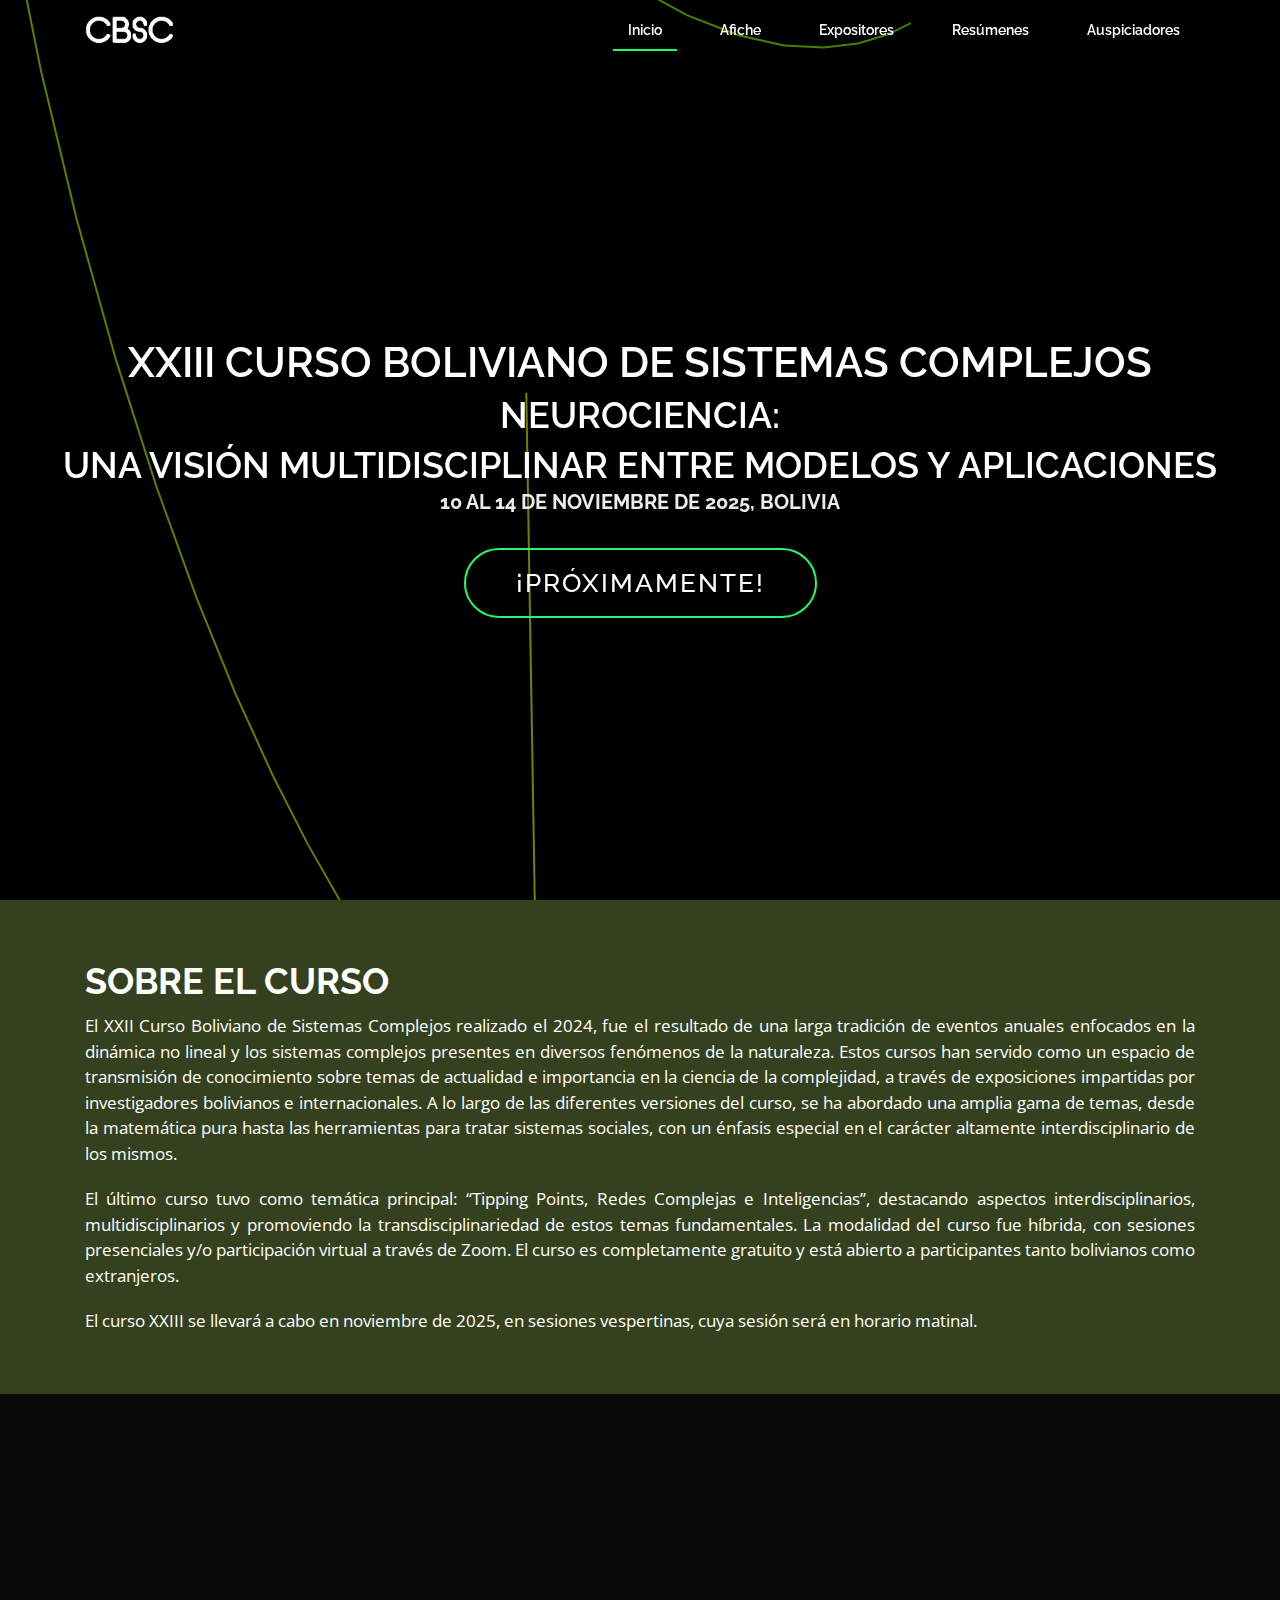
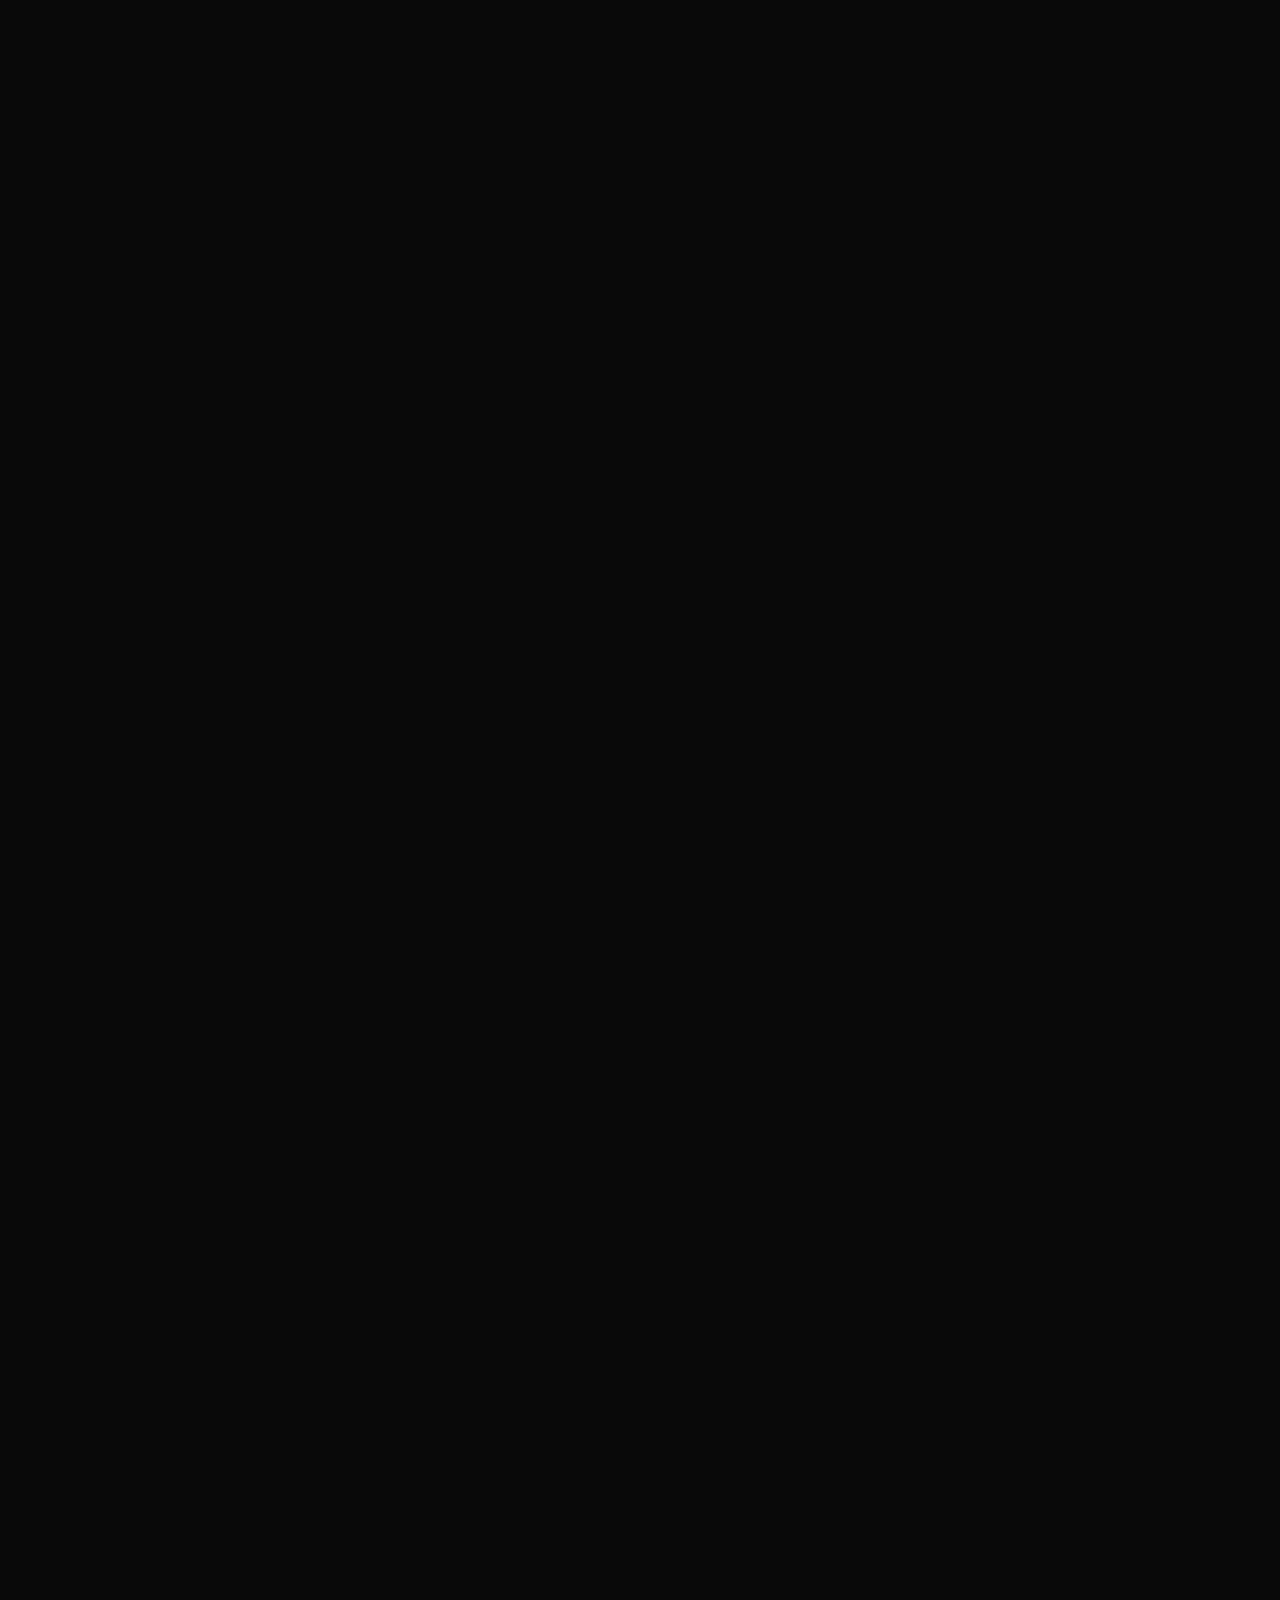
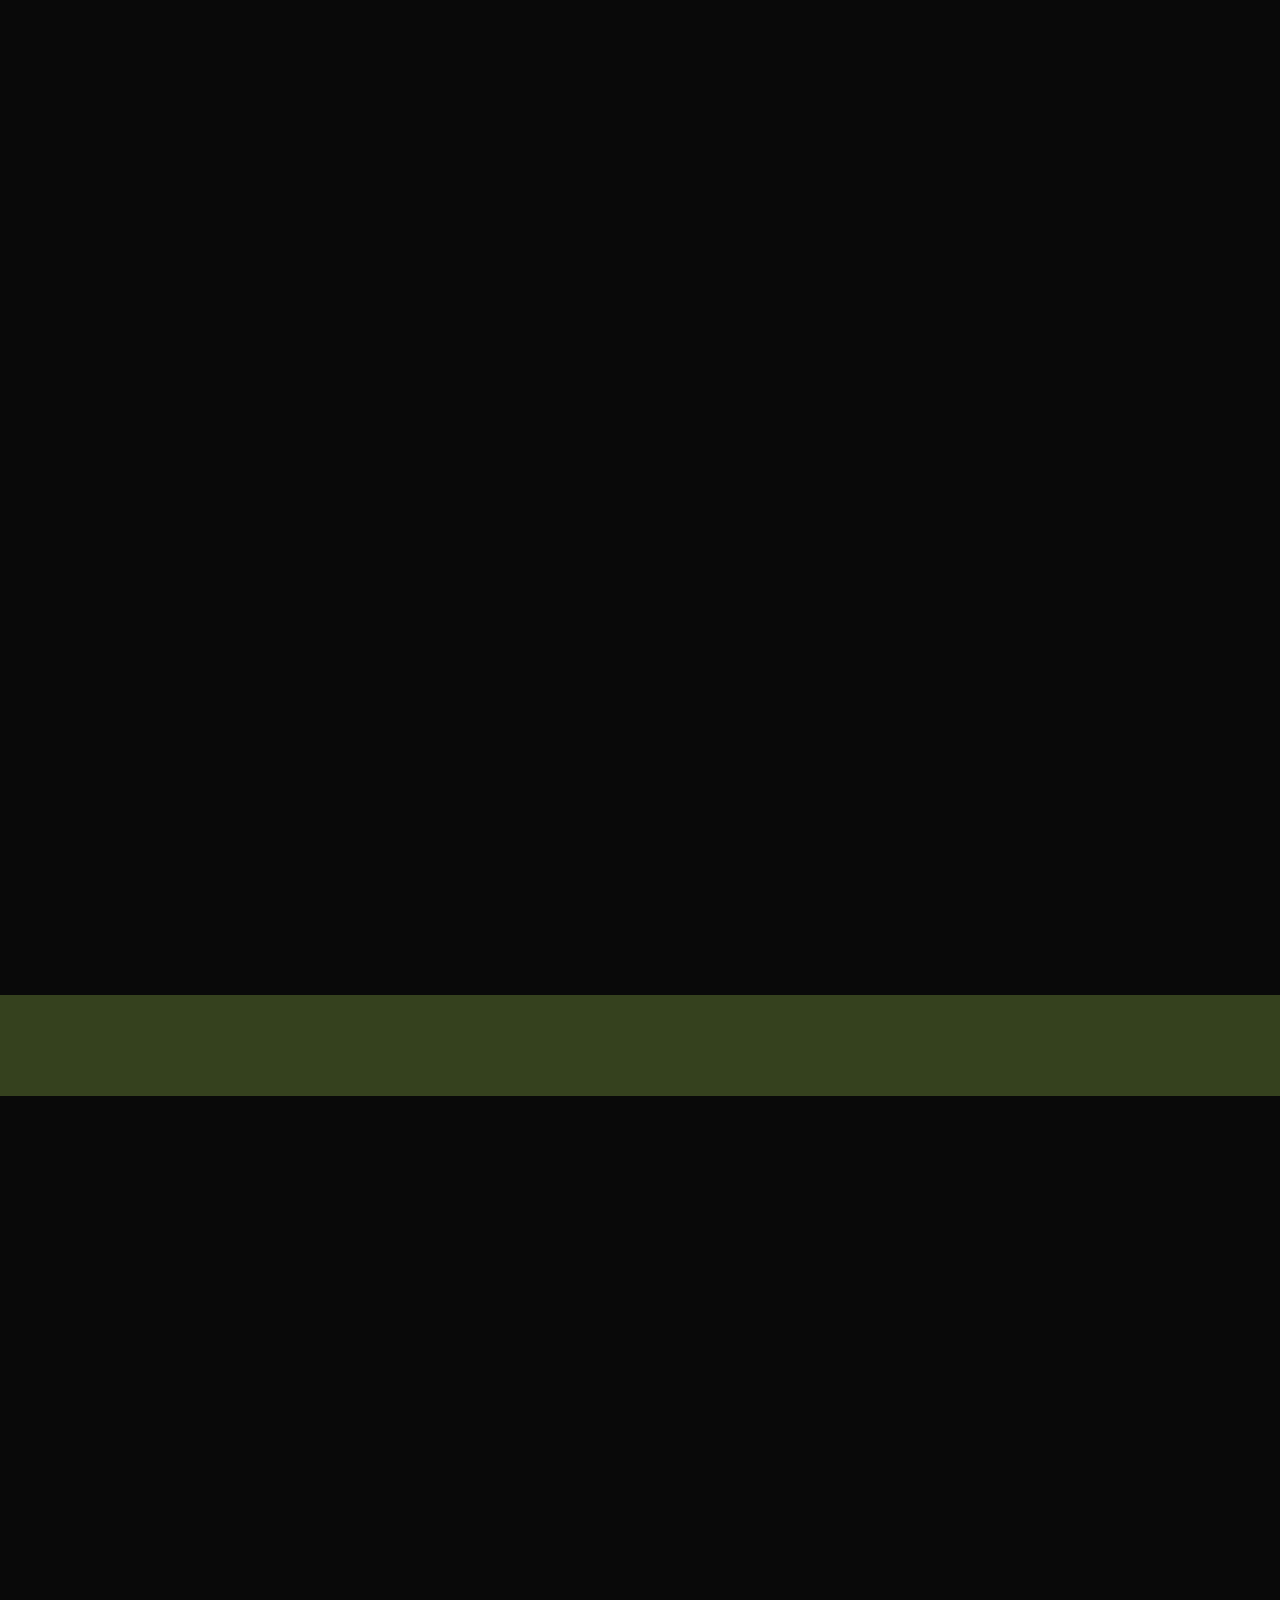
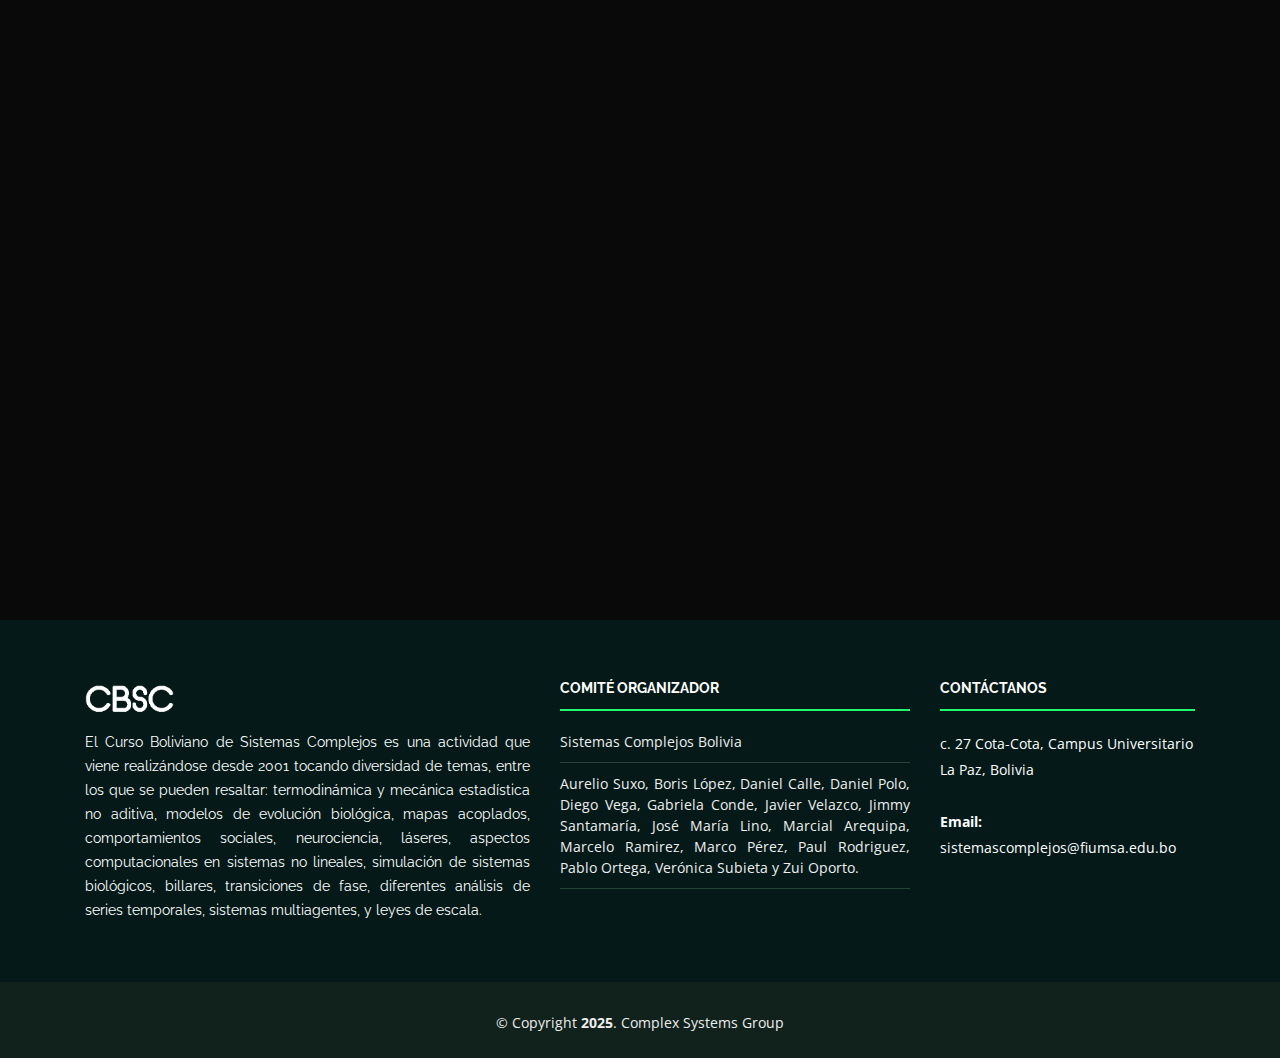
<file: index.html>
<!DOCTYPE html>
<html lang="en">
<head><meta charset="utf-8">
	<title>CBSC</title>
	<meta content="width=device-width, initial-scale=1.0" name="viewport"><meta content="" name="keywords"><meta content="" name="description"><!-- Google Fonts -->
	<link href="https://fonts.googleapis.com/css?family=Open+Sans:300,300i,400,400i,700,700i|Raleway:300,400,500,700,800" rel="stylesheet" /><!-- Bootstrap CSS File -->
	<link href="lib/bootstrap/css/bootstrap.min.css" rel="stylesheet" /><!-- Libraries CSS Files -->
	<link href="lib/font-awesome/css/font-awesome.min.css" rel="stylesheet" />
	<link href="lib/animate/animate.min.css" rel="stylesheet" />
	<link href="lib/venobox/venobox.css" rel="stylesheet" />
	<link href="lib/owlcarousel/assets/owl.carousel.min.css" rel="stylesheet" /><!-- Main Stylesheet File -->
	<link href="css/style.css" rel="stylesheet" />
	<style type="text/css">#intro {
      position: relative;
      width: 100%;
      height: 100vh;
      background: #000;
      overflow: hidden;
    }

    #canvas {
      position: absolute;
      top: 0;
      left: 0;
      width: 100%;
      height: 100%;
    }

    .intro-container {
      position: relative;
      z-index: 1;
    }
	</style>
</head>
<body><!--==========================
  Header
============================-->
<header id="header">
<div class="container header-container">
<div class="pull-left" id="logo"><!-- Uncomment below if you prefer to use a text logo --><!-- <h1><a href="#main">C<span>o</span>nf</a></h1>--><a class="scrollto" href="#intro"><img alt="" src="img/logo.png" title="" /></a></div>

<nav id="nav-menu-container">
<ul class="nav-menu">
	<li class="menu-active"><a href="#intro">Inicio</a></li>
	<!-- <li><a href="#about">About</a></li>-->
	<li><a href="./enconstruccion.html">Afiche</a></li>
	<li><a href="./expositores.html">Expositores</a></li>
<!----	<li><a href="#schedule">Programa</a></li> -->
  <li><a href="./resumenes.html">Res&uacute;menes</a></li>
	<li><a href="#supporters">Auspiciadores</a></li>
<!----  <li><a href="./antecedentes.html">Historia y antecedentes</a></li> -->
	<!-- <li><a href="#contact">Contact</a></li>-->
	<!-- <li class="buy-tickets"><a href="https://forms.gle/CxXmbkWdrWaPfMjq8">Inscripci&oacute;n</a></li> -->
</ul>
</nav>
<!-- #nav-menu-container --></div>
</header>
<!-- #header --><!--==========================
  Intro Section
============================-->
<style type="text/css">.intro-container {
    background: rgba(0, 0, 0, 0.5); 
    padding: 20px; 
    border-radius: 10px; 
  }

  #header {
    background: rgba(0, 0, 0, 0.5); 
    padding: 10px 0; 
    border-radius: 10px; 
  }

  #header .container {
    display: flex;
    align-items: center;
    justify-content: space-between;
  }

  #header #logo img {
    height: 40px; 
  }

  #nav-menu-container {
    flex-grow: 1;
    display: flex;
    justify-content: flex-end;
  }

  #nav-menu-container ul {
    display: flex;
    gap: 20px; 
    list-style: none;
    margin: 0;
    padding: 0;
  }

  #nav-menu-container ul li {
    display: inline-block;
  }

  #nav-menu-container ul li a {
    color: #242424; 
    text-decoration: none;
    padding: 10px 15px;
    border-radius: 5px;
    transition: background 0.3s, color 0.3s;
  }

  #nav-menu-container ul li a:hover {
    background: rgba(255, 255, 255, 0.2); 
    text-decoration: none; 
  }

  #nav-menu-container ul li.menu-active a,
  #nav-menu-container ul li a:focus {
    background: transparent;
    text-decoration: none;
  }

  #nav-menu-container ul li a:link,
  #nav-menu-container ul li a:visited,
  #nav-menu-container ul li a:hover,
  #nav-menu-container ul li a:active,
  #nav-menu-container ul li a:focus {
    text-decoration: none;
    color: #fff; 
  }

  a, a:link, a:visited, a:hover, a:active, a:focus {
    text-decoration: none !important;
    color: inherit;
  }
</style>
<section id="intro"><canvas id="canvas"></canvas>
<div class="intro-container wow fadeIn">
<h1 class="mb-4 pb-0">XXIII Curso Boliviano de Sistemas Complejos<br />

<span class="small-first-word">Neurociencia: </span><br />
<span class="small-subtitle">Una visión multidisciplinar entre modelos y aplicaciones</span></br>

<p class="mb-4 pb-0">10 al 14 de Noviembre de 2025, Bolivia</p>
<!-- <a class="about-btn scrollto" href="https://forms.gle/CxXmbkWdrWaPfMjq8">Inscr&iacute;bete!</a></div> -->
<a class="about-btn scrollto" href="" style="font-size: 26px; padding: 20px 50px; letter-spacing: 2px;">¡Pr&oacute;ximamente!</a>
</section>

<main id="main"><!--==========================
      About Section
    ============================-->
<section id="about">
<div class="container">
<div class="row">
<div class="col-lg-12">
<h2>SOBRE EL CURSO</h2>

<p style="text-align: justify;">El XXII Curso Boliviano de Sistemas Complejos realizado el 2024, fue el resultado de una larga tradici&oacute;n de eventos anuales enfocados en la din&aacute;mica no lineal y los sistemas complejos presentes en diversos fen&oacute;menos de la naturaleza. Estos cursos han servido como un espacio de transmisi&oacute;n de conocimiento sobre temas de actualidad e importancia en la ciencia de la complejidad, a trav&eacute;s de exposiciones impartidas por investigadores bolivianos e internacionales. A lo largo de las diferentes versiones del curso, se ha abordado una amplia gama de temas, desde la matem&aacute;tica pura hasta las herramientas para tratar sistemas sociales, con un &eacute;nfasis especial en el car&aacute;cter altamente interdisciplinario de los mismos.</p>

<p style="text-align: justify;">El &uacute;ltimo curso tuvo como tem&aacute;tica principal: &ldquo;Tipping Points, Redes Complejas e Inteligencias&rdquo;, destacando aspectos interdisciplinarios, multidisciplinarios y promoviendo la transdisciplinariedad de estos temas fundamentales. La modalidad del curso fue h&iacute;brida, con sesiones presenciales y/o participaci&oacute;n virtual a trav&eacute;s de Zoom. El curso es completamente gratuito y est&aacute; abierto a participantes tanto bolivianos como extranjeros.

<p>El curso XXIII se llevar&aacute; a cabo en noviembre de 2025, en sesiones vespertinas, cuya sesi&oacute;n ser&aacute; en horario matinal.</p>

<p></p>
<!-- </div>
          <div class="col-lg-3">
            <h3>¿Dónde?</h3>
            <p>La Paz, Bolivia</p>
          </div>
          <div class="col-lg-3">
            <h3>¿Cuando?</h3>
            <p>Del 22 al 26 Noviembre<br></p>
          </div>
        </div>--></div>
</div>
</div>
</section>
<!--==========================
  Speakers Section
===========================-->

<section class="section-with-bg" id="speakers">
<div class="container wow fadeInUp">
<div class="section-header text-center">
<h2>Expositores para el CBSC 2025</h2>
</div>

<div class="mx-auto" style="max-width: 600px;">
<div class="row speaker-item">
<div class="col-md-12">
<h4><a class="speaker-link" href="expositores.html#frederic">🇧🇪 Fr&eacute;d&eacute;ric Crevecoeur</a></h4>

<p>Universit&eacute; Catholique de Louvain-la-Neuve</p>
</div>
</div>

<div class="row speaker-item">
<div class="col-md-12">
<h4><a class="speaker-link" href="expositores.html#sabrina">🇦🇷 Sabrina Camargo</a></h4>

<p>Universidad Nacional San Mart&iacute;n</p>
</div>
</div>

<div class="row speaker-item">
<div class="col-md-12">
<h4><a class="speaker-link" href="expositores.html#mauro">🇧🇷 Mauro Copelli</a></h4>

<p>Universidade Federal de Pernambuco</p>
</div>
</div>

<div class="row speaker-item">
<div class="col-md-12">
<h4><a class="speaker-link" href="expositores.html#pedro">🇧🇷 Pedro Carelli</a></h4>

<p>Universidade Federal de Pernambuco</p>
</div>
</div>

<div class="row speaker-item">
<div class="col-md-12">
<h4><a class="speaker-link" href="expositores.html#sergio">🇧🇷 Sergio Callejas</a></h4>

<p>Universidade Federal de Pernambuco</p>
</div>
</div>

<div class="row speaker-item">
<div class="col-md-12">
<h4><a class="speaker-link" href="expositores.html#gabriela">🇧🇴 🇧🇷 Gabriela Conde</a></h4>

<p>Grupo de Sistemas Complejos &amp; Instituto Nacional de Pesquisas Espaciais</p>
</div>
</div>

<div class="row speaker-item">
<div class="col-md-12">
<h4><a class="speaker-link" href="expositores.html#sissi">🇧🇴 Sissi Gryzbowski</a></h4>

<p>LINSCINA &ndash; Universidad Mayor de San Andr&eacute;s</p>
</div>
</div>

<div class="row speaker-item">
<div class="col-md-12">
<h4><a class="speaker-link" href="expositores.html#javier">🇧🇴 Javier Velasco</a></h4>

<p> Universidad T&eacute;cnica de Oruro</p>
</div>
</div>

<div class="row speaker-item">
<div class="col-md-12">
<h4><a class="speaker-link" href="expositores.html#kevin">🇧🇴 Kevin Iglesias</a></h4>

<p>Ministerio de Educaci&oacute;n</p>
</div>
</div>

<div class="row speaker-item">
<div class="col-md-12">
<h4><a class="speaker-link" href="expositores.html#pablo">🇧🇴 Pablo Ortega Perales</a></h4>

<p>Universidad Mayor de San Andr&eacute;s</p>
</div>
</div>

<div class="row speaker-item">
<div class="col-md-12">
<h4><a class="speaker-link" href="expositores.html#francisco">🇲🇽 Francisco Fernández De Miguel</a></h4>

<p>Universidad Nacional Aut&oacute;noma de M&eacute;xico</p>
</div>
</div>


<div class="row speaker-item">
<div class="col-md-12">
<h4><a class="speaker-link" href="expositores.html#marcelo">🇧🇴 🇧🇪 Marcelo Ramirez</a></h4>

<p>IIF &ndash; LINSCINA &ndash; UMSA &amp; naXys &ndash; UNamur</p>

</div>
</div>
</div>
</div>
</section>
<!--==========================
  Moderators Section
===========================-->

<section class="section-with-bg" id="speakers">
<div class="container wow fadeInUp">
<div class="section-header text-center">
<h2>Moderadores del panel de discusi&oacute;n</h2>
</div>

<div class="mx-auto" style="max-width: 600px;">
<div class="row speaker-item">
<div class="col-md-12">
<h4><a class="speaker-link" href="expositores.html#franklin">🇧🇴 Franklin Ernesto Jurado</a></h4>

<p>Universidad T&eacute;cnica de Oruro</p>
</div>
</div>

<div class="row speaker-item">
<div class="col-md-12">
<h4><a class="speaker-link" href="expositores.html#zui">🇧🇴 Zui Oporto Almaraz</a></h4>

<p>IIF &ndash; Universidad Mayor de San Andr&eacute;s</p>
</div>
</div>
</div>
</div>
</section>
<!--==========================
  Programa del evento (Schedule Section)
===========================-->

<section class="section-with-bg" id="schedule">
<div class="container wow fadeInUp">
<div class="section-header">
<h2>Programa del curso 2024</h2>
</div>

<ul class="nav nav-tabs" role="tablist">
	<li class="nav-item"><a class="nav-link active" data-toggle="tab" href="#day-1" role="tab">11 de Noviembre</a></li>
	<li class="nav-item"><a class="nav-link" data-toggle="tab" href="#day-2" role="tab">12 de Noviembre</a></li>
	<li class="nav-item"><a class="nav-link" data-toggle="tab" href="#day-3" role="tab">13 de Noviembre</a></li>
	<li class="nav-item"><a class="nav-link" data-toggle="tab" href="#day-4" role="tab">14 de Noviembre</a></li>
</ul>

<div class="tab-content row justify-content-center"><!-- Día 1 -->
<div class="col-lg-9 tab-pane fade show active" id="day-1" role="tabpanel">
<div class="row schedule-item">
<div class="col-md-2"><time>14:00 -- 14:15 </time></div>

<div class="col-md-10">
<h4>Acto de inauguraci&oacute;n</h4>
</div>
</div>

<div class="row schedule-item">
<div class="col-md-2"><time>14:15 -- 14:45</time></div>

<div class="col-md-10">
<h4>Gabriela Conde</h4>

<p>El grupo de sistemas complejos y la historia del curso boliviano de sistemas complejos</p>
</div>
</div>

<div class="row schedule-item">
<div class="col-md-2"><time>14:45 -- 15:30</time></div>

<div class="col-md-10">
<h4>Miguel Sanju&aacute;n</h4>

<p>Din&aacute;mica no lineal, teor&iacute;a del caos y sistemas complejos: interdisciplinaridad en ciencia e ingenier&iacute;a desde una perspectiva hist&oacute;rica</p>
</div>
</div>

<div class="row schedule-item">
<div class="col-md-2"><time>15:30 -- 16:00</time></div>

<div class="col-md-10">
<h4>Caf&eacute; inaugural</h4>

<p>(Momento informal de conversaci&oacute;n entre los participantes)</p>
</div>
</div>
</div>
<!-- Día 2 -->

<div class="col-lg-9 tab-pane fade" id="day-2" role="tabpanel">
<div class="row schedule-item">
<div class="col-md-2"><time>14:00 -- 14:45</time></div>

<div class="col-md-10">
<h4>Silvio Ferreira</h4>

<p>Modelos de propagaci&oacute;n en redes complejas</p>
</div>
</div>

<div class="row schedule-item">
<div class="col-md-2"><time>14:45 -- 15:30</time></div>

<div class="col-md-10">
<h4>Fabiana Laguna</h4>

<p>Modelado matem&aacute;tico de redes ecol&oacute;gicas complejas: un enfoque interdisciplinar</p>
</div>
</div>

<div class="row schedule-item">
<div class="col-md-2"><time>15:30 -- 15:45</time></div>

<div class="col-md-10">
<h4>Pausa</h4>
</div>
</div>

<div class="row schedule-item">
<div class="col-md-2"><time>15:45 -- 16:30</time></div>

<div class="col-md-10">
<h4>Sergio Rubin</h4>

<p>Genealogia historica de los tipping points</p>
</div>
</div>
</div>
<!-- Día 3 -->

<div class="col-lg-9 tab-pane fade" id="day-3" role="tabpanel">
<div class="row schedule-item">
<div class="col-md-2"><time>10:00 -- 10:45</time></div>

<div class="col-md-10">
<h4>Syamal Dana</h4>

<p>Tipping phenomena in ecological systems under forcing</p>
</div>
</div>

<div class="row schedule-item">
<div class="col-md-2"><time>10:45 -- 11:30</time></div>

<div class="col-md-10">
<h4>Marcelo Ramirez</h4>

<p>Tipping points, multiestabilidad y control</p>
</div>
</div>

<div class="row schedule-item">
<div class="col-md-2"><time>11:45-- 12:00</time></div>

<div class="col-md-10">
<h4>Pausa</h4>
</div>
</div>

<div class="row schedule-item">
<div class="col-md-2"><time>12:00-- 12:45</time></div>

<div class="col-md-10">
<h4>Lucas Lozada</h4>

<p>Tipping points en el sistema clim&aacute;tico</p>
</div>
</div>
</div>
<!-- Día 4 -->

<div class="col-lg-9 tab-pane fade" id="day-4" role="tabpanel">
<div class="row schedule-item">
<div class="col-md-2"><time>14:00 -- 14:20</time></div>

<div class="col-md-10">
<h4>Sissi Gryzbowski</h4>

<p>La inteligencia desde la perspectiva de la psicolog&iacute;a</p>
</div>
</div>

<div class="row schedule-item">
<div class="col-md-2"><time>14:20 -- 14:40</time></div>

<div class="col-md-10">
<h4>Jimmy Santamar&iacute;a</h4>

<p>Demostraciones asistidas por computador e inteligencia artificial en la matem&aacute;tica contempor&aacute;nea</p>
</div>
</div>

<div class="row schedule-item">
<div class="col-md-2"><time>14:40 -- 15:00</time></div>

<div class="col-md-10">
<h4>Juan Pablo Crespo</h4>

<p>Inteligencia artificial en el procesamiento de lenguaje</p>
</div>
</div>

<div class="row schedule-item">
<div class="col-md-2"><time>15:00 -- 15:20</time></div>

<div class="col-md-10">
<h4>Sergio Rubin</h4>

<p>Autopoiesis y complejidad</p>
</div>
</div>

<div class="row schedule-item">
<div class="col-md-2"><time>15:20 -- 15:50</time></div>

<div class="col-md-10">
<h4>Pausa</h4>

<p>Un tiempo para que los participantes puedan preparar sus preguntas</p>
</div>
</div>

<div class="row schedule-item">
<div class="col-md-2"><time>15:50 -- 17:30</time></div>

<div class="col-md-10">
<h4>Panel de discusi&oacute;n</h4>
</div>
</div>

<div class="row schedule-item">
<div class="col-md-2"><time>17:30</time></div>

<div class="col-md-10">
<h4>Acto de Clausura</h4>
</div>
</div>
</div>
</div>
</div>
</section>
<!--==========================
      Detalles del evento
    ============================-->

<section id="about">
<div class="container">
<div class="row">
<div class="col-lg-12">
<!--<h2>Detalles del Curso</h2>

<p style="text-align: justify;">El acceso a las sesiones del curso mediante Zoom estar&aacute; reservado &uacute;nicamente a los participantes inscritos, dado que el cupo es limitado. Los inscritos recibir&aacute;n sus claves de ingreso por correo electr&oacute;nico y podr&aacute;n unirse a un grupo de WhatsApp para resolver cualquier duda con los organizadores. Para quienes no se hayan inscrito, todas las exposiciones podr&aacute;n seguirse a trav&eacute;s del canal de YouTube, permitiendo que m&aacute;s personas accedan a las charlas.<br />
El &uacute;ltimo d&iacute;a del curso estar&aacute; dedicado al tema de Inteligencias y culminar&aacute; en un panel de discusi&oacute;n. Durante esta sesi&oacute;n final, los participantes inscritos podr&aacute;n formular preguntas y expresar opiniones sobre las exposiciones, facilitando una interacci&oacute;n activa con los expositores durante la pausa. De esta manera, se promover&aacute; un intercambio de ideas en torno al tema del panel, permitiendo una experiencia de participaci&oacute;n y reflexi&oacute;n compartida.<br />
Para esta versi&oacute;n del curso, las personas inscritas podr&aacute;n optar por un certificado de participaci&oacute;n si cumplen con al menos 8 horas de asistencia.</p>--> 
<!-- </div>
          <div class="col-lg-3">
            <h3>¿Dónde?</h3>
            <p>La Paz, Bolivia</p>
          </div>
          <div class="col-lg-3">
            <h3>¿Cuando?</h3>
            <p>Del 22 al 26 Noviembre<br></p>
          </div>
        </div>--></div>
</div>
</div>
</section>
<!--==========================
  Sponsors Section
===========================-->

<section class="section-with-bg wow fadeInUp" id="supporters">
  <div class="container">
    <div class="section-header">
      <h2>Auspiciadores</h2>
    </div>

    <div class="row no-gutters supporters-wrap clearfix">
      <div class="col-lg-2 col-md-4 col-xs-6">
        <div class="supporter-logo" style="padding: 10px;">
          <img alt="UMSA" class="img-fluid" src="img/supporters/logos/umsa.png" style="width: 100px; height: auto;" />
          <div class="institution-name">Universidad Mayor de San Andrés</div>
        </div>
      </div>

      <div class="col-lg-2 col-md-4 col-xs-6">
        <div class="supporter-logo" style="padding: 10px;">
          <img alt="FCPN" class="img-fluid" src="img/supporters/logos/fcpn_03.png" style="width: 100px; height: auto;" />
          <div class="institution-name">Facultad de Ciencias Puras y Naturales</div>
        </div>
      </div>

      <div class="col-lg-2 col-md-4 col-xs-6">
        <div class="supporter-logo" style="padding: 10px;">
          <img alt="IIF" class="img-fluid" src="img/supporters/logos/iif.png" style="width: 100px; height: auto;" />
          <div class="institution-name">Instituto de Investigaciones Físicas</div>
        </div>
      </div>

      <div class="col-lg-2 col-md-4 col-xs-6">
        <div class="supporter-logo" style="padding: 10px;">
          <img alt="Carrera de Física" class="img-fluid" src="img/supporters/logos/fisica_06.png" style="width: 100px; height: auto;" />
          <div class="institution-name">Carrera de Física</div>
        </div>
      </div>

      <div class="col-lg-2 col-md-4 col-xs-6">
        <div class="supporter-logo" style="padding: 10px;">
          <img alt="IIMAT" class="img-fluid" src="img/supporters/logos/my-image.png" style="width: 100px; height: auto;" />
          <div class="institution-name">Instituto de Investigación Matemática</div>
        </div>
      </div>

      <div class="col-lg-2 col-md-4 col-xs-6">
        <div class="supporter-logo" style="padding: 10px;">
          <img alt="PMS" class="img-fluid" src="img/supporters/logos/pms_01.png" style="width: 100px; height: auto;" />
          <div class="institution-name">Planetario Max Schreier</div>
        </div>
      </div>

      <div class="col-lg-2 col-md-4 col-xs-6">
        <div class="supporter-logo" style="padding: 10px;">
          <img alt="UTO" class="img-fluid" src="img/supporters/logos/uto.png" style="width: 100px; height: auto;" />
          <div class="institution-name">Universidad Técnica de Oruro (UTO)</div>
        </div>
      </div>

      <div class="col-lg-2 col-md-4 col-xs-6">
        <div class="supporter-logo" style="padding: 10px;">
          <img alt="FNI-UTO" class="img-fluid" src="img/supporters/logos/fni_uto.png" style="width: 100px; height: auto;" />
          <div class="institution-name">Facultad Nacional de Ingeniería - UTO</div>
        </div>
      </div>

      <div class="col-lg-2 col-md-4 col-xs-6">
        <div class="supporter-logo" style="padding: 10px;">
          <img alt="FNI Física" class="img-fluid" src="img/supporters/logos/FNI_fisica.png" style="width: 100px; height: auto;" />
          <div class="institution-name">Facultad Nacional de Ingeniería - Departamento de Física</div>
        </div>
      </div>

      <div class="col-lg-2 col-md-4 col-xs-6">
        <div class="supporter-logo" style="padding: 10px;">
          <img alt="CIMEM" class="img-fluid" src="img/supporters/logos/CIMEM-UTO.png" style="width: 100px; height: auto;" />
          <div class="institution-name">UTO - CIMEM</div>
        </div>
      </div>

      <div class="col-lg-2 col-md-4 col-xs-6">
        <div class="supporter-logo" style="padding: 10px;">
          <img alt="SOBOFI" class="img-fluid" src="img/supporters/logos/sobofi.png" style="width: 100px; height: auto;" />
          <div class="institution-name">Sociedad Boliviana de Física</div>
        </div>
      </div>

      <div class="col-lg-2 col-md-4 col-xs-6">
        <div class="supporter-logo" style="padding: 10px;">
          <img alt="Sistemas Complejos" class="img-fluid" src="img/supporters/logos/sc_01.png" style="width: 100px; height: auto;" />
          <div class="institution-name">Grupo Sistemas Complejos</div>
        </div>
      </div>
    </div>
  </div>
</section>
<!--==========================
    Footer
  ============================-->

<footer id="footer">
<div class="footer-top">
<div class="container">
<div class="row">
<div class="col-lg-5 col-md-10 footer-info"><img alt="TheEvenet" src="img/logo.png" />
<p style="text-align: justify;">El Curso Boliviano de Sistemas Complejos es una actividad que viene realiz&aacute;ndose desde 2001 tocando diversidad de temas, entre los que se pueden resaltar: termodin&aacute;mica y mec&aacute;nica estad&iacute;stica no aditiva, modelos de evoluci&oacute;n biol&oacute;gica, mapas acoplados, comportamientos sociales, neurociencia, l&aacute;seres, aspectos computacionales en sistemas no lineales, simulaci&oacute;n de sistemas biol&oacute;gicos, billares, transiciones de fase, diferentes an&aacute;lisis de series temporales, sistemas multiagentes, y leyes de escala.</p>
</div>

<div class="col-lg-4 col-md-6 footer-links">
<h4>COMIT&Eacute; ORGANIZADOR</h4>

<ul style="text-align: justify;">
	<li><a href="http://www.fiumsa.edu.bo/iif/gsc/home.html">Sistemas Complejos Bolivia</a></li>
	<li>Aurelio Suxo, Boris L&oacute;pez, Daniel Calle, Daniel Polo, Diego Vega, Gabriela Conde, Javier Velazco, Jimmy Santamar&iacute;a, Jos&eacute; Mar&iacute;a Lino, Marcial Arequipa, Marcelo Ramirez, Marco P&eacute;rez, Paul Rodriguez, Pablo Ortega, Ver&oacute;nica Subieta y Zui Oporto.</li>
</ul>
</div>

<div class="col-lg-3 col-md-6 footer-contact">
<h4>Cont&aacute;ctanos</h4>

<p>c. 27 Cota-Cota, Campus Universitario<br />
La Paz, Bolivia<br />
<br />
<!-- <strong>Phone:</strong> +1 5589 55488 55<br>--> <strong>Email:</strong> sistemascomplejos@fiumsa.edu.bo</p>

<div class="social-links"><!--  <a href="#" class="twitter"><i class="fa fa-twitter"></i></a>--><!-- <a href="#" class="google-plus"><i class="fa fa-google-plus"></i></a>--><!-- <a href="#" class="linkedin"><i class="fa fa-linkedin"></i></a>--></div>
</div>
</div>
</div>
</div>

<div class="container">
<div class="copyright">&copy; Copyright <strong>2025</strong>. Complex Systems Group</div>

<div class="credits"><!--
          All the links in the footer should remain intact.
          You can delete the links only if you purchased the pro version.
          Licensing information: https://bootstrapmade.com/license/
          Purchase the pro version with working PHP/AJAX contact form: https://bootstrapmade.com/buy/?theme=TheEvent

        Designed by <a href="https://bootstrapmade.com/">BootstrapMade</a>--></div>
</div>
</footer>
<!-- #footer --><!-- JavaScript Libraries --><script src="lib/jquery/jquery.min.js"></script><script src="lib/jquery/jquery-migrate.min.js"></script><script src="lib/bootstrap/js/bootstrap.bundle.min.js"></script><script src="lib/easing/easing.min.js"></script><script src="lib/superfish/hoverIntent.js"></script><script src="lib/superfish/superfish.min.js"></script><script src="lib/wow/wow.min.js"></script><script src="lib/venobox/venobox.min.js"></script><script src="lib/owlcarousel/owl.carousel.min.js"></script><!-- Contact Form JavaScript File --><script src="contactform/contactform.js"></script><!-- Template Main Javascript File --><script src="js/main.js"></script><!-- Script para el Atractor de Lorenz --><script>
document.addEventListener("DOMContentLoaded", function() {
    const canvas = document.getElementById('canvas');
    const ctx = canvas.getContext('2d');
    // Ajustar el tamaño del canvas al tamaño de la ventana del navegador
    canvas.width = window.innerWidth;
    canvas.height = window.innerHeight;

    const sigma = 10;
    const rho = 28;
    const beta = 8 / 3;
    const dt = 0.01;
    const scale = 30; // Aumentar el tamaño del gráfico

    function getRandom(min, max) {
        return Math.random() * (max - min) + min;
    }

    let x = getRandom(-5.0, 5.0); 
    let y = getRandom(-5.0, 5.0); 
    let z = getRandom(-5.0, 5.0); 

    ctx.fillStyle = 'rgba(0, 0, 0, 1)';
    ctx.fillRect(0, 0, canvas.width, canvas.height);

    let prevX = canvas.width / 2 + x * scale;
    let prevY = canvas.height / 2 + z * scale; 

    let hue = 60 + Math.random() * 180;

    let stopDrawing = false;

    const minHue = 60;   // Amarillo
    const midHue = 120;  // Verde
    const maxHue = 240;  // Azul
    let hueDirection = 1;  // Controla si el hue sube o baja

    function draw() {
        if (stopDrawing) return;

        const dx = sigma * (y - x) * dt;
        const dy = (x * (rho - z) - y) * dt;
        const dz = (x * y - beta * z) * dt;
        x += dx;
        y += dy;
        z += dz;


        const newX = canvas.width / 2 + x * scale;
        const newY = canvas.height / 2 + 650 - z * scale; 
        
        
        hue += 0.5 * hueDirection;

        // Cambia la dirección de la transición suavemente en los límites definidos
        if (hue >= maxHue || hue <= minHue) hueDirection *= -1;

        const color = `hsl(${hue}, 100%, 50%)`;

        ctx.strokeStyle = color;
        ctx.lineWidth = 2; 
        ctx.beginPath();
        ctx.moveTo(prevX, prevY);
        ctx.lineTo(newX, newY);
        ctx.stroke();

        prevX = newX;
        prevY = newY;

        requestAnimationFrame(draw);
    }


    draw();

    const tiempoLimite = 50000;
    setTimeout(function() {
        stopDrawing = true;
    }, tiempoLimite);
});
    </script></main>
</body>
</html>
</file>
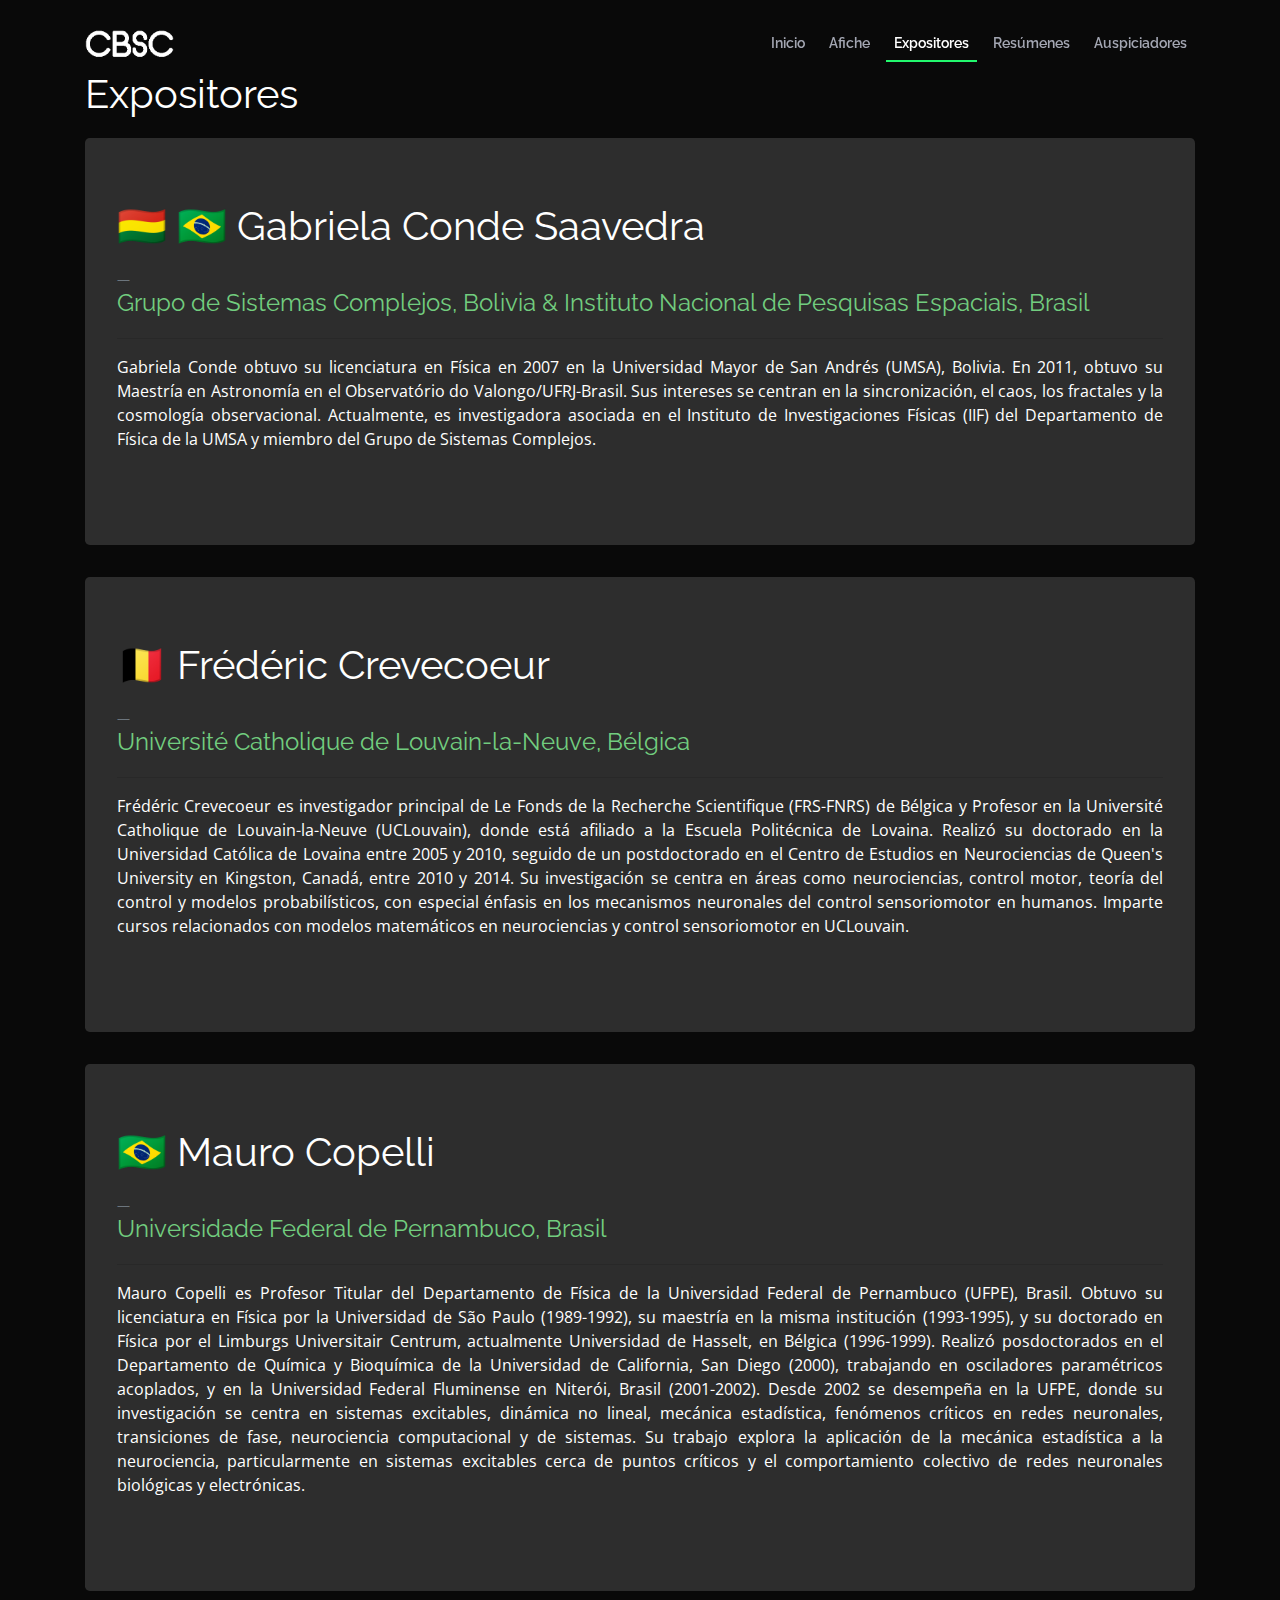
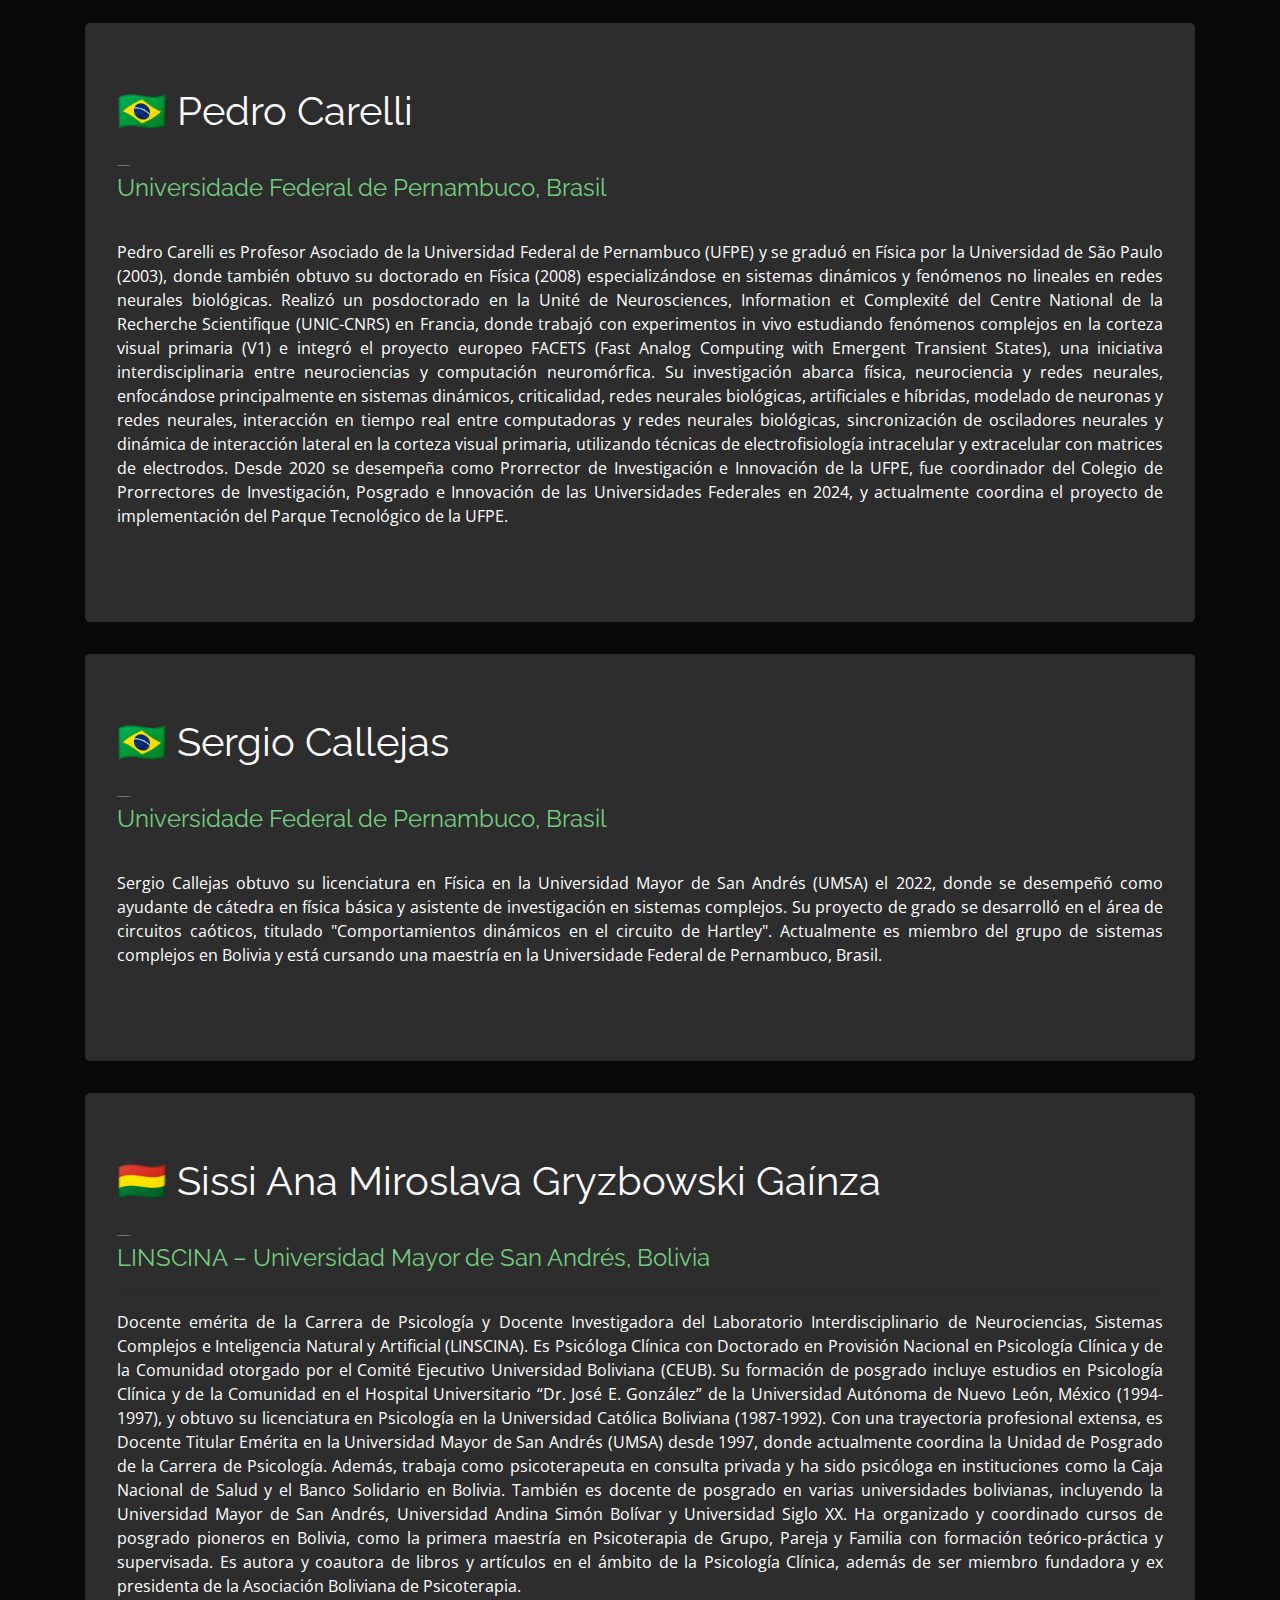
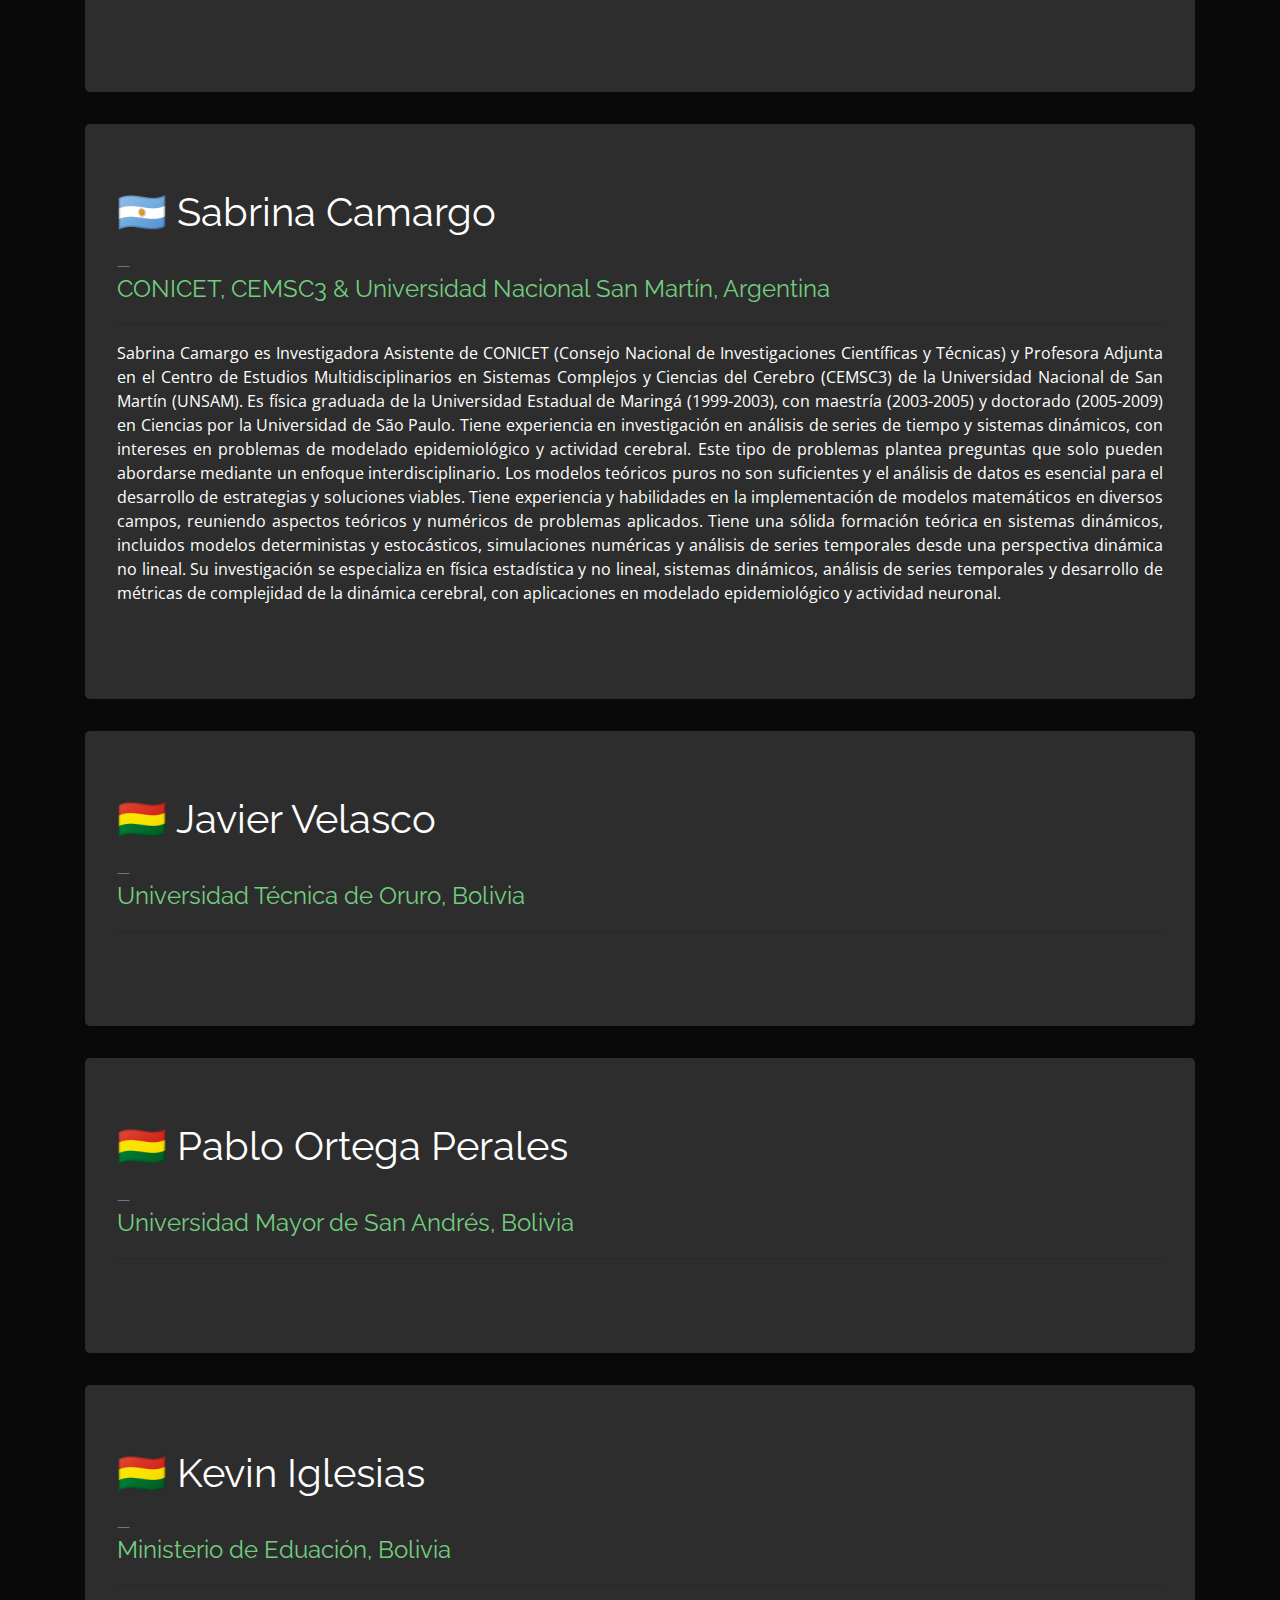
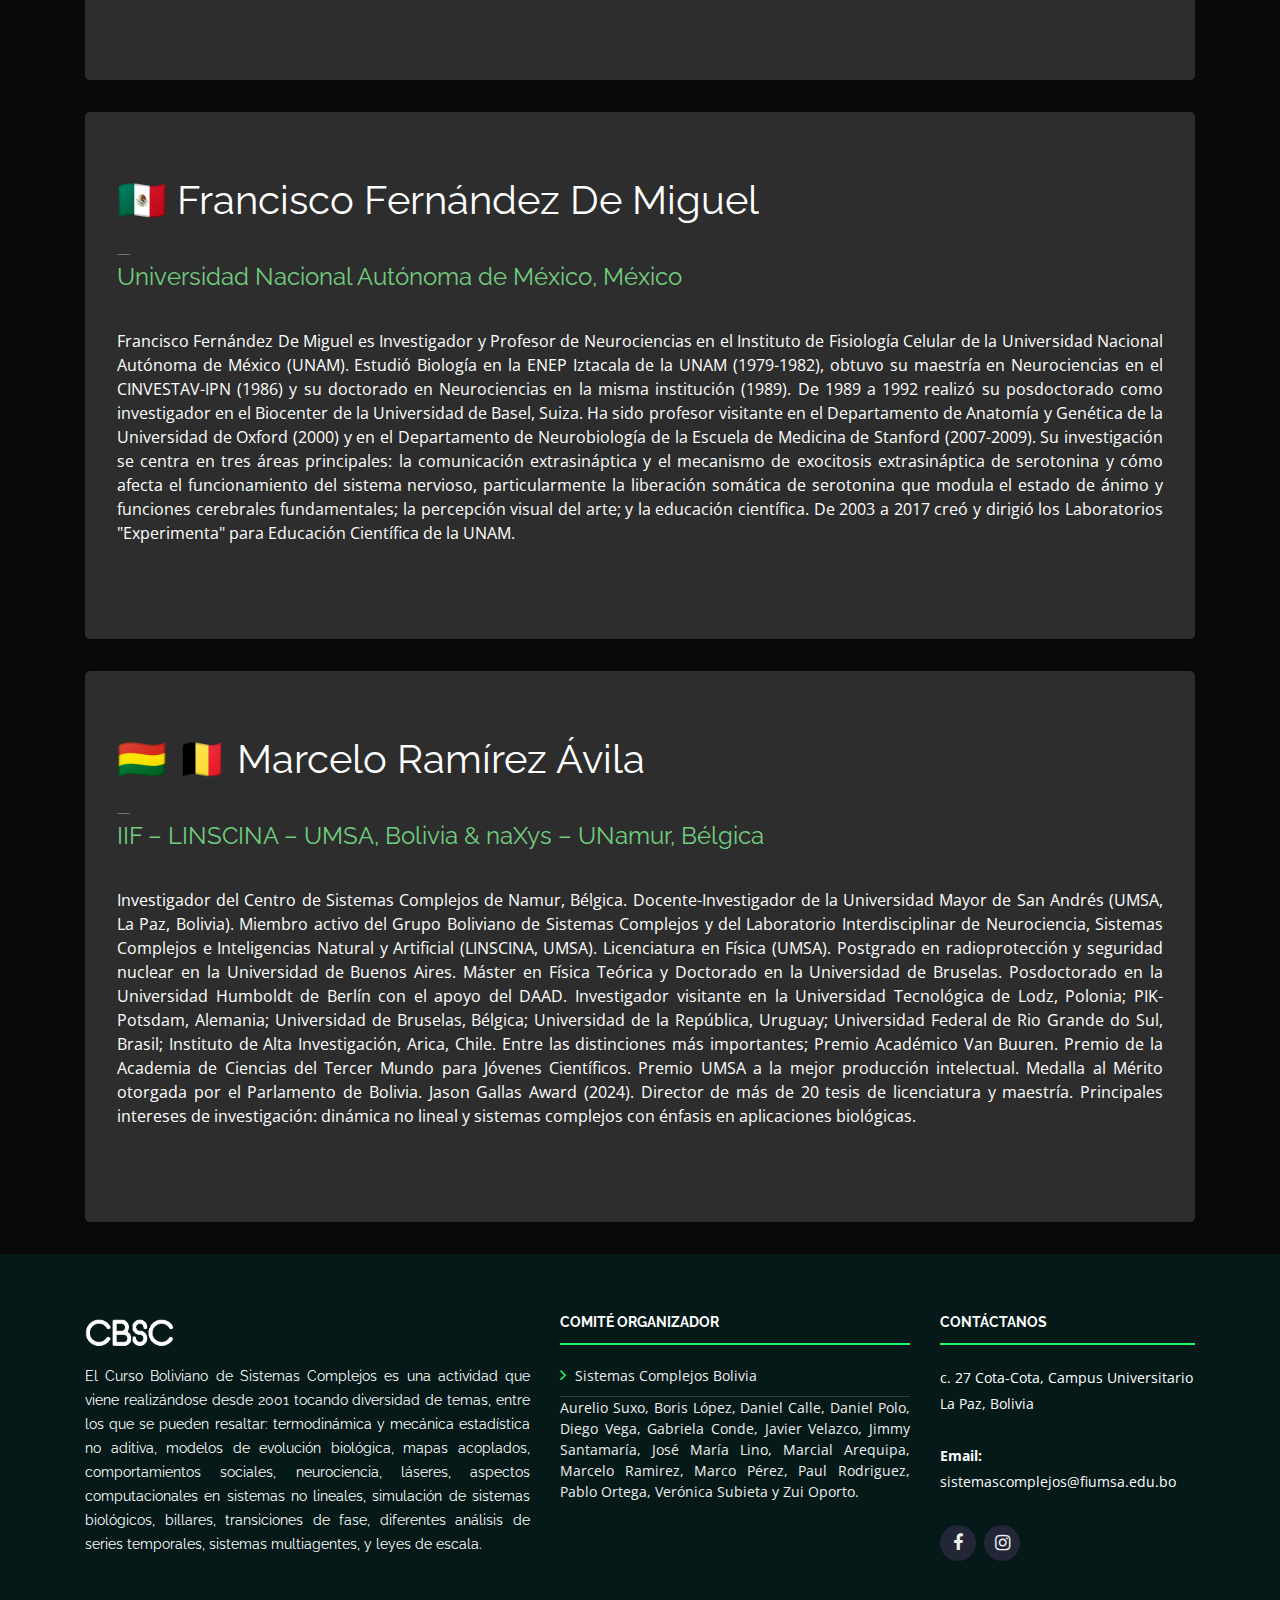
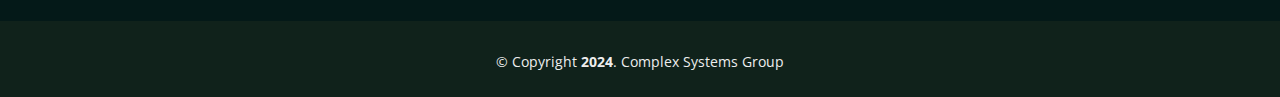
<file: expositores.html>
<!DOCTYPE html>
<html lang="en">

<head>
  <meta charset="utf-8">
  <title>CBSC</title>
  <meta content="width=device-width, initial-scale=1.0" name="viewport">
  <meta content="" name="keywords">
  <meta content="" name="description">

  <!-- Google Fonts -->
  <link href="https://fonts.googleapis.com/css?family=Open+Sans:300,300i,400,400i,700,700i|Raleway:300,400,500,700,800" rel="stylesheet">

  <!-- Bootstrap CSS File -->
  <link href="lib/bootstrap/css/bootstrap.min.css" rel="stylesheet">
  <link href="lib/font-awesome/css/font-awesome.min.css" rel="stylesheet">
  <link href="lib/animate/animate.min.css" rel="stylesheet">
  <link href="lib/venobox/venobox.css" rel="stylesheet">
  <link href="lib/owlcarousel/assets/owl.carousel.min.css" rel="stylesheet">

  <!-- Main Stylesheet File -->
  <link href="css/style.css" rel="stylesheet">

</head>

<body>

  <script>
    function typeWriterEffect(elementId, message, speed) {
      let index = 0;
      let isDeleting = false; 
      const element = document.getElementById(elementId);
  
      function typeWriter() {
        if (!isDeleting && index < message.length) {
          element.textContent += message.charAt(index);
          index++;
          setTimeout(typeWriter, speed);
        } else if (isDeleting && index > 0) {
          element.textContent = message.substring(0, index - 1);
          index--;
          setTimeout(typeWriter, speed / 2); 
        } else if (!isDeleting && index === message.length) {
          setTimeout(() => isDeleting = true, 1000);
          setTimeout(typeWriter, speed);
        } else if (isDeleting && index === 0) {
          isDeleting = false;
          setTimeout(typeWriter, speed);
        }
      }
      typeWriter();
    }
  
    window.onload = function() {
      typeWriterEffect("typing-expositor-sergio", "Recopilando información del expositor.", 100);
      typeWriterEffect("typing-expositor-marcelo", "Recopilando información del expositor.", 100);
      typeWriterEffect("typing-expositor-lucas", "Recopilando información del expositor.", 100);
      typeWriterEffect("typing-expositor-sissi", "Recopilando información del expositor.", 100);
      typeWriterEffect("typing-expositor-jimmy", "Recopilando información del expositor.", 100); // Añadido para Sissi
    };
  </script>
  
  

  <header id="header">
    <div class="container">
      <div id="logo" class="pull-left">
        <a href="index.html#intro" class="scrollto"><img src="img/logo.png" alt="" title=""></a>
      </div>

      <nav id="nav-menu-container">
        <ul class="nav-menu">
          <li><a href="index.html">Inicio</a></li>
          <!-- <li><a href="#about">About</a></li>-->
          <li><a href="./enconstruccion.html">Afiche</a></li>
          <li class="menu-active"><a href="./resumenes.html">Expositores</a></li>
          <!----	<li><a href="index.html#schedule">Programa</a></li> -->
          <li><a href="./resumenes.html">Resúmenes</a></li>
          <li><a href="index.html#supporters">Auspiciadores</a></li>
          <!-- <li><a href="#contact">Contact</a></li>-->
          <!-- <li class="buy-tickets"><a href="https://forms.gle/CxXmbkWdrWaPfMjq8">Inscripci&oacute;n</a></li> -->
          </li>
        </ul>
      </nav>
    </div>
  </header>

  <main id="main" class="main-page">
    <section class="container seccion">
      <h1>Expositores</h1>
    </section>

<section id="gabriela" class="container seccion">
  <div class="jumbotron">
    <div class="row">
      <div class="col-12"> <!-- Cambia la clase para que el texto ocupe todo el ancho -->
        <h1>🇧🇴 🇧🇷 Gabriela Conde Saavedra</h1>
        <footer class="blockquote-footer"><h4 class="autor">Grupo de Sistemas Complejos, Bolivia & Instituto Nacional de Pesquisas Espaciais, Brasil</h4></footer>
        <hr class="my-3 new1">
        <p class="text-justify">Gabriela Conde obtuvo su licenciatura en Física en 2007 en la Universidad Mayor de San Andrés (UMSA), Bolivia. En 2011, obtuvo su Maestría en Astronomía en el Observatório do Valongo/UFRJ-Brasil. Sus intereses se centran en la sincronización, el caos, los fractales y la cosmología observacional. Actualmente, es investigadora asociada en el Instituto de Investigaciones Físicas (IIF) del Departamento de Física de la UMSA y miembro del Grupo de Sistemas Complejos.</p>
      </div>
    </div>
  </div>
</section>

<!-- Expositor 3 --> 
<section id="frederic" class="container seccion">
  <div class="jumbotron">
    <div class="row">
      <div class="col-12"> <!-- Cambia la clase para que el texto ocupe todo el ancho -->
        <h1>🇧🇪 Fr&eacute;d&eacute;ric Crevecoeur</h1>
        <footer class="blockquote-footer"><h4 class="autor">Universit&eacute; Catholique de Louvain-la-Neuve, B&eacute;lgica</h4></footer>
        <hr class="my-3 new1">
        <p class="text-justify">Fr&eacute;d&eacute;ric Crevecoeur es investigador principal de Le Fonds de la Recherche Scientifique (FRS-FNRS) de B&eacute;lgica y Profesor en la Universit&eacute; Catholique de Louvain-la-Neuve (UCLouvain), donde está afiliado a la Escuela Politécnica de Lovaina. Realizó su doctorado en la Universidad Católica de Lovaina entre 2005 y 2010, seguido de un postdoctorado en el Centro de Estudios en Neurociencias de Queen's University en Kingston, Canadá, entre 2010 y 2014. Su investigación se centra en áreas como neurociencias, control motor, teoría del control y modelos probabilísticos, con especial énfasis en los mecanismos neuronales del control sensoriomotor en humanos. Imparte cursos relacionados con modelos matemáticos en neurociencias y control sensoriomotor en UCLouvain.</p>
      </div>
    </div>
  </div>
</section>


<!-- Expositor 2 --> 
<section id="mauro" class="container seccion">
  <div class="jumbotron">
    <div class="row">
      <div class="col-12"> <!-- Cambia la clase para que el texto ocupe todo el ancho -->
        <h1>🇧🇷 Mauro Copelli</h1>
        <footer class="blockquote-footer"><h4 class="autor">Universidade Federal de Pernambuco, Brasil</h4></footer>
        <hr class="my-3 new1">
        <p class="text-justify">Mauro Copelli es Profesor Titular del Departamento de Física de la Universidad Federal de Pernambuco (UFPE), Brasil. Obtuvo su licenciatura en Física por la Universidad de São Paulo (1989-1992), su maestría en la misma institución (1993-1995), y su doctorado en Física por el Limburgs Universitair Centrum, actualmente Universidad de Hasselt, en Bélgica (1996-1999). Realizó posdoctorados en el Departamento de Química y Bioquímica de la Universidad de California, San Diego (2000), trabajando en osciladores paramétricos acoplados, y en la Universidad Federal Fluminense en Niterói, Brasil (2001-2002). Desde 2002 se desempeña en la UFPE, donde su investigación se centra en sistemas excitables, dinámica no lineal, mecánica estadística, fenómenos críticos en redes neuronales, transiciones de fase, neurociencia computacional y de sistemas. Su trabajo explora la aplicación de la mecánica estadística a la neurociencia, particularmente en sistemas excitables cerca de puntos críticos y el comportamiento colectivo de redes neuronales biológicas y electrónicas.</p>
      </div>
    </div>
  </div>
</section>

<!-- Expositor 3 --> 
<section id="pedro" class="container seccion">
  <div class="jumbotron">
    <div class="row">
      <div class="col-12"> <!-- Cambia la clase para que el texto ocupe todo el ancho -->
        <h1>🇧🇷 Pedro Carelli</h1>
        <footer class="blockquote-footer"><h4 class="autor">Universidade Federal de Pernambuco, Brasil</h4></footer>
        <hr class="my-3 new1">
        <p class="text-justify">Pedro Carelli es Profesor Asociado de la Universidad Federal de Pernambuco (UFPE) y se graduó en Física por la Universidad de São Paulo (2003), donde también obtuvo su doctorado en Física (2008) especializándose en sistemas dinámicos y fenómenos no lineales en redes neurales biológicas. Realizó un posdoctorado en la Unité de Neurosciences, Information et Complexité del Centre National de la Recherche Scientifique (UNIC-CNRS) en Francia, donde trabajó con experimentos in vivo estudiando fenómenos complejos en la corteza visual primaria (V1) e integró el proyecto europeo FACETS (Fast Analog Computing with Emergent Transient States), una iniciativa interdisciplinaria entre neurociencias y computación neuromórfica. Su investigación abarca física, neurociencia y redes neurales, enfocándose principalmente en sistemas dinámicos, criticalidad, redes neurales biológicas, artificiales e híbridas, modelado de neuronas y redes neurales, interacción en tiempo real entre computadoras y redes neurales biológicas, sincronización de osciladores neurales y dinámica de interacción lateral en la corteza visual primaria, utilizando técnicas de electrofisiología intracelular y extracelular con matrices de electrodos. Desde 2020 se desempeña como Prorrector de Investigación e Innovación de la UFPE, fue coordinador del Colegio de Prorrectores de Investigación, Posgrado e Innovación de las Universidades Federales en 2024, y actualmente coordina el proyecto de implementación del Parque Tecnológico de la UFPE. </p>
      </div>
    </div>
  </div>
</section>

<!-- Expositor 4 --> 
<section id="sergio" class="container seccion">
  <div class="jumbotron">
    <div class="row">
      <div class="col-12"> <!-- Cambia la clase para que el texto ocupe todo el ancho -->
        <h1>🇧🇷 Sergio Callejas</h1>
        <footer class="blockquote-footer"><h4 class="autor">Universidade Federal de Pernambuco, Brasil</h4></footer>
        <hr class="my-3 new1">
        <p class="text-justify">Sergio Callejas obtuvo su licenciatura en Física en la Universidad Mayor de San Andrés (UMSA) el 2022, donde se desempeñó como ayudante de cátedra en física básica y asistente de investigación en sistemas complejos. Su proyecto de grado se desarrolló en el área de circuitos caóticos, titulado "Comportamientos dinámicos en el circuito de Hartley". Actualmente es miembro del grupo de sistemas complejos en Bolivia y está cursando una maestría en la Universidade Federal de Pernambuco, Brasil.</p>
      </div>
    </div>
  </div>
</section>

<!-- Expositor 5 --> 
<section id="sissi" class="container seccion">
  <div class="jumbotron">
    <div class="row">
      <div class="col-12"> <!-- Cambia la clase para que el texto ocupe todo el ancho -->
        <h1>🇧🇴 Sissi Ana Miroslava Gryzbowski Gaínza</h1>
        <footer class="blockquote-footer"><h4 class="autor">LINSCINA – Universidad Mayor de San Andrés, Bolivia</h4></footer>
        <hr class="my-3 new1">
        <p class="text-justify">Docente emérita de la Carrera de Psicología y Docente Investigadora del Laboratorio Interdisciplinario de Neurociencias, Sistemas Complejos e Inteligencia Natural y Artificial (LINSCINA).
            Es Psicóloga Clínica con Doctorado en Provisión Nacional en Psicología Clínica y de la Comunidad otorgado por el Comité Ejecutivo Universidad Boliviana (CEUB). Su formación de posgrado incluye estudios en Psicología Clínica y de la Comunidad en el Hospital Universitario “Dr. José E. González” de la Universidad Autónoma de Nuevo León, México (1994-1997), y obtuvo su licenciatura en Psicología en la Universidad Católica Boliviana (1987-1992). Con una trayectoria profesional extensa, es Docente Titular Emérita en la Universidad Mayor de San Andrés (UMSA) desde 1997, donde actualmente coordina la Unidad de Posgrado de la Carrera de Psicología. Además, trabaja como psicoterapeuta en consulta privada y ha sido psicóloga en instituciones como la Caja Nacional de Salud y el Banco Solidario en Bolivia. También es docente de posgrado en varias universidades bolivianas, incluyendo la Universidad Mayor de San Andrés, Universidad Andina Simón Bolívar y Universidad Siglo XX. Ha organizado y coordinado cursos de posgrado pioneros en Bolivia, como la primera maestría en Psicoterapia de Grupo, Pareja y Familia con formación teórico-práctica y supervisada. Es autora y coautora de libros y artículos en el ámbito de la Psicología Clínica, además de ser miembro fundadora y ex presidenta de la Asociación Boliviana de Psicoterapia.</p>
      </div>
    </div>
  </div>
</section>


<!-- Expositor 6 --> 
<section id="sabrina" class="container seccion">
  <div class="jumbotron">
    <div class="row">
      <div class="col-12"> <!-- Cambia la clase para que el texto ocupe todo el ancho -->
        <h1>🇦🇷 Sabrina Camargo</h1>
        <footer class="blockquote-footer"><h4 class="autor">CONICET, CEMSC3 & Universidad Nacional San Mart&iacute;n, Argentina</h4></footer>
        <hr class="my-3 new1">
        <p class="text-justify">Sabrina Camargo es Investigadora Asistente de CONICET (Consejo Nacional de Investigaciones Científicas y Técnicas) y Profesora Adjunta en el Centro de Estudios Multidisciplinarios en Sistemas Complejos y Ciencias del Cerebro (CEMSC3) de la Universidad Nacional de San Martín (UNSAM). Es física graduada de la Universidad Estadual de Maringá (1999-2003), con maestría (2003-2005) y doctorado (2005-2009) en Ciencias por la Universidad de São Paulo. Tiene experiencia en investigación en análisis de series de tiempo y sistemas dinámicos, con intereses en problemas de modelado epidemiológico y actividad cerebral. Este tipo de problemas plantea preguntas que solo pueden abordarse mediante un enfoque interdisciplinario. Los modelos teóricos puros no son suficientes y el análisis de datos es esencial para el desarrollo de estrategias y soluciones viables. Tiene experiencia y habilidades en la implementación de modelos matemáticos en diversos campos, reuniendo aspectos teóricos y numéricos de problemas aplicados. Tiene una sólida formación teórica en sistemas dinámicos, incluidos modelos deterministas y estocásticos, simulaciones numéricas y análisis de series temporales desde una perspectiva dinámica no lineal. Su investigación se especializa en física estadística y no lineal, sistemas dinámicos, análisis de series temporales y desarrollo de métricas de complejidad de la dinámica cerebral, con aplicaciones en modelado epidemiológico y actividad neuronal.</p>
      </div>
    </div>
  </div>
</section>


<!-- Expositor 7 --> 
<section id="javier" class="container seccion">
  <div class="jumbotron">
    <div class="row">
      <div class="col-12"> <!-- Cambia la clase para que el texto ocupe todo el ancho -->
        <h1>🇧🇴 Javier Velasco</h1>
        <footer class="blockquote-footer"><h4 class="autor">Universidad Técnica de Oruro, Bolivia</h4></footer>
        <hr class="my-3 new1">
        <p class="text-justify"></p>
      </div>
    </div>
  </div>
</section>

<!-- Expositor 8 --> 
<section id="pablo" class="container seccion">
  <div class="jumbotron">
    <div class="row">
      <div class="col-12"> <!-- Cambia la clase para que el texto ocupe todo el ancho -->
        <h1>🇧🇴 Pablo Ortega Perales</h1>
        <footer class="blockquote-footer"><h4 class="autor">Universidad Mayor de San Andrés, Bolivia</h4></footer>
        <hr class="my-3 new1">
        <p class="text-justify"></p>
      </div>
    </div>
  </div>
</section>

<!-- Expositor 9 -->
<section id="kevin" class="container seccion">
  <div class="jumbotron">
    <div class="row">
      <div class="col-12"> <!-- Cambia la clase para que el texto ocupe todo el ancho -->
        <h1>🇧🇴 Kevin Iglesias</h1>
        <footer class="blockquote-footer"><h4 class="autor">Ministerio de Eduación, Bolivia</h4></footer>
        <hr class="my-3 new1">
        <p class="text-justify"></p>
      </div>
    </div>
  </div>
</section>

<!-- Expositor 10 --> 
<section id="francisco" class="container seccion">
  <div class="jumbotron">
    <div class="row">
      <div class="col-12"> <!-- Cambia la clase para que el texto ocupe todo el ancho -->
        <h1>🇲🇽 Francisco Fernández De Miguel</h1>
        <footer class="blockquote-footer"><h4 class="autor">Universidad Nacional Aut&oacute;noma de M&eacute;xico, M&eacute;xico</h4></footer>
        <hr class="my-3 new1">
        <p class="text-justify">Francisco Fernández De Miguel es Investigador y Profesor de Neurociencias en el Instituto de Fisiología Celular de la Universidad Nacional Autónoma de México (UNAM). Estudió Biología en la ENEP Iztacala de la UNAM (1979-1982), obtuvo su maestría en Neurociencias en el CINVESTAV-IPN (1986) y su doctorado en Neurociencias en la misma institución (1989). De 1989 a 1992 realizó su posdoctorado como investigador en el Biocenter de la Universidad de Basel, Suiza. Ha sido profesor visitante en el Departamento de Anatomía y Genética de la Universidad de Oxford (2000) y en el Departamento de Neurobiología de la Escuela de Medicina de Stanford (2007-2009). Su investigación se centra en tres áreas principales: la comunicación extrasináptica y el mecanismo de exocitosis extrasináptica de serotonina y cómo afecta el funcionamiento del sistema nervioso, particularmente la liberación somática de serotonina que modula el estado de ánimo y funciones cerebrales fundamentales; la percepción visual del arte; y la educación científica. De 2003 a 2017 creó y dirigió los Laboratorios "Experimenta" para Educación Científica de la UNAM.</p>
      </div>
    </div>
  </div>
</section>

<!-- Expositor 11 --> 
<section id="marcelo" class="container seccion">
  <div class="jumbotron">
    <div class="row">
      <div class="col-12"> <!-- Cambia la clase para que el texto ocupe todo el ancho -->
        <h1>🇧🇴 🇧🇪 Marcelo Ramírez Ávila</h1>
        <footer class="blockquote-footer"><h4 class="autor">IIF – LINSCINA – UMSA, Bolivia & naXys – UNamur, B&eacute;lgica</h4></footer>
        <hr class="my-3 new1">
        <p class="text-justify">Investigador del Centro de Sistemas Complejos de Namur, Bélgica. Docente-Investigador de la Universidad Mayor de San Andrés (UMSA, La Paz, Bolivia). Miembro activo del Grupo Boliviano de Sistemas Complejos y del Laboratorio Interdisciplinar de Neurociencia, Sistemas Complejos e Inteligencias Natural y Artificial (LINSCINA, UMSA). Licenciatura en Física (UMSA). Postgrado en radioprotección y seguridad nuclear en la Universidad de Buenos Aires. Máster en Física Teórica y Doctorado en la Universidad de Bruselas. Posdoctorado en la Universidad Humboldt de Berlín con el apoyo del DAAD. Investigador visitante en la Universidad Tecnológica de Lodz, Polonia; PIK-Potsdam, Alemania; Universidad de Bruselas, Bélgica; Universidad de la República, Uruguay; Universidad Federal de Rio Grande do Sul, Brasil; Instituto de Alta Investigación, Arica, Chile. Entre las distinciones más importantes; Premio Académico Van Buuren. Premio de la Academia de Ciencias del Tercer Mundo para Jóvenes Científicos. Premio UMSA a la mejor producción intelectual. Medalla al Mérito otorgada por el Parlamento de Bolivia. Jason Gallas Award (2024). Director de más de 20 tesis de licenciatura y maestría. Principales intereses de investigación: dinámica no lineal y sistemas complejos con énfasis en aplicaciones biológicas.</p>
      </div>
    </div>
  </div>
</section>

<!-- SECCIÓN MODERADORES
<section class="container seccion">
  <h1>Moderadores</h1>
</section>

Moderador 1
<section id="franklin" class="container seccion">
  <div class="jumbotron">
    <div class="row">
      <div class="col-12">
        <h1>🇧🇴 Franklin Ernesto Jurado</h1>
        <footer class="blockquote-footer"><h4 class="autor">Universidad Técnica de Oruro</h4></footer>
        <hr class="my-3 new1">
        <p class="text-justify">Franklin Ernesto Jurado Mur es ingeniero electromecánico, egresado de la Facultad Nacional de Ingeniería de la Universidad Técnica de Oruro. Cuenta con más de 15 años de experiencia en el ámbito industrial, su experiencia profesional se centra en el sector de fabricación, y ha complementado su formación con diplomados y maestrías en áreas como Seguridad y Salud Ocupacional, Gestión Ambiental, Mantenimiento, Energías Renovables y Eficiencia Energética, así como en Investigación Científica. Actualmente, es docente en la carrera de Ingeniería Mecánica- Electromecánica y Mecatrónica de la Facultad Nacional de Ingeniería y cursa el doctorado en Ciencias de la Ingeniería en la UTO. Su interés se enfoca en la integración de inteligencia artificial para mejorar la eficiencia de los sistemas de manufactura.</p>
      </div>
    </div>
  </div>
</section>

Moderador 2
<section id="zui" class="container seccion">
  <div class="jumbotron">
    <div class="row">
      <div class="col-12">
        <h1>🇧🇴 Zui Oporto Almaraz</h1>
        <footer class="blockquote-footer"><h4 class="autor">IIF – Universidad Mayor de San Andrés</h4></footer>
        <hr class="my-3 new1">
        <p>Zui Oporto Almaraz, es docente investigador de la Carrera de Física, Universidad Mayor de San Andrés. Su investigación se desarrolla en las áreas de gravitación y teorías de campo. Actualmente es integrante activo del Grupo de Sistemas Complejos.</p>
      </div>
    </div>
  </div>
</section>
FIN SECCIÓN MODERADORES -->

</main>


   <!--==========================
    Footer
  ============================-->
  <footer id="footer">
    <div class="footer-top">
      <div class="container">
        <div class="row">

          <div class="col-lg-5 col-md-10 footer-info">
            <img src="img/logo.png" alt="TheEvenet">
            <p style="text-align: justify;">El Curso Boliviano de Sistemas Complejos es una actividad que viene
              realizándose desde 2001 tocando diversidad de temas, entre los que se pueden resaltar: termodinámica y
              mecánica estadística no aditiva, modelos de evolución biológica, mapas acoplados, comportamientos
              sociales, neurociencia, láseres, aspectos computacionales en sistemas no lineales, simulación de
              sistemas biológicos, billares, transiciones de fase, diferentes análisis de series temporales, sistemas
              multiagentes, y leyes de escala.</p>
          </div>

          <div class="col-lg-4 col-md-6 footer-links">
            <h4>COMITÉ ORGANIZADOR</h4>
            <ul style="text-align: justify;">
              <li><i class="fa fa-angle-right"></i> <a
                  href="http://www.fiumsa.edu.bo/iif/gsc/home.html" >Sistemas Complejos Bolivia</a></li>
                  Aurelio Suxo, Boris L&oacute;pez, Daniel Calle, Daniel Polo, Diego Vega, Gabriela Conde, Javier Velazco, Jimmy Santamar&iacute;a, Jos&eacute; Mar&iacute;a Lino, Marcial Arequipa, Marcelo Ramirez, Marco P&eacute;rez, Paul Rodriguez,  Pablo Ortega, Ver&oacute;nica Subieta y Zui Oporto.
                </ul>
          </div>

          <div class="col-lg-3 col-md-6 footer-contact">
            <h4>Contáctanos</h4>
            <p>
              c. 27 Cota-Cota, Campus Universitario <br>
              La Paz, Bolivia<br>
              <br>
              <!-- <strong>Phone:</strong> +1 5589 55488 55<br>-->
              <strong>Email:</strong> sistemascomplejos@fiumsa.edu.bo<br>
            </p>

            <div class="social-links">
              <!--  <a href="#" class="twitter"><i class="fa fa-twitter"></i></a>-->
              <a href="https://www.facebook.com/sistemascomplejosbo/" class="facebook"><i class="fa fa-facebook"></i></a>
              <a href="https://www.instagram.com/sistemascomplejosbo/" class="instagram"><i class="fa fa-instagram"></i></a>
              <!-- <a href="#" class="google-plus"><i class="fa fa-google-plus"></i></a>-->
              <!-- <a href="#" class="linkedin"><i class="fa fa-linkedin"></i></a>-->
            </div>

          </div>

        </div>
      </div>
    </div>

    <div class="container">
      <div class="copyright">
        &copy; Copyright <strong>2024</strong>. Complex Systems Group
      </div>
    </div>
  </footer>

  <a href="#" class="back-to-top"><i class="fa fa-angle-up"></i></a>

  <script src="lib/jquery/jquery.min.js"></script>
  <script src="lib/jquery/jquery-migrate.min.js"></script>
  <script src="lib/bootstrap/js/bootstrap.bundle.min.js"></script>
  <script src="lib/easing/easing.min.js"></script>
  <script src="lib/superfish/hoverIntent.js"></script>
  <script src="lib/superfish/superfish.min.js"></script>
  <script src="lib/wow/wow.min.js"></script>
  <script src="lib/venobox/venobox.min.js"></script>
  <script src="lib/owlcarousel/owl.carousel.min.js"></script>
  <script src="js/main.js"></script>
</body>

</html>
</file>
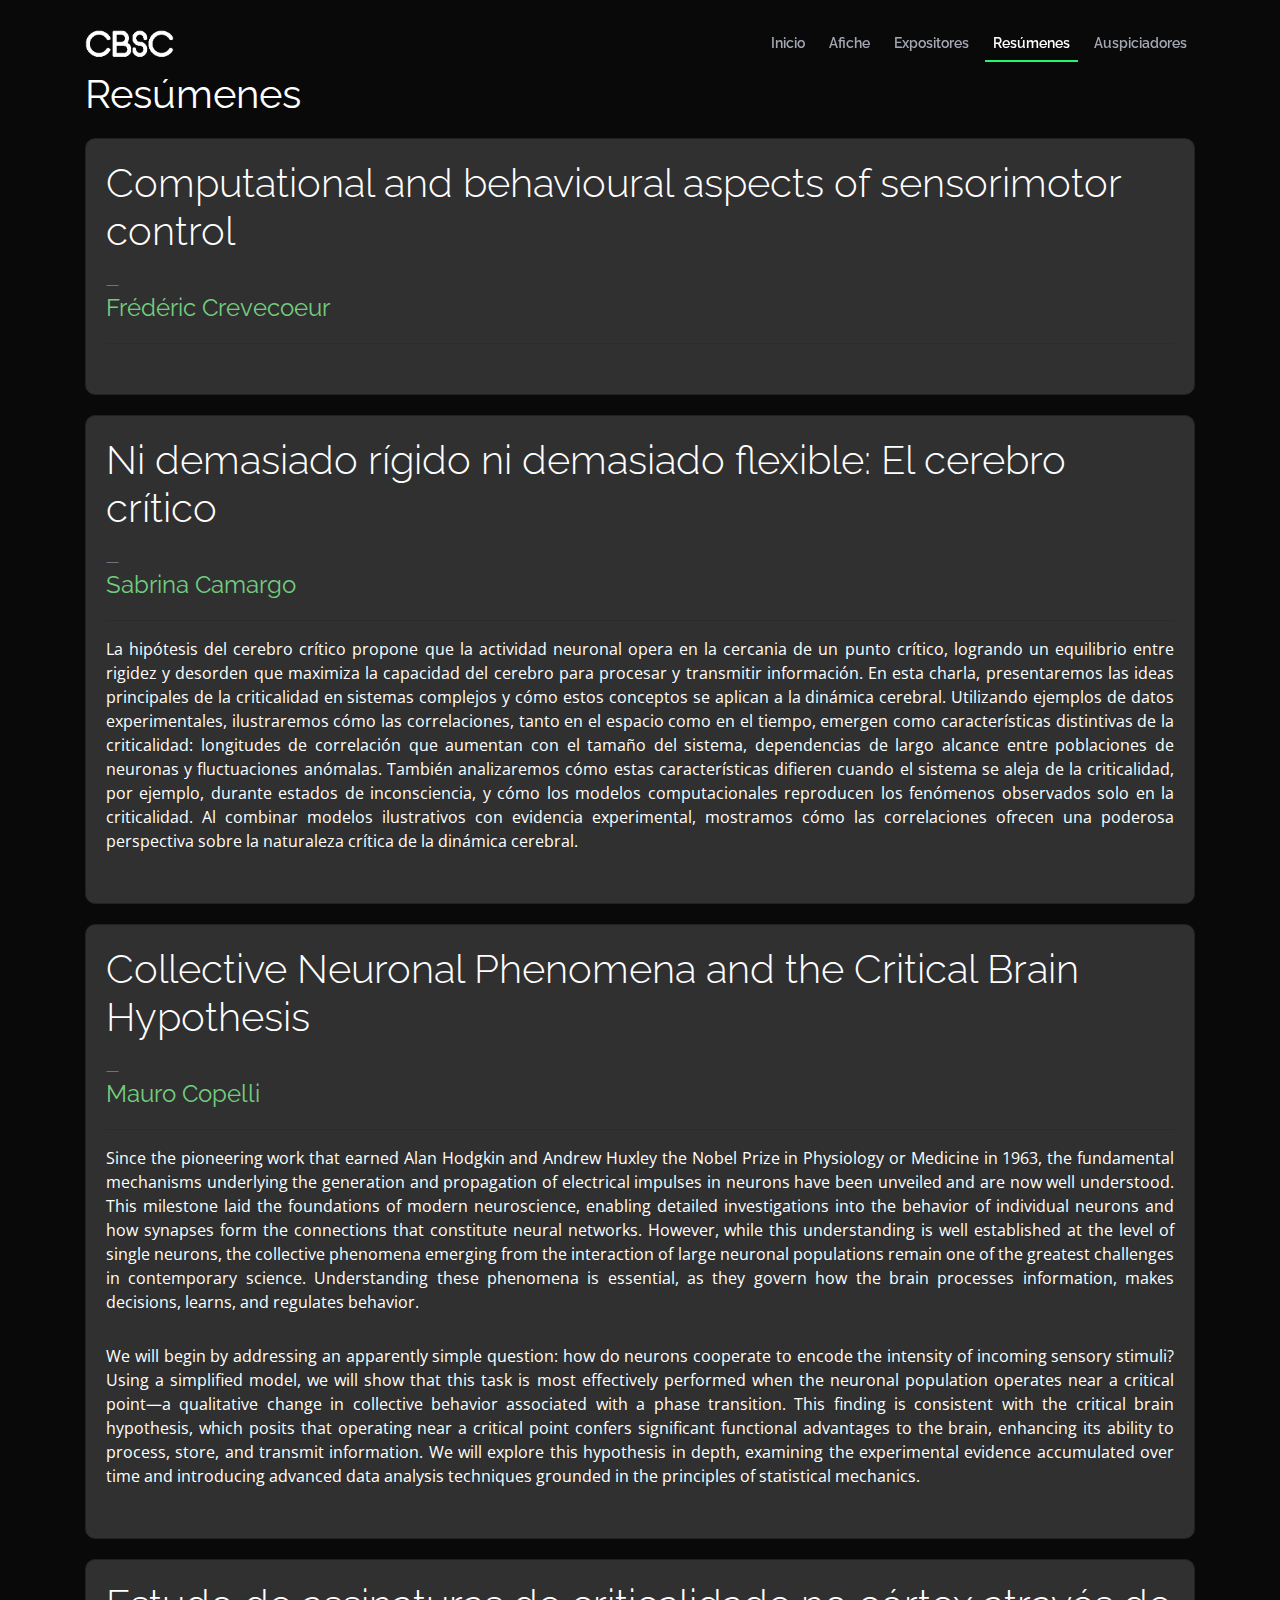
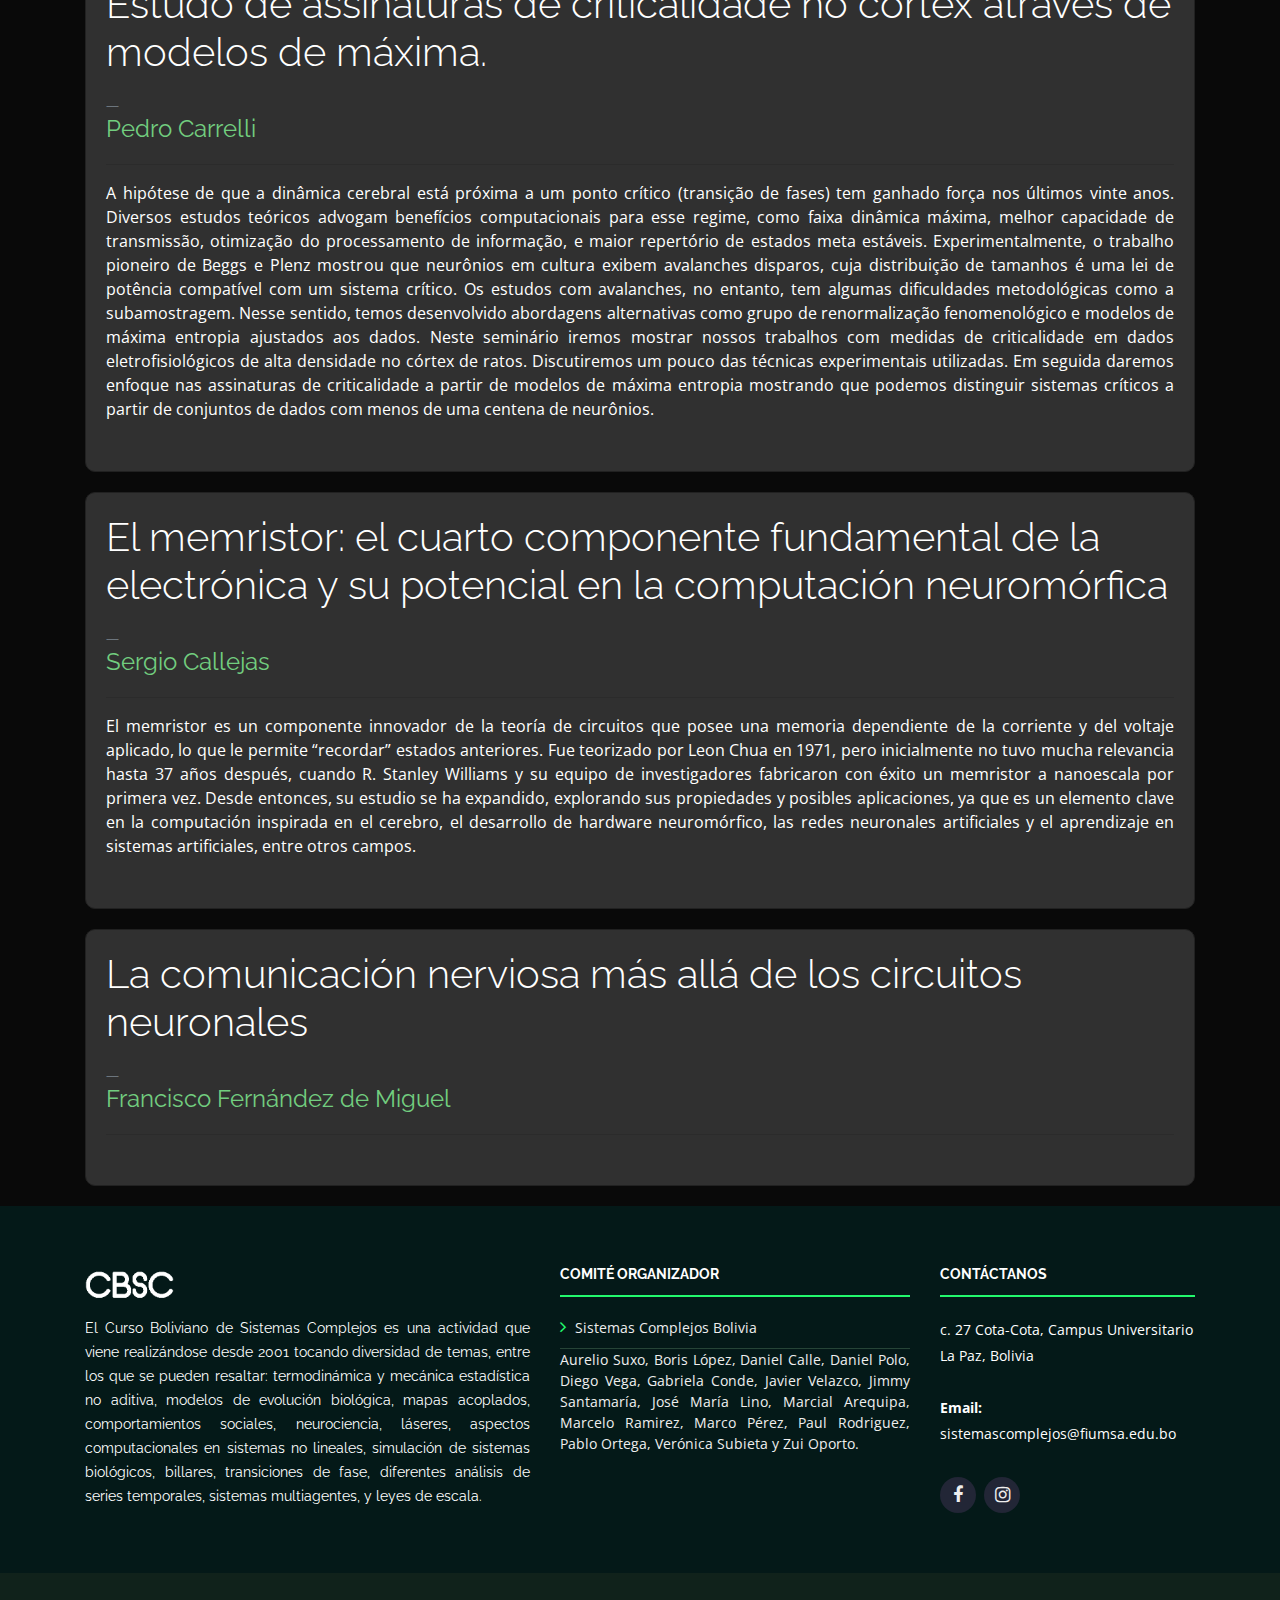
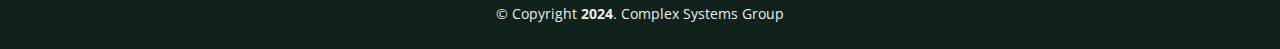
<file: resumenes.html>
<!DOCTYPE html>
<html lang="en">

<head>
  <meta charset="utf-8">
  <title>CBSC</title>
  <meta content="width=device-width, initial-scale=1.0" name="viewport">
  <meta content="" name="keywords">
  <meta content="" name="description">

  <!-- Favicons 
  <link href="img/favicon.png" rel="icon">
  <link href="img/apple-touch-icon.png" rel="apple-touch-icon">-->

  <!-- Google Fonts -->
  <link href="https://fonts.googleapis.com/css?family=Open+Sans:300,300i,400,400i,700,700i|Raleway:300,400,500,700,800" rel="stylesheet">

  <!-- Bootstrap CSS File -->
  <link href="lib/bootstrap/css/bootstrap.min.css" rel="stylesheet">

  <!-- Libraries CSS Files -->
  <link href="lib/font-awesome/css/font-awesome.min.css" rel="stylesheet">
  <link href="lib/animate/animate.min.css" rel="stylesheet">
  <link href="lib/venobox/venobox.css" rel="stylesheet">
  <link href="lib/owlcarousel/assets/owl.carousel.min.css" rel="stylesheet">

  <!-- Main Stylesheet File -->
  <link href="css/style.css" rel="stylesheet">

  <!-- =======================================================
    Theme Name: TheEvent
    Theme URL: https://bootstrapmade.com/theevent-conference-event-bootstrap-template/
    Author: BootstrapMade.com
    License: https://bootstrapmade.com/license/
  ======================================================= -->
</head>

<body>

  <!--==========================
    Header
  ============================-->
  <header id="header">
    <div class="container">

      <div id="logo" class="pull-left">
        <!-- Uncomment below if you prefer to use a text logo -->
        <!-- <h1><a href="#main">C<span>o</span>nf</a></h1>-->
        <a href="index.html#intro" class="scrollto"><img src="img/logo.png" alt="" title=""></a>
      </div>


      <nav id="nav-menu-container">
        <ul class="nav-menu">
          <li><a href="index.html">Inicio</a></li>
          <!-- <li><a href="#about">About</a></li>-->
          <li><a href="./enconstruccion.html">Afiche</a></li>
          <li><a href="index.html#speakers">Expositores</a></li>
          <!-- <li><a href="index.html#schedule">Programa</a></li> -->
          <li class="menu-active"><a href="./resumenes.html">Resúmenes</a></li>
          <li><a href="index.html#supporters">Auspiciadores</a></li>
          <!-- <li><a href="#contact">Contact</a></li>-->
          <!-- <li class="buy-tickets"><a
              href="https://docs.google.com/forms/d/e/1FAIpQLSdbHbu-Dssfc_iHQm-wF5v2WfICxprniRaNS66mWELB83l8hg/viewform">Inscripción</a>
          </li> -->
        </ul>
      </nav><!-- #nav-menu-container -->
    </div>
  </header><!-- #header -->

  <main id="main" class="main-page">

<!--SECCIÓN ABOUT--> 
<section class="container seccion">
  <h1>Resúmenes</h1>
</section><!--SECCIÓN ABOUT-->

<!--SECCIÓN ABSTRACT--> 
<section class="container seccion">

  <!--ABSTRACT 1--> 
  <div class="abstract-block">
    <h1 class="font-weight-light" id="frederic">Computational and behavioural aspects of sensorimotor control</h1>
    <footer class="blockquote-footer text-left"><h4 class="autor">Fr&eacute;d&eacute;ric Crevecoeur</h4></footer>
    <hr class="my-3 new1">
    <p style="text-align: justify;">  </p><!-- resumen -->
  </div>

  <!--ABSTRACT 2--> 
  <div class="abstract-block">
    <h1 class="font-weight-light" id="sabrina">Ni demasiado r&iacute;gido ni demasiado flexible: El cerebro cr&iacute;tico</h1>
    <footer class="blockquote-footer text-left"><h4 class="autor">Sabrina Camargo</h4></footer>
    <hr class="my-3 new1">
    <p style="text-align: justify;"> La hipótesis del cerebro crítico propone que la actividad neuronal opera en la cercania de un punto crítico, logrando un equilibrio entre rigidez y desorden que maximiza la capacidad del cerebro para procesar y transmitir información. En esta charla, presentaremos las ideas principales de la criticalidad en sistemas complejos y cómo estos conceptos se aplican a la dinámica cerebral. Utilizando ejemplos de datos experimentales, ilustraremos cómo las correlaciones, tanto en el espacio como en el tiempo, emergen como características distintivas de la criticalidad: longitudes de correlación que aumentan con el tamaño del sistema, dependencias de largo alcance entre poblaciones de neuronas y fluctuaciones anómalas. También analizaremos cómo estas características difieren cuando el sistema se aleja de la criticalidad, por ejemplo, durante estados de inconsciencia, y cómo los modelos computacionales reproducen los fenómenos observados solo en la criticalidad. Al combinar modelos ilustrativos con evidencia experimental, mostramos cómo las correlaciones ofrecen una poderosa perspectiva sobre la naturaleza crítica de la dinámica cerebral. </p><!-- resumen -->
  </div>

  <!--ABSTRACT 3--> 
  <div class="abstract-block">
    <h1 class="font-weight-light" id="mauro">Collective Neuronal Phenomena and the Critical Brain Hypothesis</h1>
    <footer class="blockquote-footer text-left"><h4 class="autor">Mauro Copelli</h4></footer>
    <hr class="my-3 new1">
    <p style="text-align: justify;"> Since the pioneering work that earned Alan Hodgkin and Andrew Huxley the Nobel Prize in Physiology or Medicine in 1963, the fundamental mechanisms underlying the generation and propagation of electrical impulses in neurons have been unveiled and are now well understood. This milestone laid the foundations of modern neuroscience, enabling detailed investigations into the behavior of individual neurons and how synapses form the connections that constitute neural networks. However, while this understanding is well established at the level of single neurons, the collective phenomena emerging from the interaction of large neuronal populations remain one of the greatest challenges in contemporary science. Understanding these phenomena is essential, as they govern how the brain processes information, makes decisions, learns, and regulates behavior.</p>
    <p style="text-align: justify;">We will begin by addressing an apparently simple question: how do neurons cooperate to encode the intensity of incoming sensory stimuli? Using a simplified model, we will show that this task is most effectively performed when the neuronal population operates near a critical point—a qualitative change in collective behavior associated with a phase transition. This finding is consistent with the critical brain hypothesis, which posits that operating near a critical point confers significant functional advantages to the brain, enhancing its ability to process, store, and transmit information. We will explore this hypothesis in depth, examining the experimental evidence accumulated over time and introducing advanced data analysis techniques grounded in the principles of statistical mechanics.</p><!-- resumen -->
  </div>

  <!--ABSTRACT 4--> 
  <div class="abstract-block">
    <h1 class="font-weight-light" id="pedro">Estudo de assinaturas de criticalidade no c&oacute;rtex atrav&eacute;s de modelos de m&aacute;xima.</h1>
    <footer class="blockquote-footer text-left"><h4 class="autor">Pedro Carrelli</h4></footer>
    <hr class="my-3 new1">
    <p style="text-align: justify;"> A hipótese de que a dinâmica cerebral está próxima a um ponto crítico (transição de fases) tem ganhado força nos últimos vinte anos.
Diversos estudos teóricos advogam benefícios computacionais para esse regime, como faixa dinâmica máxima, melhor capacidade de transmissão, otimização do processamento de informação, e maior repertório de estados meta estáveis.
Experimentalmente, o trabalho pioneiro de Beggs e Plenz mostrou que neurônios em cultura exibem avalanches disparos, cuja distribuição de tamanhos é uma lei de potência compatível com um sistema crítico. Os estudos com avalanches, no entanto, tem algumas dificuldades metodológicas como a subamostragem. Nesse sentido, temos desenvolvido abordagens alternativas como grupo de renormalização fenomenológico e modelos de máxima entropia ajustados aos dados.
Neste seminário iremos mostrar nossos trabalhos com medidas de criticalidade em dados eletrofisiológicos de alta densidade no córtex de ratos. Discutiremos um pouco das técnicas experimentais utilizadas.
Em seguida daremos enfoque nas assinaturas de criticalidade a partir de modelos de máxima entropia mostrando que podemos distinguir sistemas críticos a partir de conjuntos de dados com menos de uma centena de neurônios. </p><!-- resumen -->
  </div>

  <!--ABSTRACT 5--> 
  <div class="abstract-block">
    <h1 class="font-weight-light" id="sergio">El memristor: el cuarto componente fundamental de la electr&oacute;nica y su potencial en la computaci&oacute;n neurom&oacute;rfica</h1>
    <footer class="blockquote-footer text-left"><h4 class="autor">Sergio Callejas</h4></footer>
    <hr class="my-3 new1">
    <p style="text-align: justify;"> El memristor es un componente innovador de la teoría de circuitos que posee una memoria dependiente de la corriente y del voltaje aplicado, lo que le permite “recordar” estados anteriores. Fue teorizado por Leon Chua en 1971, pero inicialmente no tuvo mucha relevancia hasta 37 años después, cuando R. Stanley Williams y su equipo de investigadores fabricaron con éxito un memristor a nanoescala por primera vez. Desde entonces, su estudio se ha expandido, explorando sus propiedades y posibles aplicaciones, ya que es un elemento clave en la computación inspirada en el cerebro, el desarrollo de hardware neuromórfico, las redes neuronales artificiales y el aprendizaje en sistemas artificiales, entre otros campos.
       </p><!-- resumen -->
  </div>

  <!--ABSTRACT 6--> 
    <div class="abstract-block">
    <h1 class="font-weight-light" id="francisco">La comunicación nerviosa más allá de los circuitos neuronales</h1>
    <footer class="blockquote-footer text-left"><h4 class="autor">Francisco Fernández de Miguel</h4></footer>
    <hr class="my-3 new1">
    <p style="text-align: justify;"> </p><!-- resumen -->
  </div>


</section> 
  </main>


   <!--==========================
    Footer
  ============================-->
  <footer id="footer">
    <div class="footer-top">
      <div class="container">
        <div class="row">

          <div class="col-lg-5 col-md-10 footer-info">
            <img src="img/logo.png" alt="TheEvenet">
            <p style="text-align: justify;">El Curso Boliviano de Sistemas Complejos es una actividad que viene
              realizándose desde 2001 tocando diversidad de temas, entre los que se pueden resaltar: termodinámica y
              mecánica estadística no aditiva, modelos de evolución biológica, mapas acoplados, comportamientos
              sociales, neurociencia, láseres, aspectos computacionales en sistemas no lineales, simulación de
              sistemas biológicos, billares, transiciones de fase, diferentes análisis de series temporales, sistemas
              multiagentes, y leyes de escala.</p>
          </div>

          <div class="col-lg-4 col-md-6 footer-links">
            <h4>COMITÉ ORGANIZADOR</h4>
            <ul style="text-align: justify;">
              <li><i class="fa fa-angle-right"></i> <a
                  href="http://www.fiumsa.edu.bo/iif/gsc/home.html" >Sistemas Complejos Bolivia</a></li>
                  Aurelio Suxo, Boris L&oacute;pez, Daniel Calle, Daniel Polo, Diego Vega, Gabriela Conde, Javier Velazco, Jimmy Santamar&iacute;a, Jos&eacute; Mar&iacute;a Lino, Marcial Arequipa, Marcelo Ramirez, Marco P&eacute;rez, Paul Rodriguez,  Pablo Ortega, Ver&oacute;nica Subieta y Zui Oporto.
                </ul>
          </div>

          <div class="col-lg-3 col-md-6 footer-contact">
            <h4>Contáctanos</h4>
            <p>
              c. 27 Cota-Cota, Campus Universitario <br>
              La Paz, Bolivia<br>
              <br>
              <!-- <strong>Phone:</strong> +1 5589 55488 55<br>-->
              <strong>Email:</strong> sistemascomplejos@fiumsa.edu.bo<br>
            </p>

            <div class="social-links">
              <!--  <a href="#" class="twitter"><i class="fa fa-twitter"></i></a>-->
              <a href="https://www.facebook.com/sistemascomplejosbo/" class="facebook"><i class="fa fa-facebook"></i></a>
              <a href="https://www.instagram.com/sistemascomplejosbo/" class="instagram"><i class="fa fa-instagram"></i></a>
              <!-- <a href="#" class="google-plus"><i class="fa fa-google-plus"></i></a>-->
              <!-- <a href="#" class="linkedin"><i class="fa fa-linkedin"></i></a>-->
            </div>

          </div>

        </div>
      </div>
    </div>

    <div class="container">
      <div class="copyright">
        &copy; Copyright <strong>2024</strong>. Complex Systems Group
      </div>
      <div class="credits">
        <!--
          All the links in the footer should remain intact.
          You can delete the links only if you purchased the pro version.
          Licensing information: https://bootstrapmade.com/license/
          Purchase the pro version with working PHP/AJAX contact form: https://bootstrapmade.com/buy/?theme=TheEvent
        
        Designed by <a href="https://bootstrapmade.com/">BootstrapMade</a>-->
      </div>
    </div>
  </footer><!-- #footer -->

  <a href="#" class="back-to-top"><i class="fa fa-angle-up"></i></a>

  <!-- JavaScript Libraries -->
  <script src="lib/jquery/jquery.min.js"></script>
  <script src="lib/jquery/jquery-migrate.min.js"></script>
  <script src="lib/bootstrap/js/bootstrap.bundle.min.js"></script>
  <script src="lib/easing/easing.min.js"></script>
  <script src="lib/superfish/hoverIntent.js"></script>
  <script src="lib/superfish/superfish.min.js"></script>
  <script src="lib/wow/wow.min.js"></script>
  <script src="lib/venobox/venobox.min.js"></script>
  <script src="lib/owlcarousel/owl.carousel.min.js"></script>

  <!-- Contact Form JavaScript File -->
  <script src="contactform/contactform.js"></script>

  <!-- Template Main Javascript File -->
  <script src="js/main.js"></script>
</body>

</html>
</file>
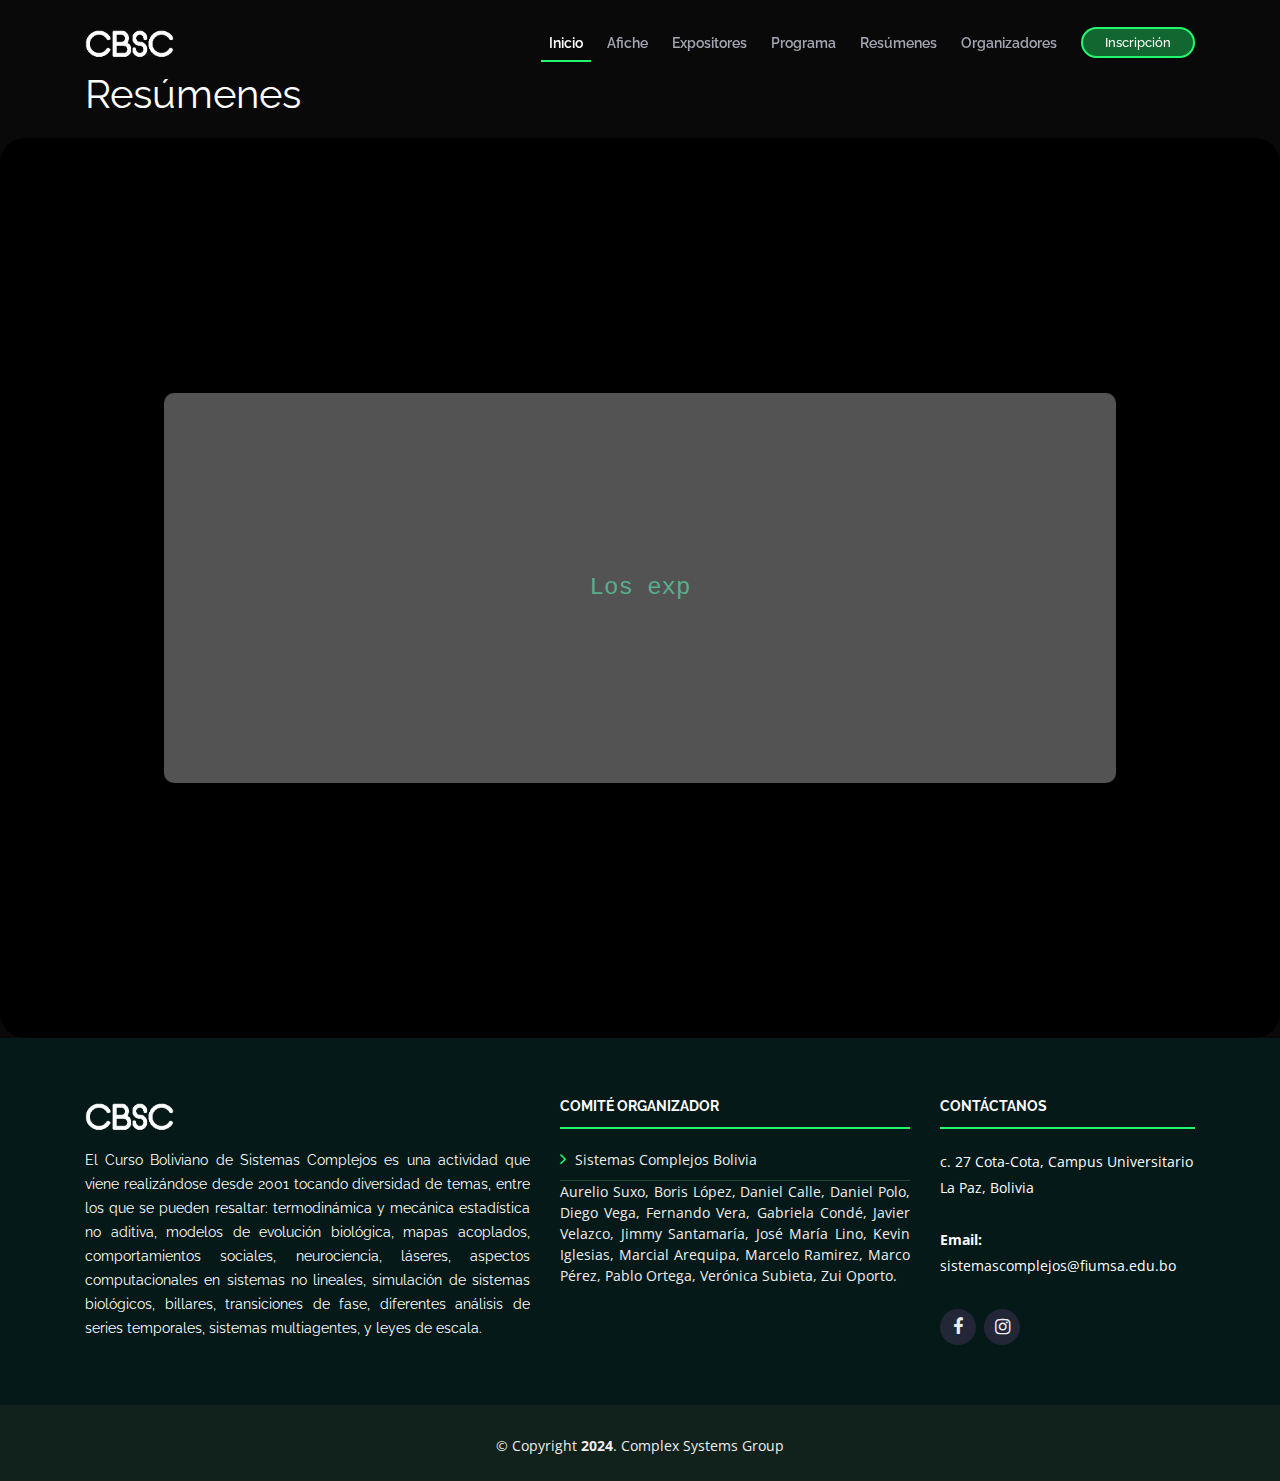
<file: resumenesw.html>
<!DOCTYPE html>
<html lang="en">

<head>
  <meta charset="utf-8">
  <title>CBSC</title>
  <meta content="width=device-width, initial-scale=1.0" name="viewport">
  <meta content="" name="keywords">
  <meta content="" name="description">

  <!-- Favicons 
  <link href="img/favicon.png" rel="icon">
  <link href="img/apple-touch-icon.png" rel="apple-touch-icon">-->

  <!-- Google Fonts -->
  <link href="https://fonts.googleapis.com/css?family=Open+Sans:300,300i,400,400i,700,700i|Raleway:300,400,500,700,800" rel="stylesheet">

  <!-- Bootstrap CSS File -->
  <link href="lib/bootstrap/css/bootstrap.min.css" rel="stylesheet">

  <!-- Libraries CSS Files -->
  <link href="lib/font-awesome/css/font-awesome.min.css" rel="stylesheet">
  <link href="lib/animate/animate.min.css" rel="stylesheet">
  <link href="lib/venobox/venobox.css" rel="stylesheet">
  <link href="lib/owlcarousel/assets/owl.carousel.min.css" rel="stylesheet">

  <!-- Main Stylesheet File -->
  <link href="css/style.css" rel="stylesheet">

  <!-- =======================================================
    Theme Name: TheEvent
    Theme URL: https://bootstrapmade.com/theevent-conference-event-bootstrap-template/
    Author: BootstrapMade.com
    License: https://bootstrapmade.com/license/
  ======================================================= -->
</head>

<body>

  <script>
    // Texto a escribir
    const message = "Los expositores están preparando su tema de exposición.";
    
    let index = 0;
    const speed = 100; // Velocidad de escritura en milisegundos
  
    function typeWriter() {
      if (index < message.length) {
        document.getElementById("typing-text").textContent += message.charAt(index);
        index++;
        setTimeout(typeWriter, speed);
      }
    }
  
    // Inicia la animación de escritura cuando se carga la página
    window.onload = function() {
      typeWriter();
    };
  </script>
  
  <!--==========================
    Header
  ============================-->
  <header id="header">
    <div class="container">

      <div id="logo" class="pull-left">
        <!-- Uncomment below if you prefer to use a text logo -->
        <!-- <h1><a href="#main">C<span>o</span>nf</a></h1>-->
        <a href="index.html#intro" class="scrollto"><img src="img/logo.png" alt="" title=""></a>
      </div>

      <nav id="nav-menu-container">
        <ul class="nav-menu">
          <li class="menu-active"><a href="index.html">Inicio</a></li>
          <!-- <li><a href="#about">About</a></li>-->
          <li><a href="./afiche.html">Afiche</a></li>
          <li><a href="index.html#speakers">Expositores</a></li>
          <li><a href="index.html#schedule">Programa</a></li>
          <li><a href="./resumenesw.html">Resúmenes</a></li>
          <li><a href="index.html#supporters">Organizadores</a></li>
          <!-- <li><a href="#contact">Contact</a></li>-->
          <li class="buy-tickets"><a
              href="https://docs.google.com/forms/d/e/1FAIpQLSeWncXA2rC2m1kne9pbVQ0lSEXNTTrY7IE4eBShEk7JI9C8Pw/viewform?usp=sf_link">Inscripción</a>
          </li>
        </ul>
      </nav> <!-- #nav-menu-container -->
    </div>
  </header><!-- #header -->

  <main id="main" class="main-page">

<!--SECCCIÓN ABOUT--> 
<section class="container seccion">
  <h1>Resúmenes</h1>
</section><!--SECCIÓN ABOUT-->


<!--SECCIÓN ABSTRACT--> 
<section class="container-fluid seccion" id="full-screen-animation" style="display: flex; justify-content: center; align-items: center; height: 100vh;">
  <div class="monitor">
    <div class="screen">
      <p id="typing-text"></p>
    </div>
  </div>
</section> 




  </main>


   <!--==========================
    Footer
  ============================-->
  <footer id="footer">
    <div class="footer-top">
      <div class="container">
        <div class="row">

          <div class="col-lg-5 col-md-10 footer-info">
            <img src="img/logo.png" alt="TheEvenet">
            <p style="text-align: justify;">El Curso Boliviano de Sistemas Complejos es una actividad que viene
              realizándose desde 2001 tocando diversidad de temas, entre los que se pueden resaltar: termodinámica y
              mecánica estadística no aditiva, modelos de evolución biológica, mapas acoplados, comportamientos
              sociales, neurociencia, láseres, aspectos computacionales en sistemas no lineales, simulación de
              sistemas biológicos, billares, transiciones de fase, diferentes análisis de series temporales, sistemas
              multiagentes, y leyes de escala.</p>
          </div>

          <div class="col-lg-4 col-md-6 footer-links">
            <h4>COMITÉ ORGANIZADOR</h4>
            <ul style="text-align: justify;">
              <li><i class="fa fa-angle-right"></i> <a
                  href="http://www.fiumsa.edu.bo/iif/gsc/home.html" >Sistemas Complejos Bolivia</a></li>
                  Aurelio Suxo, Boris López, Daniel Calle, Daniel Polo, Diego Vega, Fernando Vera, Gabriela Condé, Javier Velazco, Jimmy Santamaría, José María Lino, Kevin Iglesias, Marcial Arequipa, Marcelo Ramirez, Marco Pérez, Pablo Ortega, Verónica Subieta, Zui Oporto.
                </ul>
          </div>

          <div class="col-lg-3 col-md-6 footer-contact">
            <h4>Contáctanos</h4>
            <p>
              c. 27 Cota-Cota, Campus Universitario <br>
              La Paz, Bolivia<br>
              <br>
              <!-- <strong>Phone:</strong> +1 5589 55488 55<br>-->
              <strong>Email:</strong> sistemascomplejos@fiumsa.edu.bo<br>
            </p>

            <div class="social-links">
              <!--  <a href="#" class="twitter"><i class="fa fa-twitter"></i></a>-->
              <a href="https://www.facebook.com/sistemascomplejosbo/" class="facebook"><i class="fa fa-facebook"></i></a>
              <a href="https://www.instagram.com/sistemascomplejosbo/" class="instagram"><i class="fa fa-instagram"></i></a>
              <!-- <a href="#" class="google-plus"><i class="fa fa-google-plus"></i></a>-->
              <!-- <a href="#" class="linkedin"><i class="fa fa-linkedin"></i></a>-->
            </div>

          </div>

        </div>
      </div>
    </div>

    <div class="container">
      <div class="copyright">
        &copy; Copyright <strong>2024</strong>. Complex Systems Group
      </div>
      <div class="credits">
        <!--
          All the links in the footer should remain intact.
          You can delete the links only if you purchased the pro version.
          Licensing information: https://bootstrapmade.com/license/
          Purchase the pro version with working PHP/AJAX contact form: https://bootstrapmade.com/buy/?theme=TheEvent
        
        Designed by <a href="https://bootstrapmade.com/">BootstrapMade</a>-->
      </div>
    </div>
  </footer><!-- #footer -->

  <a href="#" class="back-to-top"><i class="fa fa-angle-up"></i></a>

  <!-- JavaScript Libraries -->
  <script src="lib/jquery/jquery.min.js"></script>
  <script src="lib/jquery/jquery-migrate.min.js"></script>
  <script src="lib/bootstrap/js/bootstrap.bundle.min.js"></script>
  <script src="lib/easing/easing.min.js"></script>
  <script src="lib/superfish/hoverIntent.js"></script>
  <script src="lib/superfish/superfish.min.js"></script>
  <script src="lib/wow/wow.min.js"></script>
  <script src="lib/venobox/venobox.min.js"></script>
  <script src="lib/owlcarousel/owl.carousel.min.js"></script>

  <!-- Contact Form JavaScript File -->
  <script src="contactform/contactform.js"></script>

  <!-- Template Main Javascript File -->
  <script src="js/main.js"></script>
</body>

</html>
</file>
<file: lib/venobox/venobox.css>
/* ------ venobox.css --------*/
.vbox-overlay *, .vbox-overlay *:before, .vbox-overlay *:after{
    -webkit-backface-visibility: hidden;
    -webkit-box-sizing:border-box;
    -moz-box-sizing:border-box;
    box-sizing:border-box;
}
.vbox-overlay * { 
    -webkit-backface-visibility: visible;
    backface-visibility: visible;
}
.vbox-overlay{
    display: -webkit-flex;
    display: flex;
    -webkit-flex-direction: column;
    flex-direction: column;
    -webkit-justify-content: center;
    justify-content: center;
    -webkit-align-items: center;
    align-items: center;
    position: fixed;
    left: 0;
    top: 0;
    bottom: 0;
    right: 0;
    z-index: 1040;
    -webkit-transform:translateZ(1000px);
    transform: translateZ(1000px);
    transform-style: preserve-3d;
}

/* ----- navigation ----- */
.vbox-title{
    width: 100%;
    height: 40px;
    float: left;
    text-align: center;
    line-height: 28px;
    font-size: 12px;
    padding: 6px 40px;
    overflow: hidden;
    position: fixed;
    display: none;
    left: 0;
    z-index: 1050;
}
.vbox-close{
    cursor: pointer;
    position: fixed;
    top: 15px;
    right: 15px;
    width: 48px;
    height: 48px;
    display: block;
    background-position:10px center;
    overflow: hidden;
    font-size: 48px;
    line-height: 1;
    text-align: center;
    z-index: 1050;
}
.vbox-num{
    cursor: pointer;
    position: fixed;
    left: 0;
    height: 40px;
    display: block;
    overflow: hidden;
    line-height: 28px;
    font-size: 12px;
    padding: 6px 10px;
    display: none;
    z-index: 1050;
}
/* ----- navigation ARROWS ----- */
.vbox-next, .vbox-prev{
    position: fixed;
    top: 50%;
    margin-top: -15px;
    overflow: hidden;
    cursor: pointer;
    display: block;
    width: 45px;
    height: 45px;
    z-index: 1050;
}
.vbox-next span, .vbox-prev span{
    position: relative;
    width: 20px;
    height: 20px;
    border: 2px solid transparent;
    border-top-color: #B6B6B6;
    border-right-color: #B6B6B6;
    text-indent: -100px;
    position: absolute;
    top: 8px;
    display: block;
}
.vbox-prev{
    left: 15px;
}
.vbox-next{
    right: 30px;
}
.vbox-prev span{
    left: 10px;
    -ms-transform: rotate(-135deg);
    -webkit-transform: rotate(-135deg);
    transform: rotate(-135deg);
}
.vbox-next span{
    -ms-transform: rotate(45deg);
    -webkit-transform: rotate(45deg);
    transform: rotate(45deg);
    right: 10px;
}
/* ------- inline window ------ */
.vbox-inline{
    width: 420px;
    height: 315px;
    height: 70vh;
    padding: 10px;
    background: #fff;
    margin: 0 auto;
    overflow: auto;
    text-align: left;
}
/* ------- Video & iFrames window ------ */
.venoframe{
    max-width: 100%;
    width: 100%;
    border: none;
    width: 100%;
    height: 260px;
    height: 70vh;
}
.venoframe.vbvid{
    height: 260px;
}
@media (min-width: 768px) {
    .venoframe, .vbox-inline{
        width: 90%;
        height: 360px;
        height: 70vh;
    }
    .venoframe.vbvid{
        width: 640px;
        height: 360px;
    }
}
@media (min-width: 992px) {
    .venoframe, .vbox-inline{
        max-width: 1200px;
        width: 80%;
        height: 540px;
        height: 70vh;
    }
    .venoframe.vbvid{
        width: 960px;
        height: 540px;
    }
}
/* 
Please do NOT edit this part! 
or at least read this note: http://i.imgur.com/7C0ws9e.gif
*/
.vbox-open{
    overflow: hidden;
}
.vbox-container{
    position: absolute;
    left: 0;
    right: 0;
    top: 0;
    bottom: 0;
    overflow-x: hidden;
    overflow-y: auto;
    overflow-scrolling: touch;
    -webkit-overflow-scrolling: touch;
    z-index: 20;
    max-height: 100%;

}

.vbox-content{
    text-align: center;
    float: left;
    width: 100%;
    position: relative;
    overflow: hidden;
    padding: 20px 10px;
}
.vbox-container img{
    max-width: 100%;
    height: auto;
}
.figlio{
    max-width: 100%;
    text-align: initial;
    border: 8px solid rgba(255, 255, 255, 0.4);
}
img.figlio{
    -webkit-user-select: none;
-khtml-user-select: none;
-moz-user-select: none;
-o-user-select: none;
user-select: none;
}
.vbox-content.swipe-left{
    margin-left: -200px !important;
}
.vbox-content.swipe-right{
    margin-left: 200px !important;
}
.animated{
    webkit-transition: margin 300ms ease-out;
    transition: margin 300ms ease-out;
}
.animate-in{
    opacity: 1;
}
.animate-out{
    opacity: 0;
}
/* ---------- preloader ----------
 * SPINKIT 
 * http://tobiasahlin.com/spinkit/
-------------------------------- */
.sk-double-bounce,.sk-rotating-plane{width:40px;height:40px;margin:40px auto}.sk-rotating-plane{background-color:#333;-webkit-animation:sk-rotatePlane 1.2s infinite ease-in-out;animation:sk-rotatePlane 1.2s infinite ease-in-out}@-webkit-keyframes sk-rotatePlane{0%{-webkit-transform:perspective(120px) rotateX(0) rotateY(0);transform:perspective(120px) rotateX(0) rotateY(0)}50%{-webkit-transform:perspective(120px) rotateX(-180.1deg) rotateY(0);transform:perspective(120px) rotateX(-180.1deg) rotateY(0)}100%{-webkit-transform:perspective(120px) rotateX(-180deg) rotateY(-179.9deg);transform:perspective(120px) rotateX(-180deg) rotateY(-179.9deg)}}@keyframes sk-rotatePlane{0%{-webkit-transform:perspective(120px) rotateX(0) rotateY(0);transform:perspective(120px) rotateX(0) rotateY(0)}50%{-webkit-transform:perspective(120px) rotateX(-180.1deg) rotateY(0);transform:perspective(120px) rotateX(-180.1deg) rotateY(0)}100%{-webkit-transform:perspective(120px) rotateX(-180deg) rotateY(-179.9deg);transform:perspective(120px) rotateX(-180deg) rotateY(-179.9deg)}}.sk-double-bounce{position:relative}.sk-double-bounce .sk-child{width:100%;height:100%;border-radius:50%;background-color:#333;opacity:.6;position:absolute;top:0;left:0;-webkit-animation:sk-doubleBounce 2s infinite ease-in-out;animation:sk-doubleBounce 2s infinite ease-in-out}.sk-chasing-dots .sk-child,.sk-spinner-pulse,.sk-three-bounce .sk-child{background-color:#333;border-radius:100%}.sk-double-bounce .sk-double-bounce2{-webkit-animation-delay:-1s;animation-delay:-1s}@-webkit-keyframes sk-doubleBounce{0%,100%{-webkit-transform:scale(0);transform:scale(0)}50%{-webkit-transform:scale(1);transform:scale(1)}}@keyframes sk-doubleBounce{0%,100%{-webkit-transform:scale(0);transform:scale(0)}50%{-webkit-transform:scale(1);transform:scale(1)}}.sk-wave{margin:40px auto;width:50px;height:40px;text-align:center;font-size:10px}.sk-wave .sk-rect{background-color:#333;height:100%;width:6px;display:inline-block;-webkit-animation:sk-waveStretchDelay 1.2s infinite ease-in-out;animation:sk-waveStretchDelay 1.2s infinite ease-in-out}.sk-wave .sk-rect1{-webkit-animation-delay:-1.2s;animation-delay:-1.2s}.sk-wave .sk-rect2{-webkit-animation-delay:-1.1s;animation-delay:-1.1s}.sk-wave .sk-rect3{-webkit-animation-delay:-1s;animation-delay:-1s}.sk-wave .sk-rect4{-webkit-animation-delay:-.9s;animation-delay:-.9s}.sk-wave .sk-rect5{-webkit-animation-delay:-.8s;animation-delay:-.8s}@-webkit-keyframes sk-waveStretchDelay{0%,100%,40%{-webkit-transform:scaleY(.4);transform:scaleY(.4)}20%{-webkit-transform:scaleY(1);transform:scaleY(1)}}@keyframes sk-waveStretchDelay{0%,100%,40%{-webkit-transform:scaleY(.4);transform:scaleY(.4)}20%{-webkit-transform:scaleY(1);transform:scaleY(1)}}.sk-wandering-cubes{margin:40px auto;width:40px;height:40px;position:relative}.sk-wandering-cubes .sk-cube{background-color:#333;width:10px;height:10px;position:absolute;top:0;left:0;-webkit-animation:sk-wanderingCube 1.8s ease-in-out -1.8s infinite both;animation:sk-wanderingCube 1.8s ease-in-out -1.8s infinite both}.sk-chasing-dots,.sk-spinner-pulse{width:40px;height:40px;margin:40px auto}.sk-wandering-cubes .sk-cube2{-webkit-animation-delay:-.9s;animation-delay:-.9s}@-webkit-keyframes sk-wanderingCube{0%{-webkit-transform:rotate(0);transform:rotate(0)}25%{-webkit-transform:translateX(30px) rotate(-90deg) scale(.5);transform:translateX(30px) rotate(-90deg) scale(.5)}50%{-webkit-transform:translateX(30px) translateY(30px) rotate(-179deg);transform:translateX(30px) translateY(30px) rotate(-179deg)}50.1%{-webkit-transform:translateX(30px) translateY(30px) rotate(-180deg);transform:translateX(30px) translateY(30px) rotate(-180deg)}75%{-webkit-transform:translateX(0) translateY(30px) rotate(-270deg) scale(.5);transform:translateX(0) translateY(30px) rotate(-270deg) scale(.5)}100%{-webkit-transform:rotate(-360deg);transform:rotate(-360deg)}}@keyframes sk-wanderingCube{0%{-webkit-transform:rotate(0);transform:rotate(0)}25%{-webkit-transform:translateX(30px) rotate(-90deg) scale(.5);transform:translateX(30px) rotate(-90deg) scale(.5)}50%{-webkit-transform:translateX(30px) translateY(30px) rotate(-179deg);transform:translateX(30px) translateY(30px) rotate(-179deg)}50.1%{-webkit-transform:translateX(30px) translateY(30px) rotate(-180deg);transform:translateX(30px) translateY(30px) rotate(-180deg)}75%{-webkit-transform:translateX(0) translateY(30px) rotate(-270deg) scale(.5);transform:translateX(0) translateY(30px) rotate(-270deg) scale(.5)}100%{-webkit-transform:rotate(-360deg);transform:rotate(-360deg)}}.sk-spinner-pulse{-webkit-animation:sk-pulseScaleOut 1s infinite ease-in-out;animation:sk-pulseScaleOut 1s infinite ease-in-out}@-webkit-keyframes sk-pulseScaleOut{0%{-webkit-transform:scale(0);transform:scale(0)}100%{-webkit-transform:scale(1);transform:scale(1);opacity:0}}@keyframes sk-pulseScaleOut{0%{-webkit-transform:scale(0);transform:scale(0)}100%{-webkit-transform:scale(1);transform:scale(1);opacity:0}}.sk-chasing-dots{position:relative;text-align:center;-webkit-animation:sk-chasingDotsRotate 2s infinite linear;animation:sk-chasingDotsRotate 2s infinite linear}.sk-chasing-dots .sk-child{width:60%;height:60%;display:inline-block;position:absolute;top:0;-webkit-animation:sk-chasingDotsBounce 2s infinite ease-in-out;animation:sk-chasingDotsBounce 2s infinite ease-in-out}.sk-chasing-dots .sk-dot2{top:auto;bottom:0;-webkit-animation-delay:-1s;animation-delay:-1s}@-webkit-keyframes sk-chasingDotsRotate{100%{-webkit-transform:rotate(360deg);transform:rotate(360deg)}}@keyframes sk-chasingDotsRotate{100%{-webkit-transform:rotate(360deg);transform:rotate(360deg)}}@-webkit-keyframes sk-chasingDotsBounce{0%,100%{-webkit-transform:scale(0);transform:scale(0)}50%{-webkit-transform:scale(1);transform:scale(1)}}@keyframes sk-chasingDotsBounce{0%,100%{-webkit-transform:scale(0);transform:scale(0)}50%{-webkit-transform:scale(1);transform:scale(1)}}.sk-three-bounce{margin:40px auto;width:80px;text-align:center}.sk-three-bounce .sk-child{width:20px;height:20px;display:inline-block;-webkit-animation:sk-three-bounce 1.4s ease-in-out 0s infinite both;animation:sk-three-bounce 1.4s ease-in-out 0s infinite both}.sk-circle .sk-child:before,.sk-fading-circle .sk-circle:before{display:block;border-radius:100%;content:'';background-color:#333}.sk-three-bounce .sk-bounce1{-webkit-animation-delay:-.32s;animation-delay:-.32s}.sk-three-bounce .sk-bounce2{-webkit-animation-delay:-.16s;animation-delay:-.16s}@-webkit-keyframes sk-three-bounce{0%,100%,80%{-webkit-transform:scale(0);transform:scale(0)}40%{-webkit-transform:scale(1);transform:scale(1)}}@keyframes sk-three-bounce{0%,100%,80%{-webkit-transform:scale(0);transform:scale(0)}40%{-webkit-transform:scale(1);transform:scale(1)}}.sk-circle{margin:40px auto;width:40px;height:40px;position:relative}.sk-circle .sk-child{width:100%;height:100%;position:absolute;left:0;top:0}.sk-circle .sk-child:before{margin:0 auto;width:15%;height:15%;-webkit-animation:sk-circleBounceDelay 1.2s infinite ease-in-out both;animation:sk-circleBounceDelay 1.2s infinite ease-in-out both}.sk-circle .sk-circle2{-webkit-transform:rotate(30deg);-ms-transform:rotate(30deg);transform:rotate(30deg)}.sk-circle .sk-circle3{-webkit-transform:rotate(60deg);-ms-transform:rotate(60deg);transform:rotate(60deg)}.sk-circle .sk-circle4{-webkit-transform:rotate(90deg);-ms-transform:rotate(90deg);transform:rotate(90deg)}.sk-circle .sk-circle5{-webkit-transform:rotate(120deg);-ms-transform:rotate(120deg);transform:rotate(120deg)}.sk-circle .sk-circle6{-webkit-transform:rotate(150deg);-ms-transform:rotate(150deg);transform:rotate(150deg)}.sk-circle .sk-circle7{-webkit-transform:rotate(180deg);-ms-transform:rotate(180deg);transform:rotate(180deg)}.sk-circle .sk-circle8{-webkit-transform:rotate(210deg);-ms-transform:rotate(210deg);transform:rotate(210deg)}.sk-circle .sk-circle9{-webkit-transform:rotate(240deg);-ms-transform:rotate(240deg);transform:rotate(240deg)}.sk-circle .sk-circle10{-webkit-transform:rotate(270deg);-ms-transform:rotate(270deg);transform:rotate(270deg)}.sk-circle .sk-circle11{-webkit-transform:rotate(300deg);-ms-transform:rotate(300deg);transform:rotate(300deg)}.sk-circle .sk-circle12{-webkit-transform:rotate(330deg);-ms-transform:rotate(330deg);transform:rotate(330deg)}.sk-circle .sk-circle2:before{-webkit-animation-delay:-1.1s;animation-delay:-1.1s}.sk-circle .sk-circle3:before{-webkit-animation-delay:-1s;animation-delay:-1s}.sk-circle .sk-circle4:before{-webkit-animation-delay:-.9s;animation-delay:-.9s}.sk-circle .sk-circle5:before{-webkit-animation-delay:-.8s;animation-delay:-.8s}.sk-circle .sk-circle6:before{-webkit-animation-delay:-.7s;animation-delay:-.7s}.sk-circle .sk-circle7:before{-webkit-animation-delay:-.6s;animation-delay:-.6s}.sk-circle .sk-circle8:before{-webkit-animation-delay:-.5s;animation-delay:-.5s}.sk-circle .sk-circle9:before{-webkit-animation-delay:-.4s;animation-delay:-.4s}.sk-circle .sk-circle10:before{-webkit-animation-delay:-.3s;animation-delay:-.3s}.sk-circle .sk-circle11:before{-webkit-animation-delay:-.2s;animation-delay:-.2s}.sk-circle .sk-circle12:before{-webkit-animation-delay:-.1s;animation-delay:-.1s}@-webkit-keyframes sk-circleBounceDelay{0%,100%,80%{-webkit-transform:scale(0);transform:scale(0)}40%{-webkit-transform:scale(1);transform:scale(1)}}@keyframes sk-circleBounceDelay{0%,100%,80%{-webkit-transform:scale(0);transform:scale(0)}40%{-webkit-transform:scale(1);transform:scale(1)}}.sk-cube-grid{width:40px;height:40px;margin:40px auto}.sk-cube-grid .sk-cube{width:33.33%;height:33.33%;background-color:#333;float:left;-webkit-animation:sk-cubeGridScaleDelay 1.3s infinite ease-in-out;animation:sk-cubeGridScaleDelay 1.3s infinite ease-in-out}.sk-cube-grid .sk-cube1{-webkit-animation-delay:.2s;animation-delay:.2s}.sk-cube-grid .sk-cube2{-webkit-animation-delay:.3s;animation-delay:.3s}.sk-cube-grid .sk-cube3{-webkit-animation-delay:.4s;animation-delay:.4s}.sk-cube-grid .sk-cube4{-webkit-animation-delay:.1s;animation-delay:.1s}.sk-cube-grid .sk-cube5{-webkit-animation-delay:.2s;animation-delay:.2s}.sk-cube-grid .sk-cube6{-webkit-animation-delay:.3s;animation-delay:.3s}.sk-cube-grid .sk-cube7{-webkit-animation-delay:0ms;animation-delay:0ms}.sk-cube-grid .sk-cube8{-webkit-animation-delay:.1s;animation-delay:.1s}.sk-cube-grid .sk-cube9{-webkit-animation-delay:.2s;animation-delay:.2s}@-webkit-keyframes sk-cubeGridScaleDelay{0%,100%,70%{-webkit-transform:scale3D(1,1,1);transform:scale3D(1,1,1)}35%{-webkit-transform:scale3D(0,0,1);transform:scale3D(0,0,1)}}@keyframes sk-cubeGridScaleDelay{0%,100%,70%{-webkit-transform:scale3D(1,1,1);transform:scale3D(1,1,1)}35%{-webkit-transform:scale3D(0,0,1);transform:scale3D(0,0,1)}}.sk-fading-circle{margin:40px auto;width:40px;height:40px;position:relative}.sk-fading-circle .sk-circle{width:100%;height:100%;position:absolute;left:0;top:0}.sk-fading-circle .sk-circle:before{margin:0 auto;width:15%;height:15%;-webkit-animation:sk-circleFadeDelay 1.2s infinite ease-in-out both;animation:sk-circleFadeDelay 1.2s infinite ease-in-out both}.sk-fading-circle .sk-circle2{-webkit-transform:rotate(30deg);-ms-transform:rotate(30deg);transform:rotate(30deg)}.sk-fading-circle .sk-circle3{-webkit-transform:rotate(60deg);-ms-transform:rotate(60deg);transform:rotate(60deg)}.sk-fading-circle .sk-circle4{-webkit-transform:rotate(90deg);-ms-transform:rotate(90deg);transform:rotate(90deg)}.sk-fading-circle .sk-circle5{-webkit-transform:rotate(120deg);-ms-transform:rotate(120deg);transform:rotate(120deg)}.sk-fading-circle .sk-circle6{-webkit-transform:rotate(150deg);-ms-transform:rotate(150deg);transform:rotate(150deg)}.sk-fading-circle .sk-circle7{-webkit-transform:rotate(180deg);-ms-transform:rotate(180deg);transform:rotate(180deg)}.sk-fading-circle .sk-circle8{-webkit-transform:rotate(210deg);-ms-transform:rotate(210deg);transform:rotate(210deg)}.sk-fading-circle .sk-circle9{-webkit-transform:rotate(240deg);-ms-transform:rotate(240deg);transform:rotate(240deg)}.sk-fading-circle .sk-circle10{-webkit-transform:rotate(270deg);-ms-transform:rotate(270deg);transform:rotate(270deg)}.sk-fading-circle .sk-circle11{-webkit-transform:rotate(300deg);-ms-transform:rotate(300deg);transform:rotate(300deg)}.sk-fading-circle .sk-circle12{-webkit-transform:rotate(330deg);-ms-transform:rotate(330deg);transform:rotate(330deg)}.sk-fading-circle .sk-circle2:before{-webkit-animation-delay:-1.1s;animation-delay:-1.1s}.sk-fading-circle .sk-circle3:before{-webkit-animation-delay:-1s;animation-delay:-1s}.sk-fading-circle .sk-circle4:before{-webkit-animation-delay:-.9s;animation-delay:-.9s}.sk-fading-circle .sk-circle5:before{-webkit-animation-delay:-.8s;animation-delay:-.8s}.sk-fading-circle .sk-circle6:before{-webkit-animation-delay:-.7s;animation-delay:-.7s}.sk-fading-circle .sk-circle7:before{-webkit-animation-delay:-.6s;animation-delay:-.6s}.sk-fading-circle .sk-circle8:before{-webkit-animation-delay:-.5s;animation-delay:-.5s}.sk-fading-circle .sk-circle9:before{-webkit-animation-delay:-.4s;animation-delay:-.4s}.sk-fading-circle .sk-circle10:before{-webkit-animation-delay:-.3s;animation-delay:-.3s}.sk-fading-circle .sk-circle11:before{-webkit-animation-delay:-.2s;animation-delay:-.2s}.sk-fading-circle .sk-circle12:before{-webkit-animation-delay:-.1s;animation-delay:-.1s}@-webkit-keyframes sk-circleFadeDelay{0%,100%,39%{opacity:0}40%{opacity:1}}@keyframes sk-circleFadeDelay{0%,100%,39%{opacity:0}40%{opacity:1}}.sk-folding-cube{margin:40px auto;width:40px;height:40px;position:relative;-webkit-transform:rotateZ(45deg);transform:rotateZ(45deg)}.sk-folding-cube .sk-cube{float:left;width:50%;height:50%;position:relative;-webkit-transform:scale(1.1);-ms-transform:scale(1.1);transform:scale(1.1)}.sk-folding-cube .sk-cube:before{content:'';position:absolute;top:0;left:0;width:100%;height:100%;background-color:#333;-webkit-animation:sk-foldCubeAngle 2.4s infinite linear both;animation:sk-foldCubeAngle 2.4s infinite linear both;-webkit-transform-origin:100% 100%;-ms-transform-origin:100% 100%;transform-origin:100% 100%}.sk-folding-cube .sk-cube2{-webkit-transform:scale(1.1) rotateZ(90deg);transform:scale(1.1) rotateZ(90deg)}.sk-folding-cube .sk-cube3{-webkit-transform:scale(1.1) rotateZ(180deg);transform:scale(1.1) rotateZ(180deg)}.sk-folding-cube .sk-cube4{-webkit-transform:scale(1.1) rotateZ(270deg);transform:scale(1.1) rotateZ(270deg)}.sk-folding-cube .sk-cube2:before{-webkit-animation-delay:.3s;animation-delay:.3s}.sk-folding-cube .sk-cube3:before{-webkit-animation-delay:.6s;animation-delay:.6s}.sk-folding-cube .sk-cube4:before{-webkit-animation-delay:.9s;animation-delay:.9s}@-webkit-keyframes sk-foldCubeAngle{0%,10%{-webkit-transform:perspective(140px) rotateX(-180deg);transform:perspective(140px) rotateX(-180deg);opacity:0}25%,75%{-webkit-transform:perspective(140px) rotateX(0);transform:perspective(140px) rotateX(0);opacity:1}100%,90%{-webkit-transform:perspective(140px) rotateY(180deg);transform:perspective(140px) rotateY(180deg);opacity:0}}@keyframes sk-foldCubeAngle{0%,10%{-webkit-transform:perspective(140px) rotateX(-180deg);transform:perspective(140px) rotateX(-180deg);opacity:0}25%,75%{-webkit-transform:perspective(140px) rotateX(0);transform:perspective(140px) rotateX(0);opacity:1}100%,90%{-webkit-transform:perspective(140px) rotateY(180deg);transform:perspective(140px) rotateY(180deg);opacity:0}}
</file>
<file: css/style.css>
/*
  Theme Name: TheEvent
  Theme URL: https://bootstrapmade.com/theevent-conference-event-bootstrap-template/
  Author: BootstrapMade.com
  License: https://bootstrapmade.com/license/
*/

/*--------------------------------------------------------------
# General
--------------------------------------------------------------*/

body {
  background: #090909;
  color: #54a98a;
  font-family: "Open Sans", sans-serif;
}

a {
  color: #54dd99;
  transition: 0.5s;
}

a:hover,
a:active,
a:focus {
  color: #83c272;
  outline: none;
  text-decoration: none;
}

p {
  color: #ffffff;
  padding: 0;
  margin: 0 0 30px 0;
}

h1,
h2,
h3,
h5,
h6 {
  font-family: "Raleway", sans-serif;
  font-weight: 400;
  margin: 0 0 20px 0;
  padding: 0;
  color: #ffffff;
}

h4 {
  font-family: "Raleway", sans-serif;
  font-weight: 400;
  margin: 0 0 20px 0;
  padding: 0;
  color: #72cd7f;
}

/* Cambia el color de fondo de todos los containers */

.jumbotron {
  background-color: #2d2d2d; /* Cambia este color por el que prefieras */
}

.main-page {
  margin-top: 70px;
}

.wow {
  visibility: hidden;
}




/* Prelaoder */

#preloader {
  position: fixed;
  left: 0;
  top: 0;
  z-index: 999;
  width: 100%;
  height: 100%;
  overflow: visible;
  background: #fff url("../img/preloader.svg") no-repeat center center;
}

/* Back to top button */

.back-to-top {
  position: fixed;
  display: none;
  background: #20ff8f;  
  color: #fff;
  width: 40px;
  height: 40px;
  text-align: center;
  border-radius: 50px;
  right: 15px;
  bottom: 15px;
  transition: background 0.5s ease-in-out;
}

.back-to-top i {
  font-size: 24px;
  padding-top: 6px;
}

.back-to-top:focus {
  background:#c2ffd9 ;
  color: #fff;
  outline: none;
}

.back-to-top:hover {
  background: #397f67;
  color: #fff;
}

/* Sections Header
--------------------------------*/

.section-header {
  margin-bottom: 60px;
  position: relative;
  padding-bottom:100px;
}

.section-header::before {
  content: '';
  position: absolute;
  display: block;
  width: 60px;
  height: 5px;
  background: #48d67a;
  bottom: 0;
  left: calc(50% - 25px);
}

.section-header h2 {
  font-size: 36px;
  text-transform: uppercase;
  text-align: center;
  font-weight: 700;
  margin-bottom: 10px;
}

.section-header p {
  text-align: center;
  padding: 0;
  margin: 0;
  font-size: 18px;
  font-weight: 500;
  color: #9195a2;
}

.section-with-bg {
  background-color: #090909;
}

/*--------------------------------------------------------------
# Header
--------------------------------------------------------------*/

#header {
  height: 90px;
  padding: 25px 0;
  position: fixed;
  left: 0;
  top: 0;
  right: 0;
  transition: all 0.5s;
  z-index: 997;
}

#header.header-scrolled,
#header.header-fixed {
  background: #041918;
  height: 70px;
  padding: 15px 0;
  transition: all 0.5s;
}

#header #logo h1 {
  font-size: 36px;
  margin: 0;
  padding: 6px 0;
  line-height: 1;
  font-family: "Raleway", sans-serif;
  font-weight: 700;
  letter-spacing: 3px;
  text-transform: uppercase;
}

#header #logo h1 span {
  color: #22f88d;
}

#header #logo h1 a,
#header #logo h1 a:hover {
  color: #fff;
}

#header #logo img {
  padding: 0;
  margin: 0;
  max-height: 40px;
}

/*--------------------------------------------------------------
# Navigation Menu
--------------------------------------------------------------*/

/* Nav Menu Essentials */

.nav-menu,
.nav-menu * {
  margin: 0;
  padding: 0;
  list-style: none;
}

.nav-menu ul {
  position: absolute;
  display: none;
  top: 100%;
  left: 0;
  z-index: 99;
}

.nav-menu li {
  position: relative;
  white-space: nowrap;
}

.nav-menu > li {
  float: left;
}

.nav-menu li:hover > ul,
.nav-menu li.sfHover > ul {
  display: block;
}

.nav-menu ul ul {
  top: 0;
  left: 100%;
}

.nav-menu ul li {
  min-width: 180px;
}

/* Nav Menu Arrows */

.sf-arrows .sf-with-ul {
  padding-right: 30px;
}

.sf-arrows .sf-with-ul:after {
  content: "\f107";
  position: absolute;
  right: 15px;
  font-family: FontAwesome;
  font-style: normal;
  font-weight: normal;
}

.sf-arrows ul .sf-with-ul:after {
  content: "\f105";
}

/* Nav Meu Container */

#nav-menu-container {
  float: right;
  margin: 0;
}

/* Nav Meu Styling */

.nav-menu a {
  padding: 8px;
  text-decoration: none;
  display: inline-block;
  color: rgba(202, 206, 221, 0.8);
  font-family: "Raleway", sans-serif;
  font-weight: 600;
  font-size: 14px;
  outline: none;
}

.nav-menu .menu-active a,
.nav-menu a:hover {
  color: #fff;
}

.nav-menu > li {
  margin-left: 8px;
}

.nav-menu > li > a:before {
  content: "";
  position: absolute;
  width: 0;
  height: 2px;
  bottom: 0;
  left: 0;
  background-color: #22f86d;
  visibility: hidden;
  transition: all 0.3s ease-in-out 0s;
}

.nav-menu a:hover:before,
.nav-menu li:hover > a:before,
.nav-menu .menu-active > a:before {
  visibility: visible;
  width: 100%;
}

.nav-menu li.buy-tickets a {
  color: #fff;
  background: #22f86d65;
  padding: 7px 22px;
  border-radius: 50px;
  border: 2px solid #22f86d;
  transition: all ease-in-out 0.3s;
  font-weight: 500;
  margin-left: 8px;
  margin-top: 2px;
  line-height: 1;
  font-size: 13px;
}

.nav-menu li.buy-tickets a:hover {
  background: none;
}

.nav-menu li.buy-tickets:hover a:before,
.nav-menu li.buy-tickets.menu-active a:before {
  visibility: hidden;
}

.nav-menu ul {
  margin: 4px 0 0 0;
  padding: 10px;
  box-shadow: 0px 0px 30px rgba(0, 0, 0, 0.25);
  background: #fff;
  border-radius: 3px;
}

.nav-menu ul li {
  transition: 0.3s;
}

.nav-menu ul li a {
  padding: 10px;
  color: #1b311d;
  transition: 0.3s;
  display: block;
  font-size: 13px;
  text-transform: none;
  border-radius: 3px;
}

.nav-menu ul li:hover > a {
  background: #22f86d;
  color: #fff;
}

.nav-menu ul ul {
  margin: 0;
}

/* Mobile Nav Toggle */

#mobile-nav-toggle {
  position: fixed;
  right: 0;
  top: 0;
  z-index: 999;
  margin: 15px 15px 0 0;
  border: 0;
  background: none;
  font-size: 24px;
  display: none;
  transition: all 0.4s;
  outline: none;
  cursor: pointer;
}

#mobile-nav-toggle i {
  color: #fff;
}

/* Mobile Nav Styling */

#mobile-nav {
  position: fixed;
  top: 0;
  padding-top: 18px;
  bottom: 0;
  z-index: 998;
  background: rgba(6, 34, 6, 0.9);
  left: -260px;
  width: 260px;
  overflow-y: auto;
  transition: 0.4s;
}

#mobile-nav ul {
  padding: 0;
  margin: 0;
  list-style: none;
}

#mobile-nav ul li {
  position: relative;
}

#mobile-nav ul li a {
  color: #fff;
  font-size: 17px;
  overflow: hidden;
  padding: 10px 22px 10px 15px;
  position: relative;
  text-decoration: none;
  width: 100%;
  display: block;
  outline: none;
}

#mobile-nav ul li a:hover {
  color: #22f86d;
}

#mobile-nav ul li li {
  padding-left: 30px;
}

#mobile-nav ul .menu-has-children i {
  position: absolute;
  right: 0;
  z-index: 99;
  padding: 15px;
  cursor: pointer;
  color: #fff;
}

#mobile-nav ul .menu-has-children i.fa-chevron-up {
  color: #22f86d;
}

#mobile-nav ul .menu-item-active {
  color: #22f86d;
}

#mobile-body-overly {
  width: 100%;
  height: 100%;
  z-index: 997;
  top: 0;
  left: 0;
  position: fixed;
  background: rgba(6, 12, 34, 0.8);
  display: none;
}

/* Mobile Nav body classes */

body.mobile-nav-active {
  overflow: hidden;
}

body.mobile-nav-active #mobile-nav {
  left: 0;
}

body.mobile-nav-active #mobile-nav-toggle {
  color: #fff;
}

/*--------------------------------------------------------------
# Intro Section
--------------------------------------------------------------*/

#intro {
  width: 100%;
  height: 110vh;
  background: url(../img/intro-bg.jpg) top center;
  background-size: cover;
  overflow: hidden;
  position: relative;
}

#intro:before {
  content: "";
  background: rgba(63, 25, 1, 0.315);
  position: absolute;
  bottom: 0;
  top: 0;
  left: 0;
  right: 0;
}

#intro .intro-container {
  position: absolute;
  bottom: 0;
  left: 0;
  top: 90px;
  right: 0;
  display: -webkit-box;
  display: -ms-flexbox;
  display: flex;
  -webkit-box-pack: center;
  -ms-flex-pack: center;
  justify-content: center;
  -webkit-box-align: center;
  -ms-flex-align: center;
  align-items: center;
  -webkit-box-orient: vertical;
  -webkit-box-direction: normal;
  -ms-flex-direction: column;
  flex-direction: column;
  text-align: center;
  padding: 0 15px;
}

#intro h1 {
  color: #fff;
  font-family: "Raleway", sans-serif;
  font-size: 42px;
  font-weight: 600;
  text-transform: uppercase;
}

#intro h1 span {
  color: #ffffff;
  font-size: 36px;

}

#intro p {
  color: #ebebeb;
  font-weight: 700;
  font-size: 20px;
}

#intro .play-btn {
  width: 94px;
  height: 94px;
  background: radial-gradient(#62e0ee 50%, rgba(101, 111, 150, 0.15) 52%);
  border-radius: 50%;
  display: block;
  position: relative;
  overflow: hidden;
}

#intro .play-btn::after {
  content: '';
  position: absolute;
  left: 50%;
  top: 50%;
  -webkit-transform: translateX(-40%) translateY(-50%);
  transform: translateX(-40%) translateY(-50%);
  width: 0;
  height: 0;
  border-top: 10px solid transparent;
  border-bottom: 10px solid transparent;
  border-left: 15px solid #fff;
  z-index: 100;
  transition: all 400ms cubic-bezier(0.55, 0.055, 0.675, 0.19);
}

#intro .play-btn:before {
  content: '';
  position: absolute;
  width: 120px;
  height: 120px;
  -webkit-animation-delay: 0s;
  animation-delay: 0s;
  -webkit-animation: pulsate-btn 2s;
  animation: pulsate-btn 2s;
  -webkit-animation-direction: forwards;
  animation-direction: forwards;
  -webkit-animation-iteration-count: infinite;
  animation-iteration-count: infinite;
  -webkit-animation-timing-function: steps;
  animation-timing-function: steps;
  opacity: 1;
  border-radius: 50%;
  border: 2px solid rgba(163, 163, 163, 0.4);
  top: -15%;
  left: -15%;
  background: rgba(198, 16, 0, 0);
}

#intro .play-btn:hover::after {
  border-left: 15px solid #22f86d;
  -webkit-transform: scale(20);
  transform: scale(20);
}

#intro .play-btn:hover::before {
  content: '';
  position: absolute;
  left: 50%;
  top: 50%;
  -webkit-transform: translateX(-40%) translateY(-50%);
  transform: translateX(-40%) translateY(-50%);
  width: 0;
  height: 0;
  border: none;
  border-top: 10px solid transparent;
  border-bottom: 10px solid transparent;
  border-left: 15px solid #fff;
  z-index: 200;
  -webkit-animation: none;
  animation: none;
  border-radius: 0;
}

#intro .about-btn {
  font-family: "Raleway", sans-serif;
  font-weight: 500;
  font-size: 14px;
  letter-spacing: 1px;
  display: inline-block;
  padding: 12px 32px;
  border-radius: 50px;
  transition: 0.5s;
  line-height: 1;
  margin: 10px;
  color: #fff;
  -webkit-animation-delay: 0.8s;
  animation-delay: 0.8s;
  border: 2px solid #22f86d;
}

#intro .about-btn:hover {
  background: #22f86d;
  color: #000000;
}

@-webkit-keyframes pulsate-btn {
  0% {
    -webkit-transform: scale(0.6, 0.6);
    transform: scale(0.6, 0.6);
    opacity: 1;
  }

  100% {
    -webkit-transform: scale(1, 1);
    transform: scale(1, 1);
    opacity: 0;
  }
}

@keyframes pulsate-btn {
  0% {
    -webkit-transform: scale(0.6, 0.6);
    transform: scale(0.6, 0.6);
    opacity: 1;
  }

  100% {
    -webkit-transform: scale(1, 1);
    transform: scale(1, 1);
    opacity: 0;
  }
}

/*--------------------------------------------------------------
# About Section
--------------------------------------------------------------*/

#about {
  background: url("../img/gallery/1.jpg");
  background-size: cover;
  overflow: hidden;
  position: relative;
  color: #fff;
  padding: 60px 0 40px 0;
}

#about:before {
  content: "";
  background: rgba(65, 80, 36, 0.8);
  position: absolute;
  bottom: 0;
  top: 0;
  left: 0;
  right: 0;
}

#about h2 {
  font-size: 36px;
  font-weight: bold;
  margin-bottom: 10px;
  color: #fff;
}

#about h3 {
  font-size: 22px;
  font-weight: bold;
  text-transform: uppercase;
  margin-bottom: 10px;
  color: #fff;
}

#about p {
  font-size: 17px;
  margin-bottom: 20px;
  color: #fff;
}

/*--------------------------------------------------------------
# Speakers Section
--------------------------------------------------------------*/

#speakers {
  padding: 60px 0px 40px 0px;
}

#speakers .speaker {
  position: relative;
  overflow: hidden;
  margin-bottom: 20px;
}




#speakers .col-lg-2, #speakers .col-md-4, #speakers .col-sm-6 {
  flex: 0 0 19%; /* Ajuste del ancho para darles más espacio */
  max-width: 19%; /* Mantener el tamaño relativo */
}


#speakers .speaker img {
  height: 100%; /* Adaptar la imagen al tamaño del contenedor */
  width: 100%; /* Cubrir el espacio del cuadro */
  border-radius: 0; /* Imagen sin borde */
}
#speakers .speaker {
  display: flex;
  flex-direction: column; /* Alinear la imagen y el nombre en columna */
  align-items: center; /* Centrar los elementos */
  justify-content: space-between; /* Espaciado uniforme */
  height: auto; /* Ajustar la altura al contenido */
  border-radius: 15px; /* Bordear las esquinas */
}

#speakers .details {
  position: static; /* Eliminar el posicionamiento absoluto */
  background: none; /* Quitar el fondo */
  margin-top: 10px; /* Espacio entre la imagen y el nombre */
}



#speakers .speaker .details h3 {
  color: #fff;
  font-size: 22px;
  font-weight: 600;
  margin-bottom: 5px;
}

#speakers .speaker .details p {
  color: #fff;
  font-size: 15px;
  margin-bottom: 10px;
  font-style: italic;
}

#speakers .speaker .details .social {
  height: 30px;
}

#speakers .speaker .details a {
  color: #fff;
}

#speakers .speaker .details a:hover {
  color: #48d67a;
}

#speakers .speaker:hover .details {
  bottom: 0;
}

#speakers-details {
  padding: 60px 0;
}

#speakers-details .details h2 {
  color: #112363;
  font-size: 28px;
  font-weight: 700;
  margin-bottom: 10px;
}

#speakers-details .details .social {
  margin-bottom: 10px;
}

#speakers-details .details .social a {
  background: #e9edfb;
  color: #112363;
  line-height: 1;
  display: inline-block;
  text-align: center;
  border-radius: 50%;
  width: 36px;
  height: 36px;
  padding-top: 9px;
}

#speakers-details .details .social a:hover {
  background: #48d67a;
  color: #fff;
}

#speakers-details .details .social a i {
  font-size: 18px;
}

#speakers-details .details p {
  color: #116337;
  font-size: 15px;
  margin-bottom: 10px;
}

#speakers .speaker {
  position: relative;
  overflow: hidden;
  margin-bottom: 30px;
  transition: transform 0.3s ease-in-out;
}

#speakers .speaker img {
  width: 100%;
  height: auto;
  max-width: 300px; /* Define un tamaño máximo para las imágenes */
  aspect-ratio: 1 / 1; /* Mantiene las imágenes cuadradas */
  object-fit: cover; /* Asegura que la imagen se ajuste bien en el contenedor */
  transition: transform 0.3s ease-in-out;
  border-radius: 10px; /* Da un ligero borde redondeado a las imágenes */
}

#speakers .speaker:hover img {
  transform: scale(1.1); /* Agranda la imagen al pasar el mouse */
  transition: 0.9s;
}

#speakers .details h3 {
  margin-top: 15px;
  font-size: 18px;
  font-weight: 700;
  text-align: center;
  
}

#speakers .speaker:hover .details h3 {
  color:  #48d67a;
  transition: 0.9s;
}


/*--------------------------------------------------------------
# Schedule Section
--------------------------------------------------------------*/

#schedule {
  padding: 60px 0 60px 0;
}

#schedule .nav-tabs {
  display: flex;
  justify-content: center;
  flex-wrap: wrap;
  border-bottom: 0;
  margin-bottom: 30px;
}

#schedule .nav-tabs li {
  flex: 1 1 0; /* Permitir que los botones crezcan pero de forma equitativa */
  margin-bottom: 0;
  max-width: 200px; /* Limitar el ancho máximo */
  min-width: 150px; /* Establecer un ancho mínimo */
}

#schedule .nav-tabs a {
  display: block;
  text-align: center;
  border: none;
  border-radius: 50px;
  font-weight: 600;
  background-color: #0e4d32;
  color: #fff;
  padding: 10px 20px; /* Ajustar el padding para asegurar que el texto esté centrado */
  width: 100%;
}

#schedule .nav-tabs a.active {
  background-color: #22f878;
  color: #000000;
}

#schedule .sub-heading {
  text-align: center;
  font-size: 18px;
  font-style: italic;
  margin: 0 auto 30px auto;
}

#schedule .tab-pane {
  transition: ease-in-out .2s;
}

#schedule .schedule-item {
  border-bottom: 1px solid #cad4f6;
  padding-top: 15px;
  padding-bottom: 15px;
  transition: background-color ease-in-out 0.3s;
}

#schedule .schedule-item:hover {
  background-color: #454545;
}

#schedule .schedule-item time {
  padding-bottom: 5px;
  display: inline-block;
}

#schedule .schedule-item .speaker {
  width: 60px;
  height: 60px;
  overflow: hidden;
  border-radius: 50%;
  float: left;
  margin: 0 10px 10px 0;
}

#schedule .schedule-item .speaker img {
  height: 100%;
  -webkit-transform: translateX(-50%);
  transform: translateX(-50%);
  margin-left: 50%;
  transition: all ease-in-out 0.3s;
}

#schedule .schedule-item h4 {
  font-size: 18px;
  font-weight: 600;
  margin-bottom: 5px;
}

#schedule .schedule-item h4 span {
  font-style: italic;
  color: #919191;
  font-weight: normal;
  font-size: 16px;
}

#schedule .schedule-item p {
  font-style: italic;
  color: #919191;
  margin-bottom: 0;
}


/*--------------------------------------------------------------
# Venue Section
--------------------------------------------------------------*/

#venue {
  padding: 60px 0;
}

#venue .container-fluid {
  margin-bottom: 3px;
}

#venue .venue-map iframe {
  width: 100%;
  height: 100%;
  min-height: 300px;
}

#venue .venue-info {
  background: url("../img/venue-info-bg.jpg") top center no-repeat;
  background-size: cover;
  position: relative;
  padding-top: 60px;
  padding-bottom: 60px;
}

#venue .venue-info:before {
  content: "";
  background: rgba(13, 20, 41, 0.8);
  position: absolute;
  bottom: 0;
  top: 0;
  left: 0;
  right: 0;
}

#venue .venue-info h3 {
  font-size: 36px;
  font-weight: 700;
  color: #fff;
}

#venue .venue-info p {
  color: #fff;
  margin-bottom: 0;
}

#venue .venue-gallery-container {
  padding-right: 12px;
}

#venue .venue-gallery {
  overflow: hidden;
  border-right: 3px solid #fff;
  border-bottom: 3px solid #fff;
}

#venue .venue-gallery img {
  transition: all ease-in-out 0.4s;
}

#venue .venue-gallery:hover img {
  -webkit-transform: scale(1.1);
  transform: scale(1.1);
}

/*--------------------------------------------------------------
# Hotels Section
--------------------------------------------------------------*/

#hotels {
  padding: 60px 0;
}

#hotels .hotel {
  border: 1px solid #e0e5fa;
  background: #fff;
  margin-bottom: 30px;
}

#hotels .hotel:hover .hotel-img img {
  -webkit-transform: scale(1.1);
  transform: scale(1.1);
}

#hotels .hotel-img {
  overflow: hidden;
  margin-bottom: 15px;
}

#hotels .hotel-img img {
  transition: 0.3s ease-in-out;
}

#hotels h3 {
  font-weight: 600;
  font-size: 20px;
  margin-bottom: 5px;
  padding: 0 20px;
}

#hotels a {
  color: #152b79;
}

#hotels a:hover {
  color: #f82249;
}

#hotels .stars {
  padding: 0 20px;
  margin-bottom: 5px;
}

#hotels .stars i {
  color: #ffc31d;
}

#hotels p {
  padding: 0 20px;
  margin-bottom: 20px;
  color: #060c22;
  font-style: italic;
  font-size: 15px;
}

/*--------------------------------------------------------------
# Gallery Section
--------------------------------------------------------------*/

#gallery {
  padding: 20px;
  overflow: hidden;
}

#gallery .owl-nav,
#gallery .owl-dots {
  margin-top: 10px;
  text-align: center;
}

#gallery .owl-item {
  border-left: 2px solid #fff;
  border-right: 2px solid #fff;
}

#gallery .owl-dot {
  display: inline-block;
  margin: 0 5px;
  width: 16px;
  height: 16px;
  border-radius: 50%;
  background-color: rgb(11, 9, 36);
}

#gallery .owl-dot.active {
  background-color: #f82249;
}

#gallery .gallery-carousel .owl-stage-outer {
  overflow: visible;
}

#gallery .gallery-carousel .center {
  border: 3px solid #f82249;
  margin: -15px;
  box-sizing: content-box;
  padding: 2px;
  background: rgb(240, 240, 243);
  z-index: 1;
}

/*--------------------------------------------------------------
# supporters Section
--------------------------------------------------------------*/

#supporters {
  padding: 60px 0;
}

#supporters .supporters-wrap {
  border-top: 1px solid #787878;
  border-left: 1px solid #787878;
  margin-bottom: 30px;
}

#supporters .supporter-logo {
  padding: 60px;
  display: -webkit-box;
  display: -ms-flexbox;
  display: flex;
  -webkit-box-pack: center;
  -ms-flex-pack: center;
  justify-content: center;
  -webkit-box-align: center;
  -ms-flex-align: center;
  align-items: center;
  border-right: 2px solid #787878;
  border-bottom: 2px solid #787878;
  overflow: hidden;
  background: rgba(47, 47, 47, 0.5);
  height: 380px;
}

#supporters .supporter-logo:hover img {
  -webkit-transform: scale(1.6);
  transform: scale(1.2);
}

#supporters img {
  transition: all 0.3s ease-in-out;
}

/*--------------------------------------------------------------
# F.A.Q Section
--------------------------------------------------------------*/

#faq {
  padding: 60px 0;
}

#faq #faq-list {
  padding: 0;
  list-style: none;
}

#faq #faq-list li {
  border-bottom: 1px solid #ddd;
}

#faq #faq-list a {
  padding: 18px 0;
  display: block;
  position: relative;
  font-family: "Raleway", sans-serif;
  font-size: 16px;
  line-height: 24px;
  font-weight: 600;
  padding-right: 20px;
}

#faq #faq-list i {
  font-size: 24px;
  position: absolute;
  right: 0;
  top: 16px;
}

#faq #faq-list p {
  margin-bottom: 20px;
}

#faq #faq-list a.collapse {
  color: #f82249;
}

#faq #faq-list a.collapsed {
  color: #000;
}

#faq #faq-list a.collapsed i::before {
  content: "\f055" !important;
}

/*--------------------------------------------------------------
# Subscribe Section
--------------------------------------------------------------*/

#subscribe {
  padding: 60px;
  background: url(../img/subscribe-bg.jpg) center center no-repeat;
  background-size: cover;
  overflow: hidden;
  position: relative;
}

#subscribe:before {
  content: "";
  background: rgba(6, 12, 34, 0.6);
  position: absolute;
  bottom: 0;
  top: 0;
  left: 0;
  right: 0;
}

#subscribe .section-header h2,
#subscribe p {
  color: #fff;
}

#subscribe input {
  background: #000000;
  color: #06220d;
  border: 0;
  outline: none;
  margin: 0;
  padding: 9px 20px;
  border-radius: 50px;
  font-size: 14px;
}

#subscribe button {
  border: 0;
  padding: 9px 25px;
  cursor: pointer;
  background: #f82249;
  color: #fff;
  transition: all 0.3s ease;
  outline: none;
  font-size: 14px;
  border-radius: 50px;
}

#subscribe button:hover {
  background: #e0072f;
}

/*--------------------------------------------------------------
# Buy Tickets Section
--------------------------------------------------------------*/

#buy-tickets {
  padding: 60px 0;
}

#buy-tickets .card {
  border: none;
  border-radius: 5px;
  transition: all  0.3s ease-in-out;
  box-shadow: 0 10px 25px 0 rgba(6, 12, 34, 0.1);
}

#buy-tickets .card:hover {
  box-shadow: 0 10px 35px 0 rgba(6, 12, 34, 0.2);
}

#buy-tickets .card hr {
  margin: 25px 0;
}

#buy-tickets .card .card-title {
  margin: 10px 0;
  font-size: 14px;
  letter-spacing: 1px;
  font-weight: bold;
}

#buy-tickets .card .card-price {
  font-size: 48px;
  margin: 0;
}

#buy-tickets .card ul li {
  margin-bottom: 20px;
}

#buy-tickets .card .text-muted {
  opacity: 0.7;
}

#buy-tickets .card .btn {
  font-size: 15px;
  border-radius: 50px;
  padding: 10px 40px;
  transition: all 0.2s;
  background-color: #f82249;
  border: 0;
  color: #fff;
}

#buy-tickets .card .btn:hover {
  background-color: #e0072f;
}

#buy-tickets #buy-ticket-modal input,
#buy-tickets #buy-ticket-modal select {
  border-radius: 0;
}

#buy-tickets #buy-ticket-modal .btn {
  font-size: 15px;
  border-radius: 50px;
  padding: 10px 40px;
  transition: all 0.2s;
  background-color: #f82249;
  border: 0;
  color: #fff;
}

#buy-tickets #buy-ticket-modal .btn:hover {
  background-color: #e0072f;
}

/*--------------------------------------------------------------
# Contact Section
--------------------------------------------------------------*/

#contact {
  padding: 60px 0;
}

#contact .contact-info {
  margin-bottom: 20px;
  text-align: center;
}

#contact .contact-info i {
  font-size: 48px;
  display: inline-block;
  margin-bottom: 10px;
  color: #22f850;
}

#contact .contact-info address,
#contact .contact-info p {
  margin-bottom: 0;
  color: #112363;
}

#contact .contact-info h3 {
  font-size: 18px;
  margin-bottom: 15px;
  font-weight: bold;
  text-transform: uppercase;
  color: #112363;
}

#contact .contact-info a {
  color: #4869df;
}

#contact .contact-info a:hover {
  color: #1fff88;
}

#contact .contact-address,
#contact .contact-phone,
#contact .contact-email {
  margin-bottom: 20px;
}

#contact .form #sendmessage {
  color: #f82249;
  border: 1px solid #f82249;
  display: none;
  text-align: center;
  padding: 15px;
  font-weight: 600;
  margin-bottom: 15px;
}

#contact .form #errormessage {
  color: red;
  display: none;
  border: 1px solid red;
  text-align: center;
  padding: 15px;
  font-weight: 600;
  margin-bottom: 15px;
}

#contact .form #sendmessage.show,
#contact .form #errormessage.show,
#contact .form .show {
  display: block;
}

#contact .form .validation {
  color: red;
  display: none;
  margin: 0 0 20px;
  font-weight: 400;
  font-size: 13px;
}

#contact .form input,
#contact .form textarea {
  padding: 10px 14px;
  border-radius: 0;
  box-shadow: none;
  font-size: 15px;
}

#contact .form button[type="submit"] {
  background: #46f822;
  border: 0;
  padding: 10px 40px;
  color: #fff;
  transition: 0.4s;
  border-radius: 50px;
  cursor: pointer;
}

#contact .form button[type="submit"]:hover {
  background: #e0072f;
}

/*--------------------------------------------------------------
# Footer
--------------------------------------------------------------*/

#footer {
  background: #10221b;
  padding: 0 0 25px 0;
  color: #eee;
  font-size: 14px;
}

#footer .footer-top {
  background: #041918;
  padding: 60px 0 30px 0;
}

#footer .footer-top .footer-info {
  margin-bottom: 30px;
}

#footer .footer-top .footer-info h3 {
  font-size: 26px;
  margin: 0 0 20px 0;
  padding: 2px 0 2px 0;
  line-height: 1;
  font-family: "Raleway", sans-serif;
  font-weight: 700;
  color: #fff;
}

#footer .footer-top .footer-info img {
  height: 40px;
  margin-bottom: 10px;
}

#footer .footer-top .footer-info p {
  font-size: 14px;
  line-height: 24px;
  margin-bottom: 0;
  font-family: "Raleway", sans-serif;
  color: #fff;
}

#footer .footer-top .social-links a {
  font-size: 18px;
  display: inline-block;
  background: #222636;
  color: #eee;
  line-height: 1;
  padding: 8px 0;
  margin-right: 4px;
  border-radius: 50%;
  text-align: center;
  width: 36px;
  height: 36px;
  transition: 0.3s;
}

#footer .footer-top .social-links a:hover {
  background: #22f86d;
  color: #fff;
}

#footer .footer-top h4 {
  font-size: 14px;
  font-weight: bold;
  color: #fff;
  text-transform: uppercase;
  position: relative;
  padding-bottom: 12px;
  border-bottom: 2px solid #22f86d;
}

#footer .footer-top .footer-links {
  margin-bottom: 30px;
}

#footer .footer-top .footer-links ul {
  list-style: none;
  padding: 0;
  margin: 0;
}

#footer .footer-top .footer-links ul i {
  padding-right: 5px;
  color: #22f86d;
  font-size: 18px;
}

#footer .footer-top .footer-links ul li {
  border-bottom: 1px solid #264437;
  padding: 10px 0;
}

#footer .footer-top .footer-links ul li:first-child {
  padding-top: 0;
}

#footer .footer-top .footer-links ul a {
  color: #eee;
}

#footer .footer-top .footer-links ul a:hover {
  color: #22f86d;
}

#footer .footer-top .footer-contact {
  margin-bottom: 30px;
}

#footer .footer-top .footer-contact p {
  line-height: 26px;
}

#footer .footer-top .footer-newsletter {
  margin-bottom: 30px;
}

#footer .footer-top .footer-newsletter input[type="email"] {
  border: 0;
  padding: 6px 8px;
  width: 65%;
}

#footer .footer-top .footer-newsletter input[type="submit"] {
  background: #22f86d;
  border: 0;
  width: 35%;
  padding: 6px 0;
  text-align: center;
  color: #fff;
  transition: 0.3s;
  cursor: pointer;
}

#footer .footer-top .footer-newsletter input[type="submit"]:hover {
  background: #22f86d;
}

#footer .copyright {
  text-align: center;
  padding-top: 30px;
}

#footer .credits {
  text-align: center;
  font-size: 13px;
  color: #ddd;
}

/*--------------------------------------------------------------
# Responsive Media Queries
--------------------------------------------------------------*/

@media (min-width: 767px) {
  #subscribe input {
    min-width: 400px;
  }
}

@media (min-width: 768px) {
  #contact .contact-address,
  #contact .contact-phone,
  #contact .contact-email {
    padding: 20px 0;
  }

  #contact .contact-phone {
    border-left: 1px solid #ddd;
    border-right: 1px solid #ddd;
  }
}

@media (min-width: 991px) {
  #schedule .sub-heading {
    width: 75%;
  }
}

@media (min-width: 1024px) {
  #intro {
    background-attachment: fixed;
  }

  #about {
    background-attachment: fixed;
  }

  #subscribe {
    background-attachment: fixed;
  }
}

@media (max-width: 1199px) {
  #header .container {
    max-width: 100%;
  }

  .nav-menu a {
    padding: 8px 4px;
    display: none; 
  }

}

@media (max-width: 991px) {
  #header {
    background: #041918;
    height: 70px;
    padding: 15px 0;
    transition: all 0.5s;
  }

  #nav-menu-container {
    display: none;
  }

  #mobile-nav-toggle {
    display: inline;
  }

  #intro .intro-container {
    top: 70px;
  }

  #intro h1 {
    font-size: 34px;
  }

  #intro p {
    font-size: 16px;
  }

  #schedule .nav-tabs a {
    padding: 8px 60px;
  }
}

@media (max-width: 768px) {
  .back-to-top {
    bottom: 15px;
  }

  #faq #faq-list a {
    font-size: 18px;
  }

  #faq #faq-list i {
    top: 13px;
  }
}

@media (max-width: 767px) {
  #schedule .nav-tabs a {
    padding: 8px 50px;
  }
}

@media (max-width: 574px) {
  #venue .venue-info h3 {
    font-size: 24px;
  }
}

@media (max-width: 480px) {
  #schedule .nav-tabs a {
    padding: 8px 30px;
  }
}

@media (max-width: 460px) {
  #subscribe button {
    margin-top: 10px;
  }
}

/* Ajustes para vista en dispositivos móviles */
@media (max-width: 768px) {
  #speakers .col-lg-2, #speakers .col-md-4, #speakers .col-sm-6 {
    flex: 0 0 100%; /* Cada expositor ocupa el 100% del ancho */
    max-width: 100%; /* Ajustar el ancho a 100% */
  }

  #speakers .speaker {
    display: flex; /* Diseño en columna */
    flex-direction: column; /* Alinear la imagen y el nombre verticalmente */
    align-items: center; /* Centrar elementos en la columna */
    height: auto; /* Altura ajustada al contenido */
    margin: 20px 0; /* Espacio adicional entre cada expositor */
  }

  #speakers .speaker img {
    width: 120px; /* Tamaño de la imagen para móviles */
    height: 120px; /* Imagen cuadrada */
    border-radius: 15px; /* Esquinas redondeadas */
    margin-bottom: 10px; /* Espacio entre imagen y nombre */
  }

  #speakers .details {
    text-align: center; /* Centrar el nombre debajo de la imagen */
    margin: 0; /* Eliminar márgenes adicionales */
  }

  #speakers .details h3 {
    font-size: 18px; /* Ajuste del tamaño del texto */
    margin: 5px 0; /* Espaciado adicional */
  }
}


/* Ajustes para vista en dispositivos móviles */
/* Ajustes para vista en dispositivos móviles */
@media (max-width: 768px) {
  #supporters {
    padding: 30px 0; /* Reduce el padding general */
  }

  #supporters .supporters-wrap {
    margin-bottom: 20px; /* Reduce el margen inferior */
    border-top: none; /* Elimina bordes adicionales para simplificar el diseño */
    border-left: none;
  }

  #supporters .supporter-logo {
    padding: 10px; /* Reduce el padding del contenedor */
    height: 150px; /* Reduce la altura del contenedor en móviles */
    border-right: none; /* Quita bordes laterales */
    border-bottom: 1px solid #787878; /* Añade solo borde inferior */
  }

  #supporters img {
    max-width: 70%; /* Reduce el tamaño de la imagen dentro del contenedor */
    max-height: 70%; /* Mantén la proporción de la imagen */
  }
}

#full-screen-animation {
  background-color: #000000; /* Fondo claro, puedes cambiarlo */
}

.text-animation h1 {
  font-size: 3em; /* Tamaño grande para resaltar el mensaje */
  font-weight: bold;
  color: #333;
  animation: fadeInOut 3s infinite;
  text-align: center;
  margin: 0;
}

@keyframes fadeInOut {
  0% { opacity: 0; }
  50% { opacity: 1; }
  100% { opacity: 0; }
}


/* Estilo del monitor */
.monitor {
  width: 80%;
  height: 50%;
  background-color: #000000;
  border: 20px solid #000;
  border-radius: 10px;
  box-shadow: 0 10px 30px rgba(0, 0, 0, 0.5);
  position: relative;
}

.screen {
  width: 100%;
  height: 100%;
  background-color: #535353;
  padding: 20px;
  box-sizing: border-box;
  display: flex;
  justify-content: center;
  align-items: center;
  border-radius: 10px; /* Redondea las esquinas de la pantalla */
}

.screen p {
  font-family: "Courier New", Courier, monospace; /* Fuente tipo máquina de escribir */
  font-size: 1.5em;
  color: rgb(89, 174, 140); /* Color verde como pantallas de terminal */
  white-space: pre-wrap; /* Para respetar saltos de línea */
  margin: 0;
}

#full-screen-animation {
  border-radius: 25px; /* Redondea las esquinas del section */
  overflow: hidden; /* Asegura que el contenido dentro también esté recortado en las esquinas */
  padding: 20px;
  background-color: #000000; /* Puedes cambiar este color según prefieras */
}

/* Estilo para el texto de recopilación de información del expositor */
.expositor-info {
  font-family: "Courier New", Courier, monospace; /* Fuente tipo máquina de escribir */
  font-size: 1.5em;
  color: #333;
}

#typing-expositor-sergio {
  color: #8eef9057;
  white-space: pre-wrap;
}

#typing-expositor-marcelo {
  color: #8eef9057;
  white-space: pre-wrap;
}

#typing-expositor-sissi {
  color: #8eef9057;
  white-space: pre-wrap;
}

#typing-expositor-lucas {
  color: #8eef9057;
  white-space: pre-wrap;
}

#typing-expositor-jimmy {
  color: #8eef9057;
  white-space: pre-wrap;
}

@media (max-width: 768px) {
  #intro h1 {
    font-size: 32px; /* Tamaño reducido para h1 en pantallas medianas (tabletas) */
  }
  
  #intro h1 span {
    font-size: 24px; /* Tamaño reducido para span en pantallas medianas (tabletas) */
  }
}

@media (max-width: 480px) {
  #intro h1 {
    font-size: 24px; /* Tamaño reducido para h1 en móviles */
  }
  
  #intro h1 span {
    font-size: 18px; /* Tamaño reducido para span en móviles */
  }
}

#intro h1 {
  line-height: 1.2; /* Reduce el espacio vertical entre las líneas del título */
  
}

#intro h1 span:first-child {
  font-size: 18px;
  display: block;
  margin-bottom: 5px; /* Ajusta el espacio entre el primer span y el subtítulo */
}

#intro h1 span:last-child {
  font-size: 35px;
  display: block;
  text-transform: capitalize;
  margin-top: 0; /* Elimina el espacio extra encima del subtítulo */
}


@media (max-width: 768px) {

  #intro h1 span:last-child {
    font-size: 12px; /* Aún más pequeño para el último span en móviles */
  }
}


.abstract-block {
  background-color: #303030; /* Fondo claro */
  border: 1px solid #212121; /* Borde suave */
  border-radius: 10px; /* Esquinas redondeadas */
  padding: 20px; /* Espaciado interno */
  margin-bottom: 20px; /* Espaciado entre bloques */
}


  .speaker-link {
    text-decoration: none;
    color: ffffff; /* Color inicial del texto */
    transition: color 0.3s; /* Suaviza el cambio de color */
  }
  .speaker-link:hover {
    color: #54a98a<
  }
  
  speaker-link {
    text-decoration: none;
    color: black; /* Color inicial del texto */
    transition: color 0.3s; /* Suaviza el cambio de color */
  }
  .speaker-link:hover {
    color: #54a98a; /* Color del texto al pasar el mouse */
  }
  .speaker-item {
    padding-left: 20px; /* Ajusta el espacio desde la izquierda */
    padding-right: 20px; /* Ajusta el espacio desde la derecha */
  }

  #supporters .supporter-logo {
  padding: 60px;
  display: flex;
  justify-content: center;
  align-items: center;
  border-right: 2px solid #787878;
  border-bottom: 2px solid #787878;
  overflow: hidden;
  background: rgba(47, 47, 47, 0.5);
  height: 380px;
  position: relative; /* Importante para posicionar el nombre */
  transition: all 0.4s ease;
}

#supporters .supporter-logo:hover {
  background: rgba(76, 175, 80, 0.1);
  border-color: #48d67a;
  transform: translateY(-5px);
  box-shadow: 0 10px 30px rgba(72, 214, 122, 0.3);
}

#supporters .supporter-logo:hover img {
  transform: scale(1.2);
}

#supporters img {
  transition: all 0.4s ease;
  position: relative;
  z-index: 1;
}

/* Estilo para el nombre de la institución */
.institution-name {
  position: absolute;
  bottom: -60px;
  left: 0;
  right: 0;
  text-align: center;
  color: #fff;
  font-size: 0.9rem;
  font-weight: 600;
  padding: 15px 10px;
  background: linear-gradient(to top, rgba(72, 214, 122, 0.95), transparent);
  opacity: 0;
  transition: all 0.4s ease;
  z-index: 2;
  line-height: 1.3;
}

#supporters .supporter-logo:hover .institution-name {
  bottom: 0;
  opacity: 1;
}

/* Ajustes para dispositivos móviles */
@media (max-width: 768px) {
  #supporters {
    padding: 30px 0;
  }

  #supporters .supporters-wrap {
    margin-bottom: 20px;
    border-top: none;
    border-left: none;
  }

  #supporters .supporter-logo {
    padding: 20px;
    height: 200px;
    border-right: none;
    border-bottom: 1px solid #787878;
  }

  #supporters img {
    max-width: 80%;
    max-height: 80%;
  }

  .institution-name {
    font-size: 0.75rem;
    padding: 10px 5px;
  }
}
</file>
